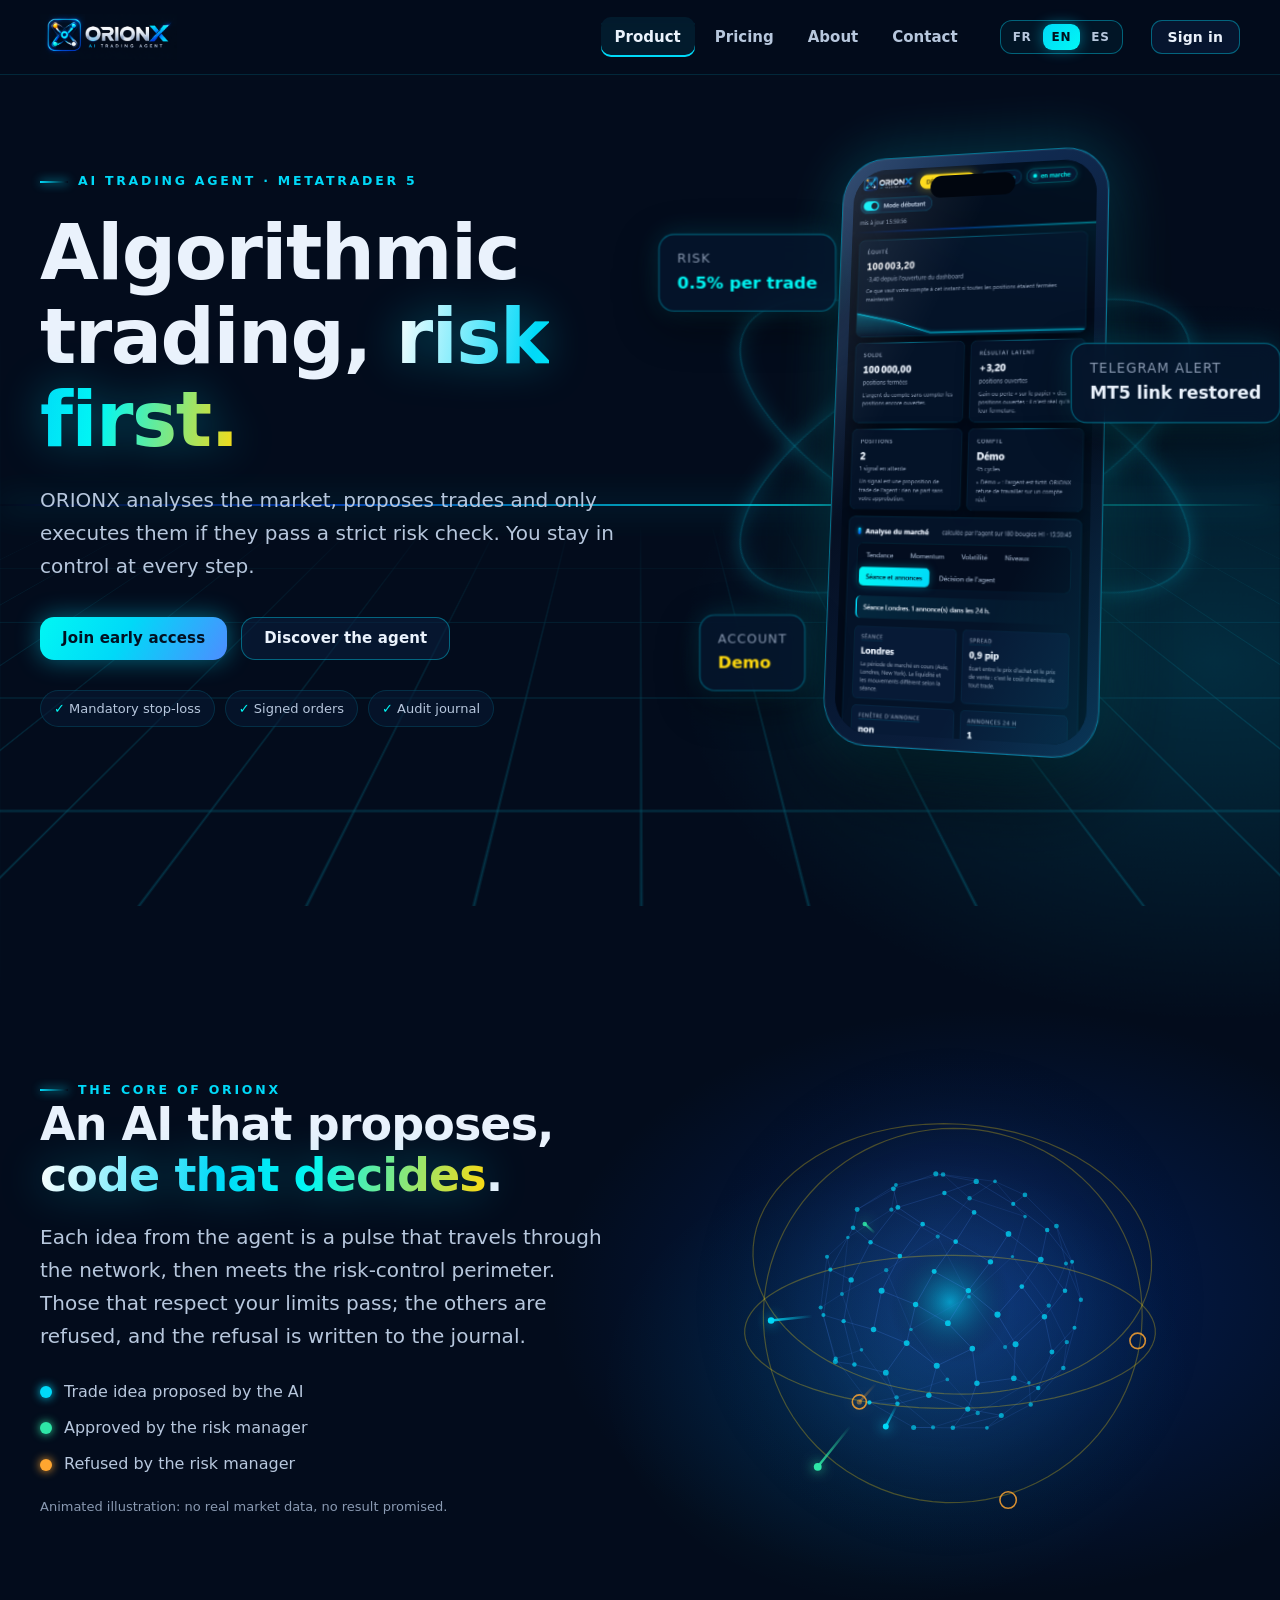
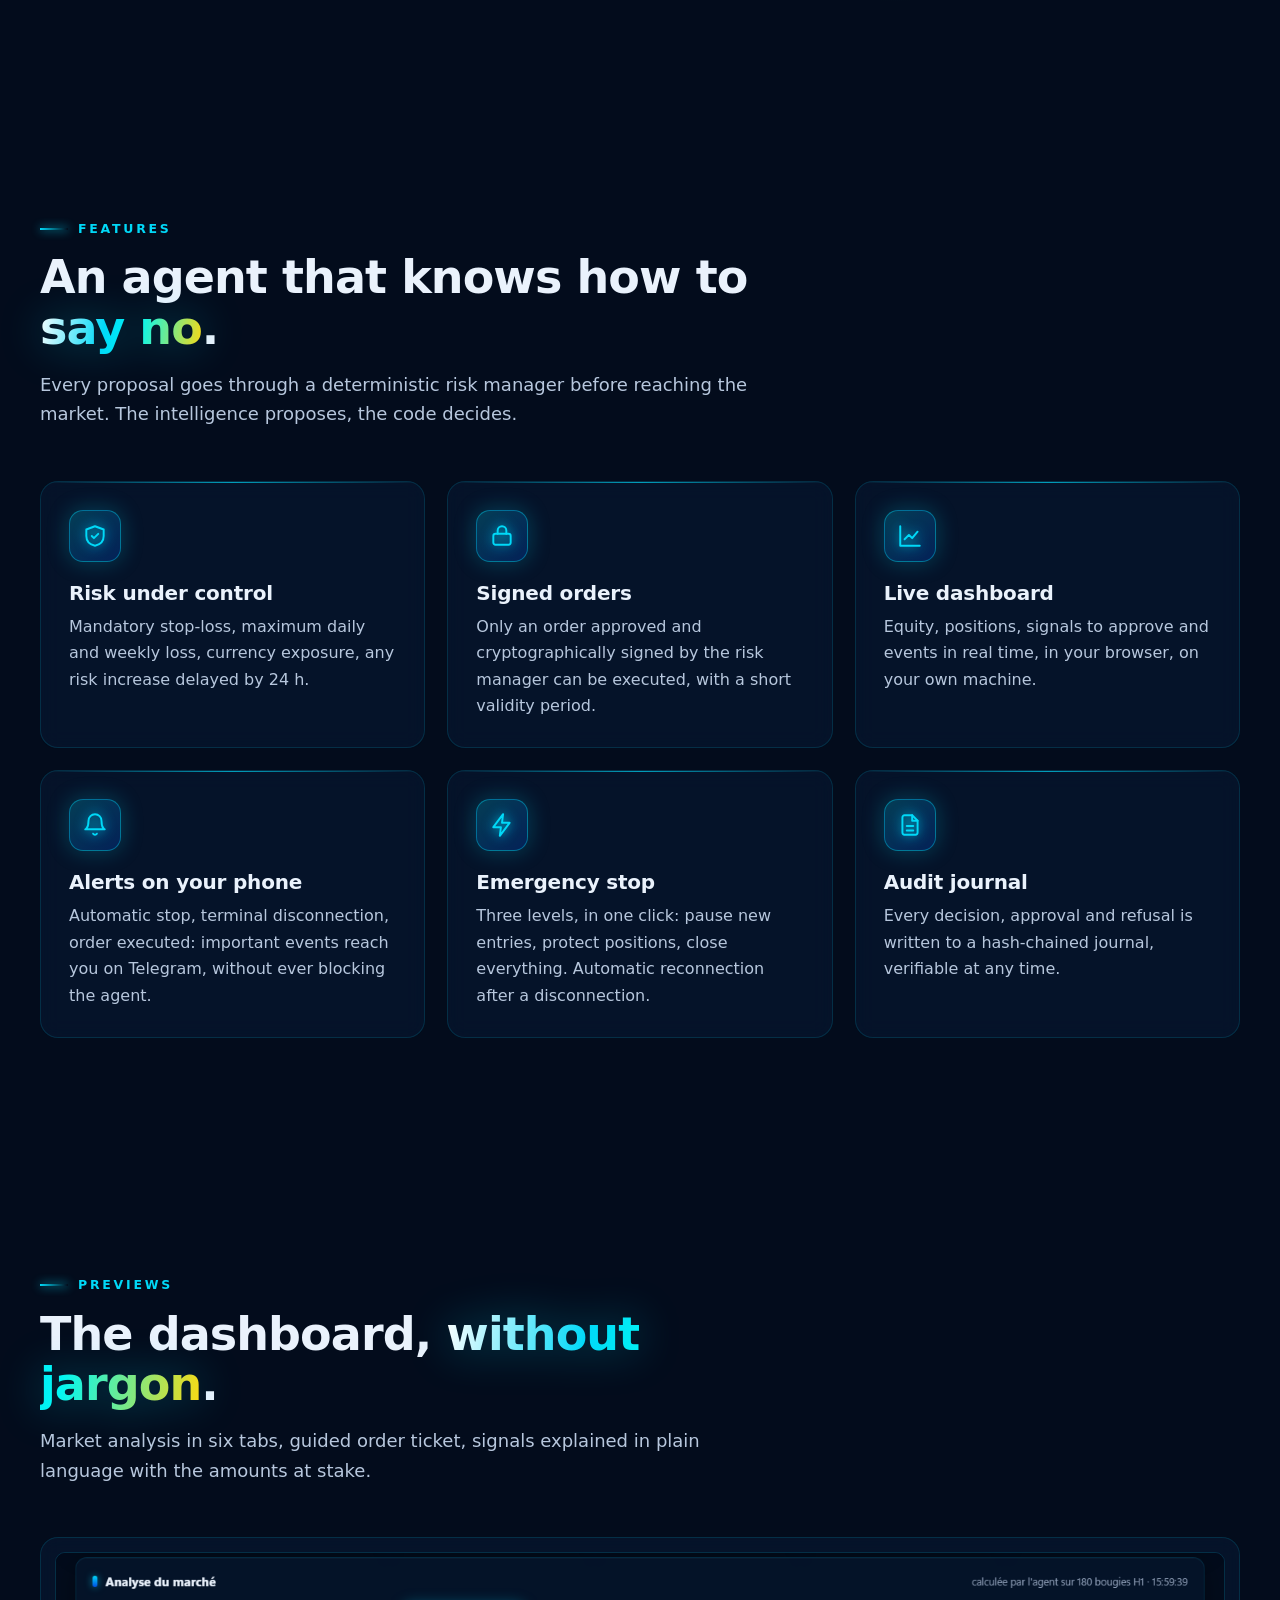
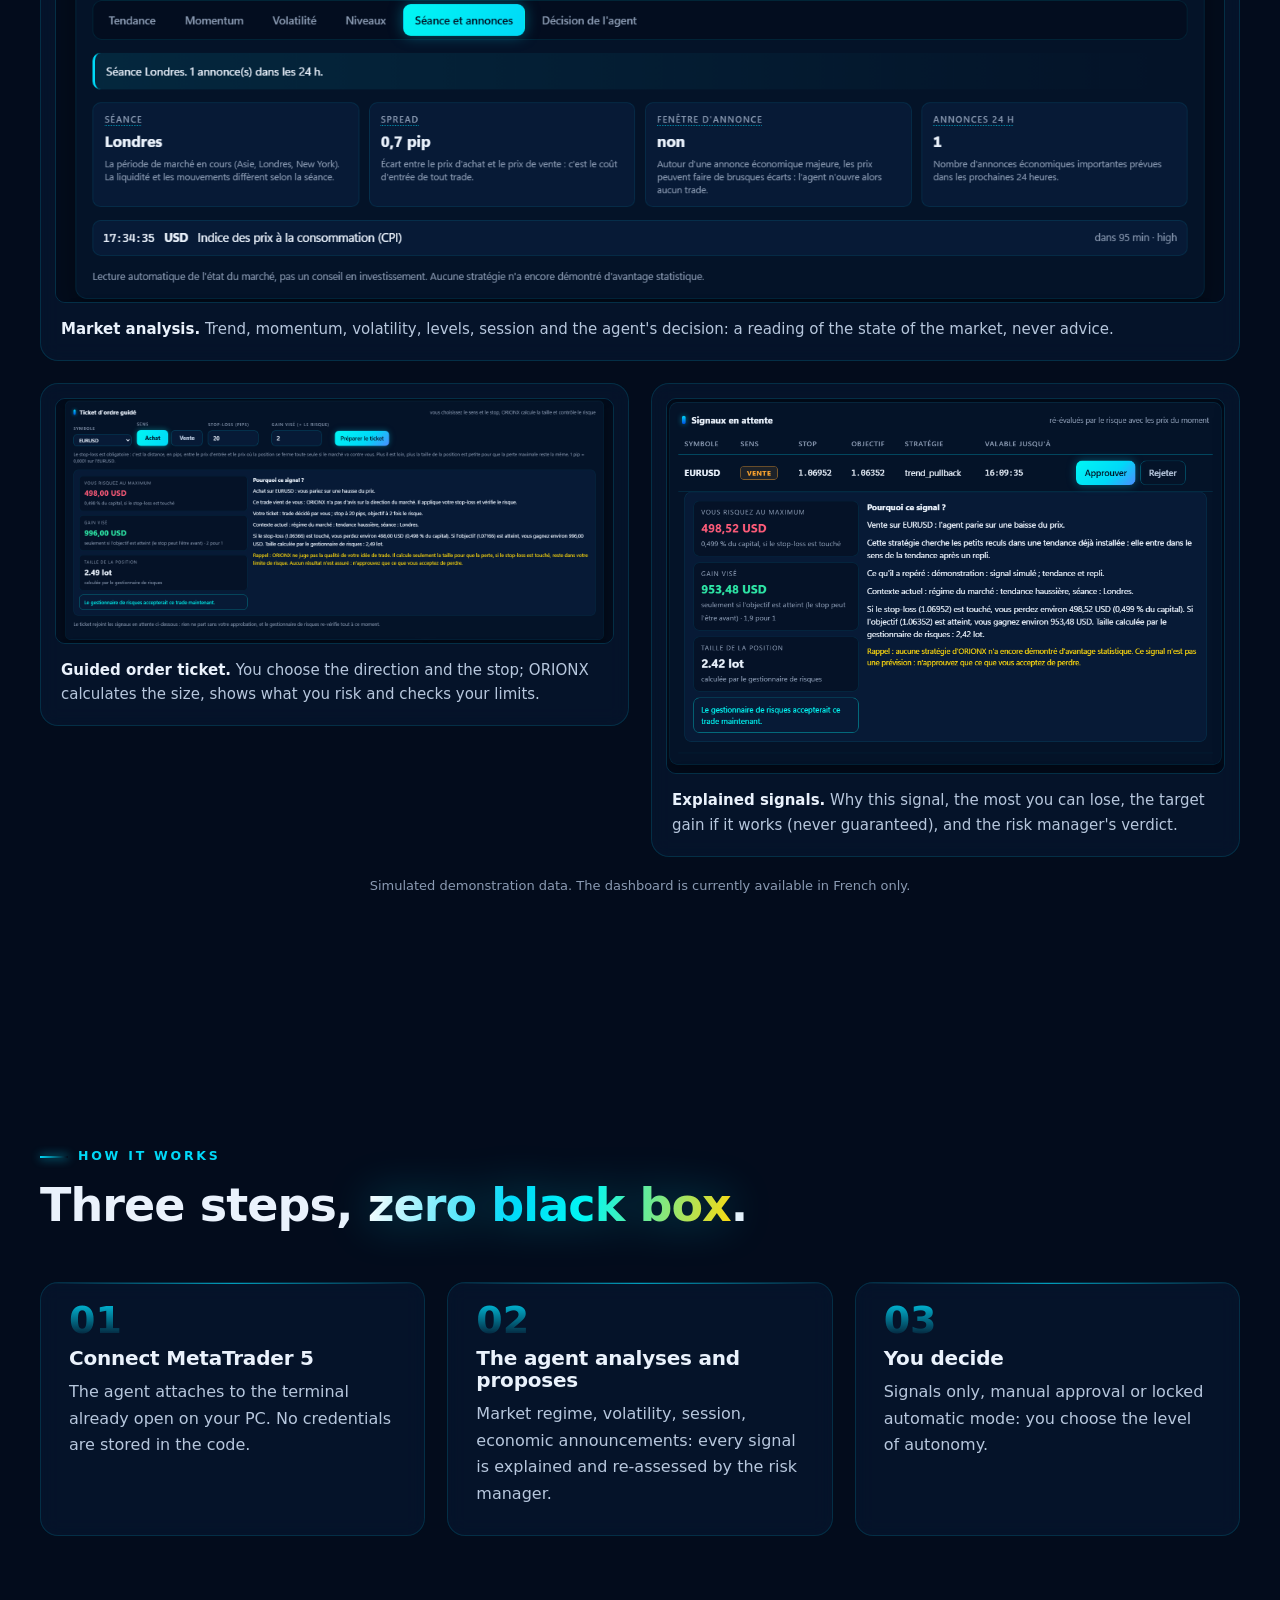
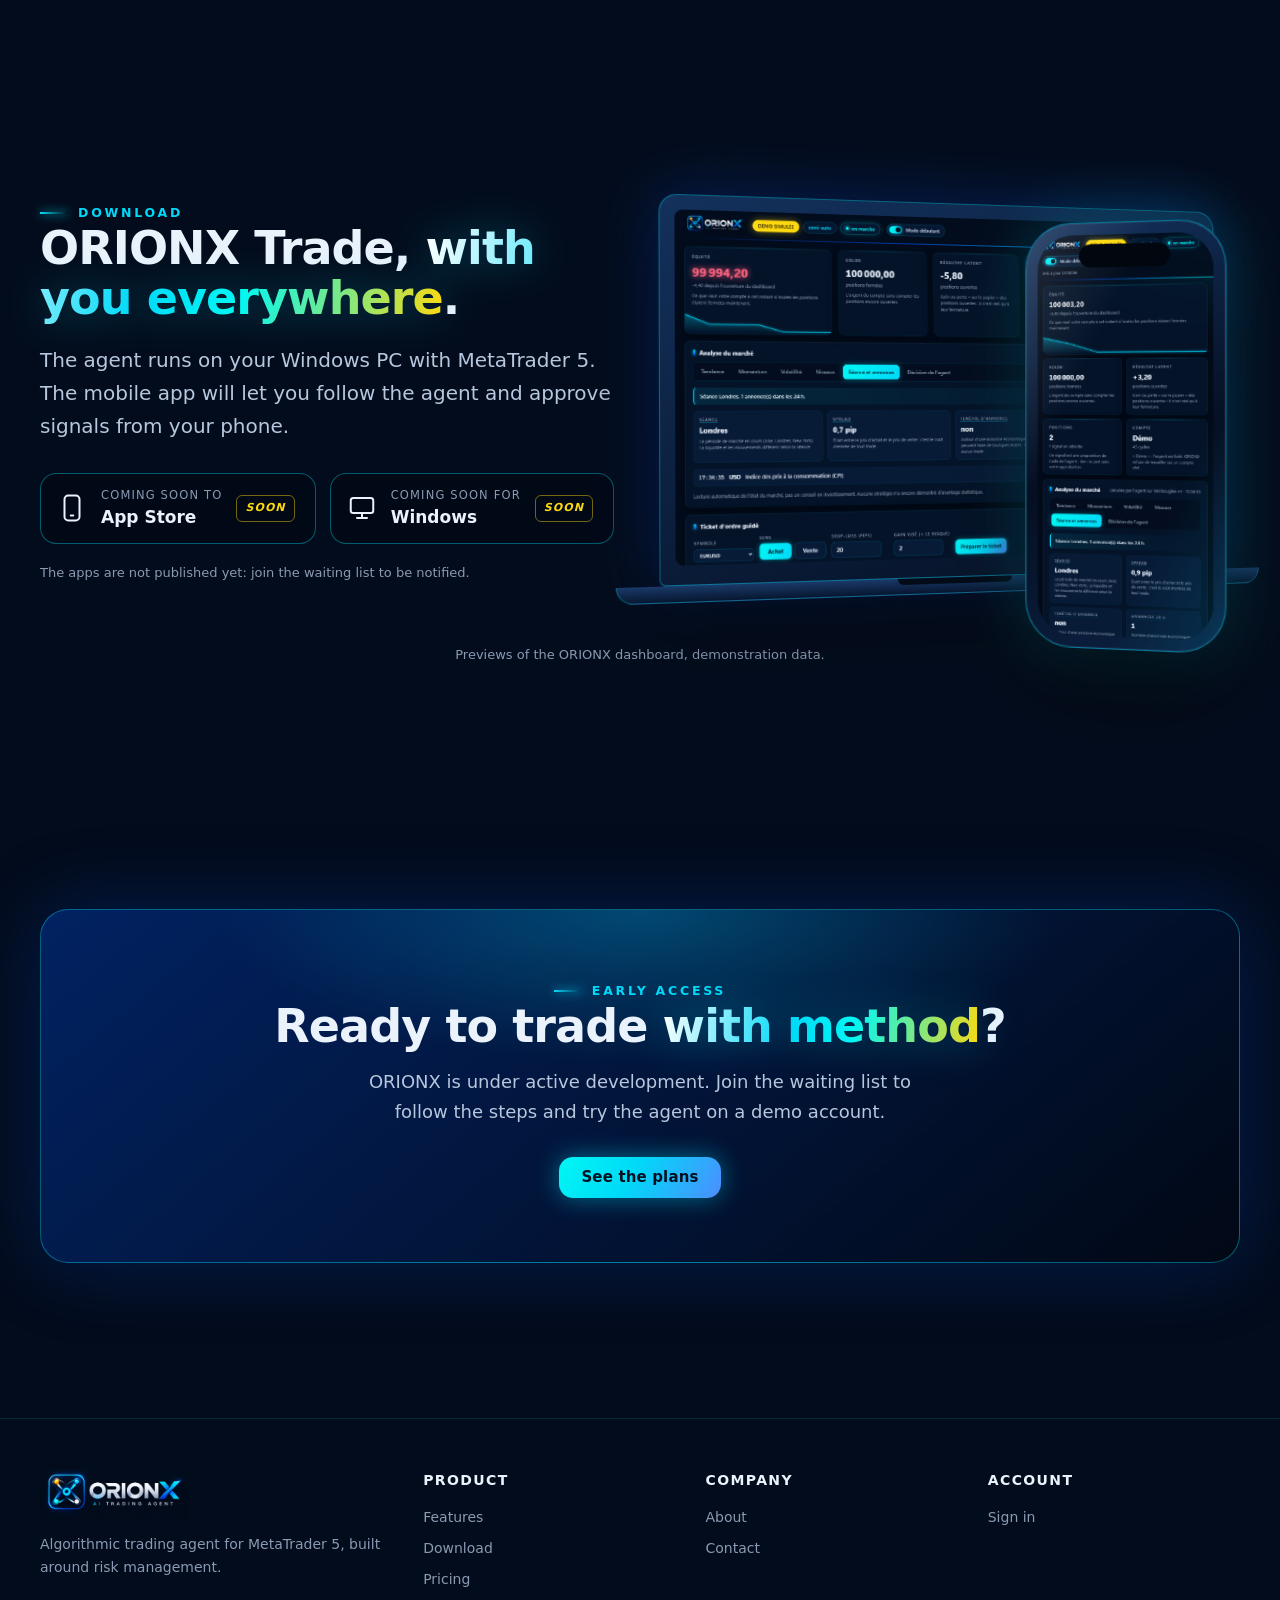
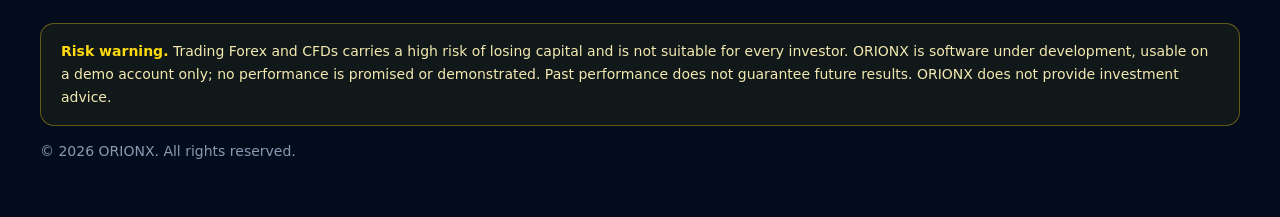
<file: index.html>
<!doctype html>
<html lang="fr">
<head>
  <meta charset="utf-8">
  <meta name="viewport" content="width=device-width, initial-scale=1">
  <meta name="color-scheme" content="dark">
  <title data-i18n="orionx-ai-trading-agent-2">ORIONX · AI Trading Agent</title>
  <meta data-i18n-attr="content:orionx-agent-de-trading-algorithmique" name="description" content="ORIONX, agent de trading algorithmique pour MetaTrader 5, conçu autour de la gestion du risque. En développement, compte démo uniquement.">
  <link rel="icon" type="image/png" href="assets/favicon.png">
  <link rel="stylesheet" href="assets/site.css">
</head>
<body>
  <header class="nav">
    <div class="wrap">
      <a class="brand" href="index.html"><img data-i18n-attr="alt:orionx-ai-trading-agent" src="assets/logo.png" alt="ORIONX, AI Trading Agent" width="138" height="46"></a>
      <button data-i18n="menu" class="burger" type="button" aria-expanded="false" aria-controls="menu">Menu</button>
      <ul id="menu">
        <li><a data-i18n="produit" href="index.html">Produit</a></li>
        <li><a data-i18n="abonnement" href="abonnement.html">Abonnement</a></li>
        <li><a data-i18n="a-propos" href="a-propos.html">À propos</a></li>
        <li><a data-i18n="contact" href="contact.html">Contact</a></li>
      </ul>
      <div class="lang" role="group" data-i18n-attr="aria-label:lang-group" aria-label="Langue"><button type="button" data-lang="fr" aria-pressed="true">FR</button><button type="button" data-lang="en" aria-pressed="false">EN</button><button type="button" data-lang="es" aria-pressed="false">ES</button></div>
      <a data-i18n="se-connecter" class="btn btn-sm login" href="connexion.html">Se connecter</a>
    </div>
  </header>

  <main>
    <section class="hero">
      <div class="wrap">
        <div>
          <span data-i18n="ai-trading-agent-metatrader-5" class="eyebrow">AI Trading Agent · MetaTrader 5</span>
          <h1 data-i18n="le-trading-algorithmique-risque-d">Le trading algorithmique, <span class="grad">risque d'abord.</span></h1>
          <p data-i18n="orionx-analyse-le-marche-propose" class="lead">ORIONX analyse le marché, propose des trades et ne les exécute que s'ils passent un contrôle de risque strict. Vous gardez la main à chaque étape.</p>
          <div class="ctas">
            <a data-i18n="rejoindre-l-acces-anticipe" class="btn btn-neon" href="abonnement.html">Rejoindre l'accès anticipé</a>
            <a data-i18n="decouvrir-l-agent" class="btn" href="#fonctionnalites">Découvrir l'agent</a>
          </div>
          <div class="chips">
            <span data-i18n="stop-loss-obligatoire" class="chip"><b>✓</b> Stop-loss obligatoire</span>
            <span data-i18n="ordres-signes" class="chip"><b>✓</b> Ordres signés</span>
            <span data-i18n="journal-d-audit" class="chip"><b>✓</b> Journal d'audit</span>
          </div>
        </div>
        <div class="scene" aria-hidden="true">
          <div class="scene-inner">
            <div class="orbit orbit-1"></div>
            <div class="orbit orbit-2"></div>
            <div class="core"></div>
            <div class="phone"><div class="screen"><img src="assets/apercu-mobile.png" alt=""></div></div>
            <div class="float-chip fc-1"><small data-i18n="risque">Risque</small><strong data-i18n="0-5-par-trade" class="ok">0,5 % par trade</strong></div>
            <div class="float-chip fc-2"><small data-i18n="alerte-telegram">Alerte Telegram</small><strong data-i18n="liaison-mt5-retablie">Liaison MT5 rétablie</strong></div>
            <div class="float-chip fc-3"><small data-i18n="compte">Compte</small><strong data-i18n="demo" class="warn">Démo</strong></div>
          </div>
        </div>
      </div>
      <div class="horizon"></div>
      <div class="floor"></div>
    </section>

    <section class="section core-section" id="coeur">
      <div class="wrap core-grid">
        <div class="reveal">
          <span data-i18n="le-cur-d-orionx" class="eyebrow">Le cœur d'ORIONX</span>
          <h2 data-i18n="une-ia-qui-propose-un">Une IA qui propose, <span class="grad">un code qui décide</span>.</h2>
          <p data-i18n="chaque-idee-de-l-agent" class="lead">Chaque idée de l'agent est une impulsion qui traverse le réseau, puis rencontre le périmètre de contrôle du risque. Celles qui respectent vos limites passent ; les autres sont refusées, et le refus est inscrit au journal.</p>
          <ul class="legend">
            <li data-i18n="idee-de-trade-proposee-par"><i class="dot d-idea"></i> Idée de trade proposée par l'IA</li>
            <li data-i18n="validee-par-le-gestionnaire-de"><i class="dot d-ok"></i> Validée par le gestionnaire de risques</li>
            <li data-i18n="refusee-par-le-gestionnaire-de"><i class="dot d-no"></i> Refusée par le gestionnaire de risques</li>
          </ul>
          <p data-i18n="illustration-animee-aucune-donnee-de" class="caption">Illustration animée : aucune donnée de marché réelle, aucun résultat promis.</p>
        </div>
        <div class="core3d reveal">
          <canvas data-i18n-attr="aria-label:illustration-animee-un-reseau-neuronal" id="core3d" width="560" height="560" role="img" aria-label="Illustration animée : un réseau neuronal en 3D entouré d'un périmètre de contrôle du risque que traversent, ou que n'atteignent pas, les idées de trade."></canvas>
        </div>
      </div>
    </section>

    <section class="section" id="fonctionnalites">
      <div class="wrap">
        <div class="section-head reveal">
          <span data-i18n="fonctionnalites" class="eyebrow">Fonctionnalités</span>
          <h2 data-i18n="un-agent-qui-sait-dire">Un agent qui sait <span class="grad">dire non</span>.</h2>
          <p data-i18n="chaque-proposition-traverse-un-gestionnaire">Chaque proposition traverse un gestionnaire de risques déterministe avant d'atteindre le marché. L'intelligence propose, le code décide.</p>
        </div>
        <div class="grid grid-3">
          <article class="card reveal">
            <div class="icon"><svg viewBox="0 0 24 24"><path d="M12 3l8 3v6c0 5-3.5 8-8 9-4.5-1-8-4-8-9V6z"/><path d="M9 12l2 2 4-4"/></svg></div>
            <h3 data-i18n="risque-sous-controle">Risque sous contrôle</h3>
            <p data-i18n="stop-loss-obligatoire-perte-maximale">Stop-loss obligatoire, perte maximale du jour et de la semaine, exposition par devise, toute hausse du risque retardée de 24 h.</p>
          </article>
          <article class="card reveal">
            <div class="icon"><svg viewBox="0 0 24 24"><rect x="4" y="10" width="16" height="10" rx="2"/><path d="M8 10V7a4 4 0 0 1 8 0v3"/></svg></div>
            <h3 data-i18n="ordres-signes-2">Ordres signés</h3>
            <p data-i18n="seul-un-ordre-approuve-et">Seul un ordre approuvé et signé cryptographiquement par le gestionnaire de risques peut être exécuté, avec une courte durée de validité.</p>
          </article>
          <article class="card reveal">
            <div class="icon"><svg viewBox="0 0 24 24"><path d="M3 3v18h18"/><path d="M7 15l4-4 3 3 5-6"/></svg></div>
            <h3 data-i18n="dashboard-en-direct">Dashboard en direct</h3>
            <p data-i18n="equite-positions-signaux-a-approuver">Équité, positions, signaux à approuver et événements en temps réel, dans votre navigateur, sur votre propre machine.</p>
          </article>
          <article class="card reveal">
            <div class="icon"><svg viewBox="0 0 24 24"><path d="M18 8a6 6 0 0 0-12 0c0 7-3 8-3 8h18s-3-1-3-8"/><path d="M13.7 20a2 2 0 0 1-3.4 0"/></svg></div>
            <h3 data-i18n="alertes-sur-votre-telephone">Alertes sur votre téléphone</h3>
            <p data-i18n="arret-automatique-coupure-du-terminal">Arrêt automatique, coupure du terminal, ordre exécuté : les événements importants arrivent sur Telegram, sans jamais bloquer l'agent.</p>
          </article>
          <article class="card reveal">
            <div class="icon"><svg viewBox="0 0 24 24"><path d="M13 2L4 14h7l-1 8 9-12h-7z"/></svg></div>
            <h3 data-i18n="arret-d-urgence">Arrêt d'urgence</h3>
            <p data-i18n="trois-niveaux-en-un-clic">Trois niveaux, en un clic : pause des entrées, protection des positions, clôture totale. Reconnexion automatique après une coupure.</p>
          </article>
          <article class="card reveal">
            <div class="icon"><svg viewBox="0 0 24 24"><path d="M14 3H7a2 2 0 0 0-2 2v14a2 2 0 0 0 2 2h10a2 2 0 0 0 2-2V8z"/><path d="M14 3v5h5M9 13h6M9 17h6"/></svg></div>
            <h3 data-i18n="journal-d-audit-2">Journal d'audit</h3>
            <p data-i18n="chaque-decision-approbation-et-refus">Chaque décision, approbation et refus est inscrit dans un journal chaîné par hachage, vérifiable à tout moment.</p>
          </article>
        </div>
      </div>
    </section>

    <section class="section" id="apercus">
      <div class="wrap">
        <div class="section-head reveal">
          <span data-i18n="apercus" class="eyebrow">Aperçus</span>
          <h2 data-i18n="le-tableau-de-bord-sans">Le tableau de bord, <span class="grad">sans jargon</span>.</h2>
          <p data-i18n="analyse-du-marche-en-six">Analyse du marché en six onglets, ticket d'ordre guidé, signaux expliqués en langage simple avec les montants en jeu.</p>
        </div>
        <div class="gallery">
          <figure class="shot wide reveal">
            <img data-i18n-attr="alt:onglet-seance-et-annonces-de" src="assets/galerie-analyse.png" width="1440" height="430" loading="lazy" alt="Onglet Séance et annonces de l'analyse du marché : séance de Londres, spread, fenêtre d'annonce et prochaine annonce économique.">
            <figcaption data-i18n="analyse-du-marche-tendance-momentum"><strong>Analyse du marché.</strong> Tendance, momentum, volatilité, niveaux, séance et décision de l'agent : une lecture de l'état du marché, jamais un conseil.</figcaption>
          </figure>
          <figure class="shot reveal">
            <img data-i18n-attr="alt:ticket-d-ordre-guide-vous-2" src="assets/galerie-ticket.png" width="1440" height="630" loading="lazy" alt="Ticket d'ordre guidé : vous choisissez le sens et le stop-loss, ORIONX calcule la taille et affiche le risque maximal en dollars.">
            <figcaption data-i18n="ticket-d-ordre-guide-vous"><strong>Ticket d'ordre guidé.</strong> Vous choisissez le sens et le stop ; ORIONX calcule la taille, montre ce que vous risquez et vérifie vos limites.</figcaption>
          </figure>
          <figure class="shot reveal">
            <img data-i18n-attr="alt:signal-en-attente-avec-la" src="assets/galerie-signal.png" width="930" height="600" loading="lazy" alt="Signal en attente avec la carte Pourquoi ce signal : perte maximale, gain visé, taille du lot et verdict du gestionnaire de risques.">
            <figcaption data-i18n="signaux-expliques-pourquoi-ce-signal"><strong>Signaux expliqués.</strong> Pourquoi ce signal, combien vous risquez au maximum, le gain visé s'il réussit (sans aucune garantie), et le verdict du gestionnaire de risques.</figcaption>
          </figure>
        </div>
        <p data-i18n="donnees-de-demonstration-simulees-le" class="caption center">Données de démonstration simulées. Le tableau de bord est actuellement disponible en français.</p>
      </div>
    </section>

    <section class="section">
      <div class="wrap">
        <div class="section-head reveal">
          <span data-i18n="comment-ca-marche" class="eyebrow">Comment ça marche</span>
          <h2 data-i18n="trois-etapes-zero-boite-noire">Trois étapes, <span class="grad">zéro boîte noire</span>.</h2>
        </div>
        <div class="grid grid-3 steps">
          <article class="card step reveal"><h3 data-i18n="connectez-metatrader-5">Connectez MetaTrader 5</h3><p data-i18n="l-agent-se-rattache-au">L'agent se rattache au terminal déjà ouvert sur votre PC. Aucun identifiant n'est stocké dans le code.</p></article>
          <article class="card step reveal"><h3 data-i18n="l-agent-analyse-et-propose">L'agent analyse et propose</h3><p data-i18n="regime-de-marche-volatilite-seance">Régime de marché, volatilité, séance, annonces économiques : chaque signal est expliqué et ré-évalué par le risque.</p></article>
          <article class="card step reveal"><h3 data-i18n="vous-decidez">Vous décidez</h3><p data-i18n="signaux-seuls-approbation-manuelle-ou">Signaux seuls, approbation manuelle ou automatique verrouillée : vous choisissez le niveau d'autonomie.</p></article>
        </div>
      </div>
    </section>

    <section class="section" id="telecharger">
      <div class="wrap download">
        <div class="reveal">
          <span data-i18n="telecharger" class="eyebrow">Télécharger</span>
          <h2 data-i18n="orionx-trade-partout-avec-vous">ORIONX Trade, <span class="grad">partout avec vous</span>.</h2>
          <p data-i18n="l-agent-tourne-sur-votre" class="lead">L'agent tourne sur votre PC Windows avec MetaTrader 5. L'application mobile permettra de suivre l'agent et d'approuver les signaux depuis votre téléphone.</p>
          <div class="stores">
            <a class="store" href="contact.html?sujet=Liste%20d%27attente">
              <svg viewBox="0 0 24 24"><rect x="6" y="2" width="12" height="20" rx="3"/><path d="M11 18h2"/></svg>
              <div><span data-i18n="bientot-sur">Bientôt sur</span><strong data-i18n="app-store">App Store</strong></div>
              <em data-i18n="bientot" class="soon">BIENTÔT</em>
            </a>
            <a class="store" href="contact.html?sujet=Liste%20d%27attente">
              <svg viewBox="0 0 24 24"><rect x="3" y="4" width="18" height="12" rx="2"/><path d="M8 20h8M12 16v4"/></svg>
              <div><span data-i18n="bientot-pour">Bientôt pour</span><strong data-i18n="windows">Windows</strong></div>
              <em data-i18n="bientot" class="soon">BIENTÔT</em>
            </a>
          </div>
          <p data-i18n="les-applications-ne-sont-pas" class="caption">Les applications ne sont pas encore publiées : inscrivez-vous à la liste d'attente pour être prévenu.</p>
        </div>
        <div class="devices reveal" aria-hidden="true">
          <div class="laptop"><div class="lid"><img src="assets/apercu-ordinateur.png" alt=""></div><div class="base"></div></div>
          <div class="phone"><div class="screen"><img src="assets/apercu-mobile.png" alt=""></div></div>
        </div>
      </div>
      <p data-i18n="apercus-du-tableau-de-bord" class="wrap caption center">Aperçus du tableau de bord ORIONX, données de démonstration.</p>
    </section>

    <section class="section">
      <div class="wrap">
        <div class="cta-band reveal">
          <span data-i18n="acces-anticipe" class="eyebrow">Accès anticipé</span>
          <h2 data-i18n="pret-a-trader-avec-methode">Prêt à trader <span class="grad">avec méthode</span> ?</h2>
          <p data-i18n="orionx-est-en-developpement-actif">ORIONX est en développement actif. Rejoignez la liste d'attente pour suivre les étapes et tester l'agent en compte démo.</p>
          <a data-i18n="voir-les-offres" class="btn btn-neon" href="abonnement.html">Voir les offres</a>
        </div>
      </div>
    </section>
  </main>

  <footer class="footer">
    <div class="wrap">
      <div class="cols">
        <div><a class="brand" href="index.html"><img data-i18n-attr="alt:orionx" src="assets/logo.png" alt="ORIONX" width="150" height="50"></a><p data-i18n="agent-de-trading-algorithmique-pour">Agent de trading algorithmique pour MetaTrader 5, conçu autour de la gestion du risque.</p></div>
        <div><h4 data-i18n="produit">Produit</h4><ul><li><a data-i18n="fonctionnalites" href="index.html#fonctionnalites">Fonctionnalités</a></li><li><a data-i18n="telecharger" href="index.html#telecharger">Télécharger</a></li><li><a data-i18n="abonnement" href="abonnement.html">Abonnement</a></li></ul></div>
        <div><h4 data-i18n="societe">Société</h4><ul><li><a data-i18n="a-propos" href="a-propos.html">À propos</a></li><li><a data-i18n="contact" href="contact.html">Contact</a></li></ul></div>
        <div><h4 data-i18n="compte">Compte</h4><ul><li><a data-i18n="se-connecter" href="connexion.html">Se connecter</a></li></ul></div>
      </div>
      <p data-i18n="avertissement-sur-les-risques-le" class="risk"><strong>Avertissement sur les risques.</strong> Le trading sur le Forex et les CFD comporte un risque élevé de perte en capital et ne convient pas à tous les investisseurs. ORIONX est un logiciel en développement, utilisable uniquement sur compte démo ; aucune performance n'est promise ni démontrée. Les performances passées ne préjugent pas des performances futures. ORIONX ne fournit pas de conseil en investissement.</p>
      <p data-i18n="2026-orionx-tous-droits-reserves">© <span data-year>2026</span> ORIONX. Tous droits réservés.</p>
    </div>
  </footer>
  <script src="assets/i18n/en.js"></script>
  <script src="assets/i18n/es.js"></script>
  <script src="assets/i18n.js"></script>
  <script src="assets/site.js"></script>
  <script src="assets/core3d.js"></script>
</body>
</html>
</file>
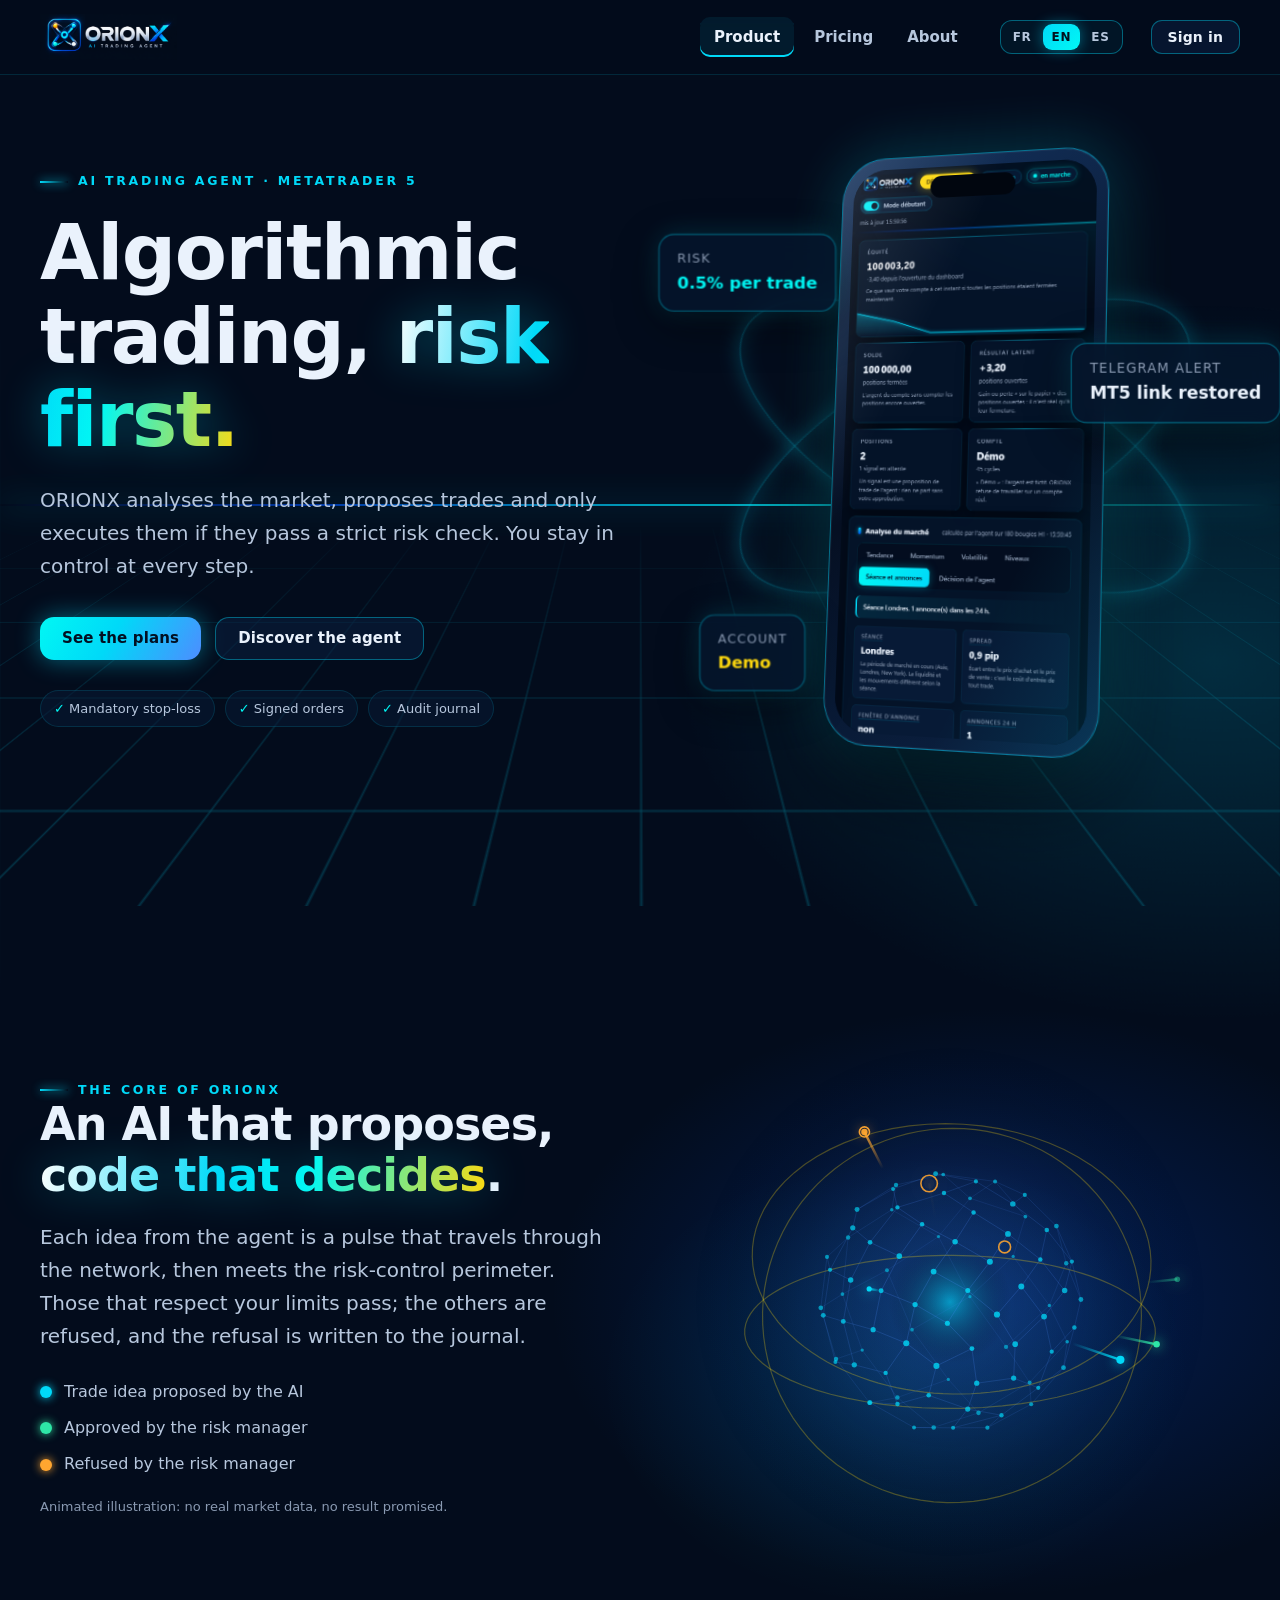
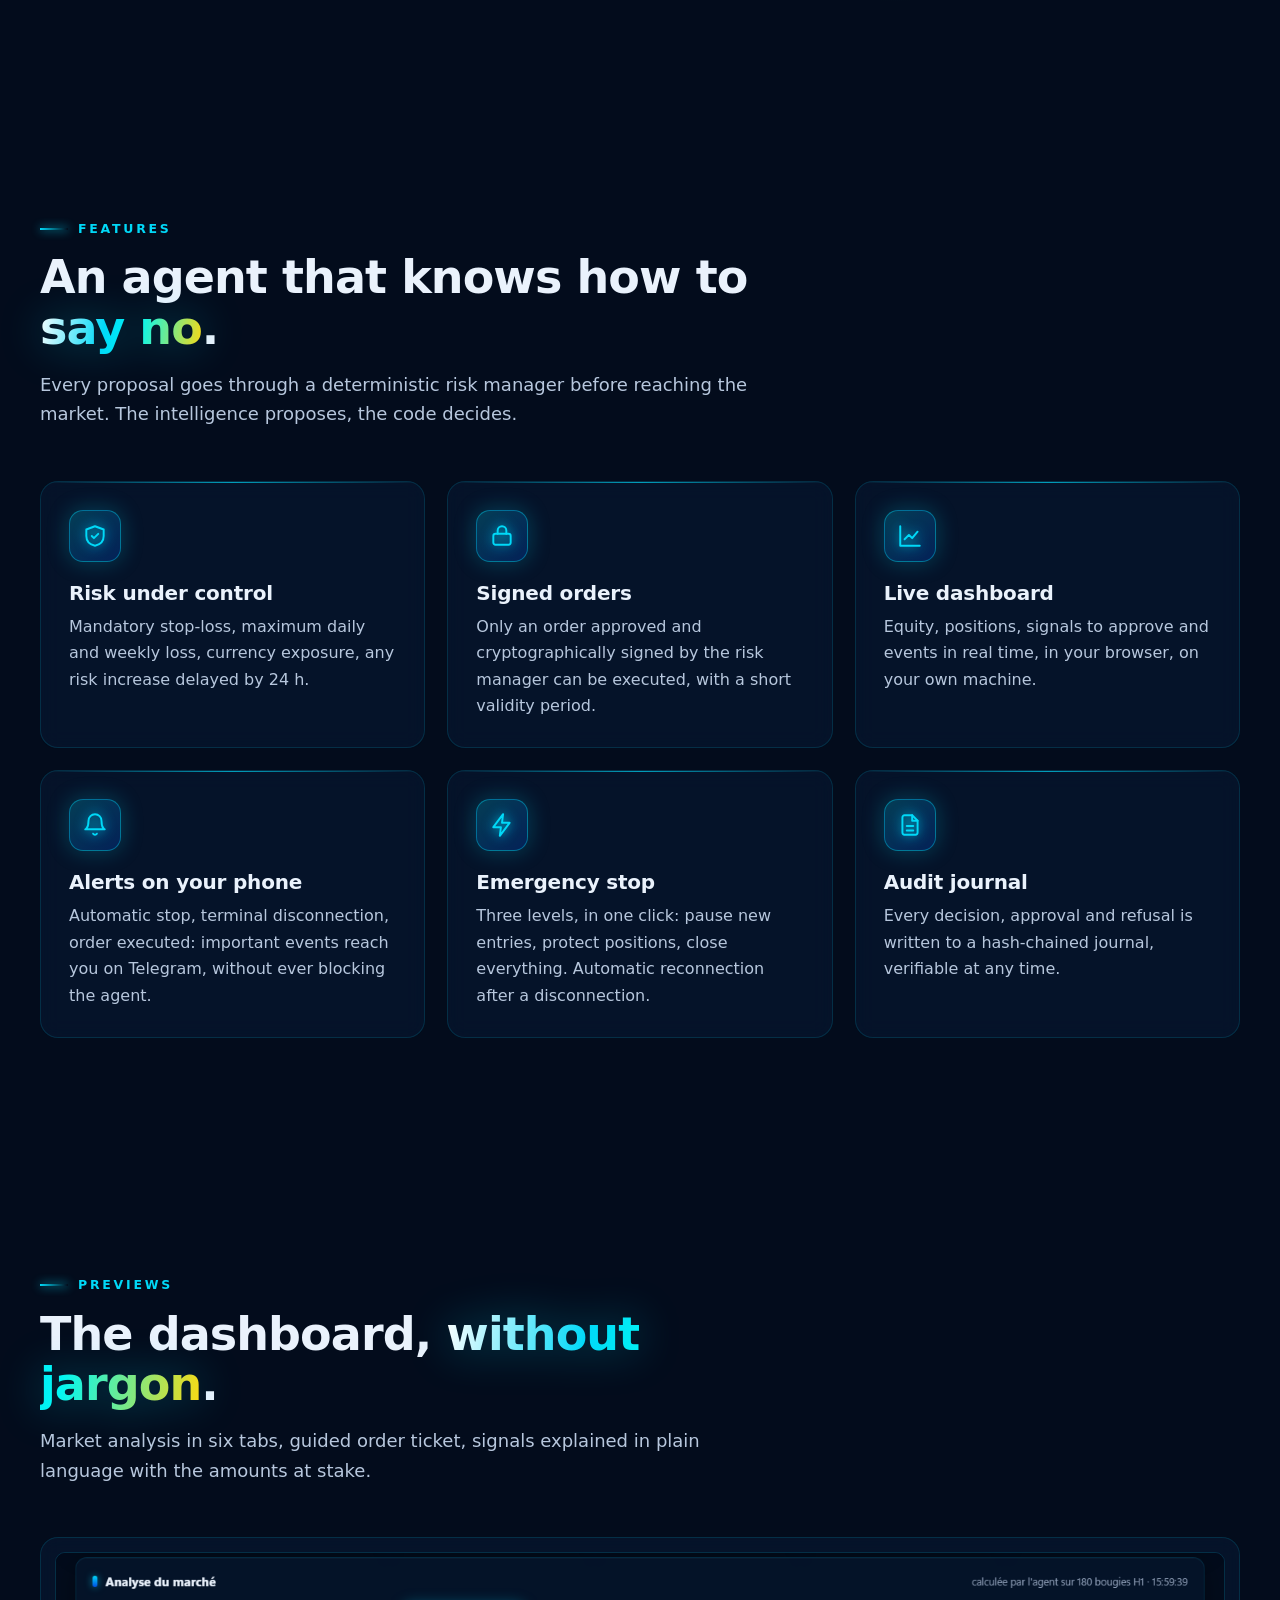
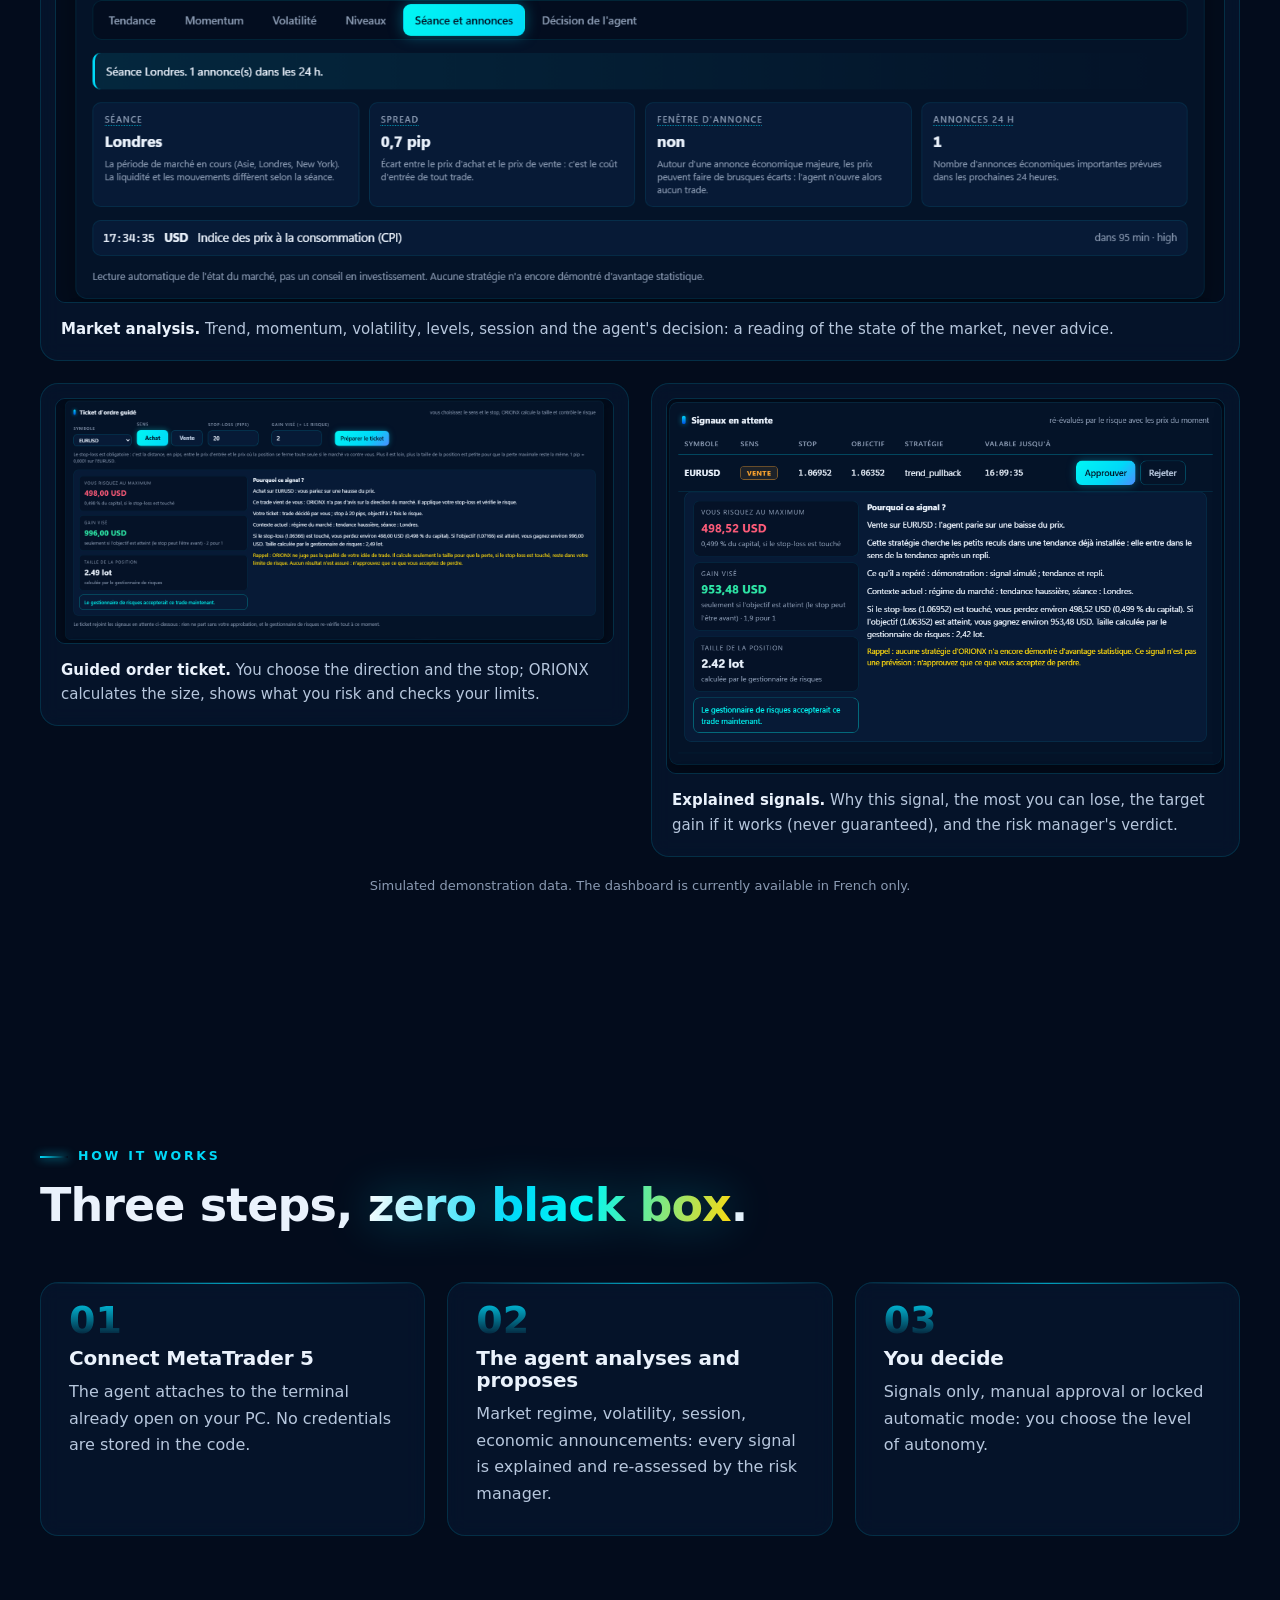
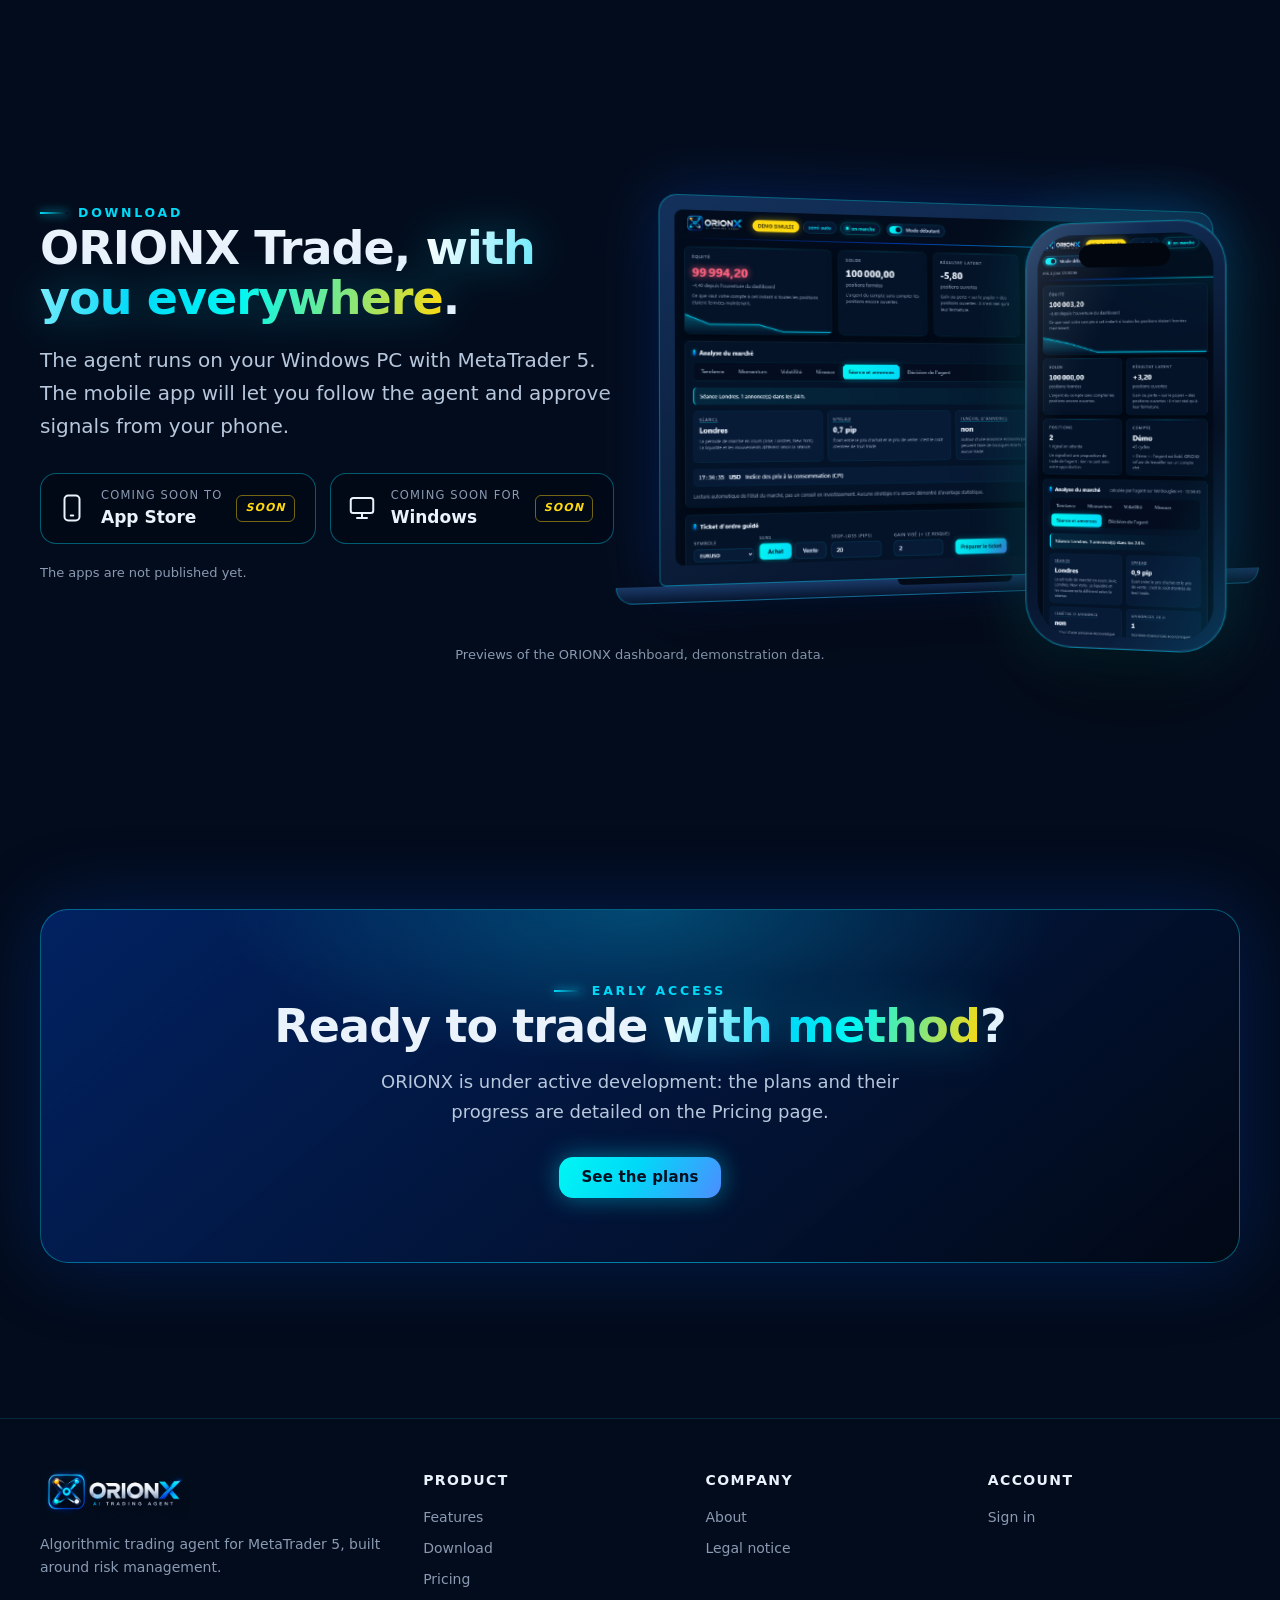
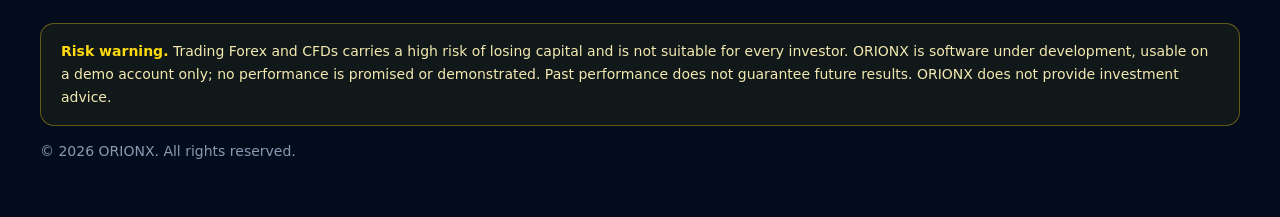
<file: site/index.html>
<!doctype html>
<html lang="fr">
<head>
  <meta charset="utf-8">
  <meta name="viewport" content="width=device-width, initial-scale=1">
  <meta name="color-scheme" content="dark">
  <title data-i18n="orionx-ai-trading-agent-2">ORIONX · AI Trading Agent</title>
  <meta data-i18n-attr="content:orionx-agent-de-trading-algorithmique" name="description" content="ORIONX, agent de trading algorithmique pour MetaTrader 5, conçu autour de la gestion du risque. En développement, compte démo uniquement.">
  <link rel="icon" type="image/png" href="assets/favicon.png">
  <link rel="stylesheet" href="assets/site.css">
</head>
<body>
  <header class="nav">
    <div class="wrap">
      <a class="brand" href="index.html"><img data-i18n-attr="alt:orionx-ai-trading-agent" src="assets/logo.png" alt="ORIONX, AI Trading Agent" width="138" height="46"></a>
      <button data-i18n="menu" class="burger" type="button" aria-expanded="false" aria-controls="menu">Menu</button>
      <ul id="menu">
        <li><a data-i18n="produit" href="index.html">Produit</a></li>
        <li><a data-i18n="abonnement" href="abonnement.html">Abonnement</a></li>
        <li><a data-i18n="a-propos" href="a-propos.html">À propos</a></li>
      </ul>
      <div class="lang" role="group" data-i18n-attr="aria-label:lang-group" aria-label="Langue"><button type="button" data-lang="fr" aria-pressed="true">FR</button><button type="button" data-lang="en" aria-pressed="false">EN</button><button type="button" data-lang="es" aria-pressed="false">ES</button></div>
      <a data-i18n="se-connecter" class="btn btn-sm login" href="connexion.html">Se connecter</a>
    </div>
  </header>

  <main>
    <section class="hero">
      <div class="wrap">
        <div>
          <span data-i18n="ai-trading-agent-metatrader-5" class="eyebrow">AI Trading Agent · MetaTrader 5</span>
          <h1 data-i18n="le-trading-algorithmique-risque-d">Le trading algorithmique, <span class="grad">risque d'abord.</span></h1>
          <p data-i18n="orionx-analyse-le-marche-propose" class="lead">ORIONX analyse le marché, propose des trades et ne les exécute que s'ils passent un contrôle de risque strict. Vous gardez la main à chaque étape.</p>
          <div class="ctas">
            <a data-i18n="rejoindre-l-acces-anticipe" class="btn btn-neon" href="abonnement.html">Voir les offres</a>
            <a data-i18n="decouvrir-l-agent" class="btn" href="#fonctionnalites">Découvrir l'agent</a>
          </div>
          <div class="chips">
            <span data-i18n="stop-loss-obligatoire" class="chip"><b>✓</b> Stop-loss obligatoire</span>
            <span data-i18n="ordres-signes" class="chip"><b>✓</b> Ordres signés</span>
            <span data-i18n="journal-d-audit" class="chip"><b>✓</b> Journal d'audit</span>
          </div>
        </div>
        <div class="scene" aria-hidden="true">
          <div class="scene-inner">
            <div class="orbit orbit-1"></div>
            <div class="orbit orbit-2"></div>
            <div class="core"></div>
            <div class="phone"><div class="screen"><img src="assets/apercu-mobile.png" alt=""></div></div>
            <div class="float-chip fc-1"><small data-i18n="risque">Risque</small><strong data-i18n="0-5-par-trade" class="ok">0,5 % par trade</strong></div>
            <div class="float-chip fc-2"><small data-i18n="alerte-telegram">Alerte Telegram</small><strong data-i18n="liaison-mt5-retablie">Liaison MT5 rétablie</strong></div>
            <div class="float-chip fc-3"><small data-i18n="compte">Compte</small><strong data-i18n="demo" class="warn">Démo</strong></div>
          </div>
        </div>
      </div>
      <div class="horizon"></div>
      <div class="floor"></div>
    </section>

    <section class="section core-section" id="coeur">
      <div class="wrap core-grid">
        <div class="reveal">
          <span data-i18n="le-cur-d-orionx" class="eyebrow">Le cœur d'ORIONX</span>
          <h2 data-i18n="une-ia-qui-propose-un">Une IA qui propose, <span class="grad">un code qui décide</span>.</h2>
          <p data-i18n="chaque-idee-de-l-agent" class="lead">Chaque idée de l'agent est une impulsion qui traverse le réseau, puis rencontre le périmètre de contrôle du risque. Celles qui respectent vos limites passent ; les autres sont refusées, et le refus est inscrit au journal.</p>
          <ul class="legend">
            <li data-i18n="idee-de-trade-proposee-par"><i class="dot d-idea"></i> Idée de trade proposée par l'IA</li>
            <li data-i18n="validee-par-le-gestionnaire-de"><i class="dot d-ok"></i> Validée par le gestionnaire de risques</li>
            <li data-i18n="refusee-par-le-gestionnaire-de"><i class="dot d-no"></i> Refusée par le gestionnaire de risques</li>
          </ul>
          <p data-i18n="illustration-animee-aucune-donnee-de" class="caption">Illustration animée : aucune donnée de marché réelle, aucun résultat promis.</p>
        </div>
        <div class="core3d reveal">
          <canvas data-i18n-attr="aria-label:illustration-animee-un-reseau-neuronal" id="core3d" width="560" height="560" role="img" aria-label="Illustration animée : un réseau neuronal en 3D entouré d'un périmètre de contrôle du risque que traversent, ou que n'atteignent pas, les idées de trade."></canvas>
        </div>
      </div>
    </section>

    <section class="section" id="fonctionnalites">
      <div class="wrap">
        <div class="section-head reveal">
          <span data-i18n="fonctionnalites" class="eyebrow">Fonctionnalités</span>
          <h2 data-i18n="un-agent-qui-sait-dire">Un agent qui sait <span class="grad">dire non</span>.</h2>
          <p data-i18n="chaque-proposition-traverse-un-gestionnaire">Chaque proposition traverse un gestionnaire de risques déterministe avant d'atteindre le marché. L'intelligence propose, le code décide.</p>
        </div>
        <div class="grid grid-3">
          <article class="card reveal">
            <div class="icon"><svg viewBox="0 0 24 24"><path d="M12 3l8 3v6c0 5-3.5 8-8 9-4.5-1-8-4-8-9V6z"/><path d="M9 12l2 2 4-4"/></svg></div>
            <h3 data-i18n="risque-sous-controle">Risque sous contrôle</h3>
            <p data-i18n="stop-loss-obligatoire-perte-maximale">Stop-loss obligatoire, perte maximale du jour et de la semaine, exposition par devise, toute hausse du risque retardée de 24 h.</p>
          </article>
          <article class="card reveal">
            <div class="icon"><svg viewBox="0 0 24 24"><rect x="4" y="10" width="16" height="10" rx="2"/><path d="M8 10V7a4 4 0 0 1 8 0v3"/></svg></div>
            <h3 data-i18n="ordres-signes-2">Ordres signés</h3>
            <p data-i18n="seul-un-ordre-approuve-et">Seul un ordre approuvé et signé cryptographiquement par le gestionnaire de risques peut être exécuté, avec une courte durée de validité.</p>
          </article>
          <article class="card reveal">
            <div class="icon"><svg viewBox="0 0 24 24"><path d="M3 3v18h18"/><path d="M7 15l4-4 3 3 5-6"/></svg></div>
            <h3 data-i18n="dashboard-en-direct">Dashboard en direct</h3>
            <p data-i18n="equite-positions-signaux-a-approuver">Équité, positions, signaux à approuver et événements en temps réel, dans votre navigateur, sur votre propre machine.</p>
          </article>
          <article class="card reveal">
            <div class="icon"><svg viewBox="0 0 24 24"><path d="M18 8a6 6 0 0 0-12 0c0 7-3 8-3 8h18s-3-1-3-8"/><path d="M13.7 20a2 2 0 0 1-3.4 0"/></svg></div>
            <h3 data-i18n="alertes-sur-votre-telephone">Alertes sur votre téléphone</h3>
            <p data-i18n="arret-automatique-coupure-du-terminal">Arrêt automatique, coupure du terminal, ordre exécuté : les événements importants arrivent sur Telegram, sans jamais bloquer l'agent.</p>
          </article>
          <article class="card reveal">
            <div class="icon"><svg viewBox="0 0 24 24"><path d="M13 2L4 14h7l-1 8 9-12h-7z"/></svg></div>
            <h3 data-i18n="arret-d-urgence">Arrêt d'urgence</h3>
            <p data-i18n="trois-niveaux-en-un-clic">Trois niveaux, en un clic : pause des entrées, protection des positions, clôture totale. Reconnexion automatique après une coupure.</p>
          </article>
          <article class="card reveal">
            <div class="icon"><svg viewBox="0 0 24 24"><path d="M14 3H7a2 2 0 0 0-2 2v14a2 2 0 0 0 2 2h10a2 2 0 0 0 2-2V8z"/><path d="M14 3v5h5M9 13h6M9 17h6"/></svg></div>
            <h3 data-i18n="journal-d-audit-2">Journal d'audit</h3>
            <p data-i18n="chaque-decision-approbation-et-refus">Chaque décision, approbation et refus est inscrit dans un journal chaîné par hachage, vérifiable à tout moment.</p>
          </article>
        </div>
      </div>
    </section>

    <section class="section" id="apercus">
      <div class="wrap">
        <div class="section-head reveal">
          <span data-i18n="apercus" class="eyebrow">Aperçus</span>
          <h2 data-i18n="le-tableau-de-bord-sans">Le tableau de bord, <span class="grad">sans jargon</span>.</h2>
          <p data-i18n="analyse-du-marche-en-six">Analyse du marché en six onglets, ticket d'ordre guidé, signaux expliqués en langage simple avec les montants en jeu.</p>
        </div>
        <div class="gallery">
          <figure class="shot wide reveal">
            <img data-i18n-attr="alt:onglet-seance-et-annonces-de" src="assets/galerie-analyse.png" width="1440" height="430" loading="lazy" alt="Onglet Séance et annonces de l'analyse du marché : séance de Londres, spread, fenêtre d'annonce et prochaine annonce économique.">
            <figcaption data-i18n="analyse-du-marche-tendance-momentum"><strong>Analyse du marché.</strong> Tendance, momentum, volatilité, niveaux, séance et décision de l'agent : une lecture de l'état du marché, jamais un conseil.</figcaption>
          </figure>
          <figure class="shot reveal">
            <img data-i18n-attr="alt:ticket-d-ordre-guide-vous-2" src="assets/galerie-ticket.png" width="1440" height="630" loading="lazy" alt="Ticket d'ordre guidé : vous choisissez le sens et le stop-loss, ORIONX calcule la taille et affiche le risque maximal en dollars.">
            <figcaption data-i18n="ticket-d-ordre-guide-vous"><strong>Ticket d'ordre guidé.</strong> Vous choisissez le sens et le stop ; ORIONX calcule la taille, montre ce que vous risquez et vérifie vos limites.</figcaption>
          </figure>
          <figure class="shot reveal">
            <img data-i18n-attr="alt:signal-en-attente-avec-la" src="assets/galerie-signal.png" width="930" height="600" loading="lazy" alt="Signal en attente avec la carte Pourquoi ce signal : perte maximale, gain visé, taille du lot et verdict du gestionnaire de risques.">
            <figcaption data-i18n="signaux-expliques-pourquoi-ce-signal"><strong>Signaux expliqués.</strong> Pourquoi ce signal, combien vous risquez au maximum, le gain visé s'il réussit (sans aucune garantie), et le verdict du gestionnaire de risques.</figcaption>
          </figure>
        </div>
        <p data-i18n="donnees-de-demonstration-simulees-le" class="caption center">Données de démonstration simulées. Le tableau de bord est actuellement disponible en français.</p>
      </div>
    </section>

    <section class="section">
      <div class="wrap">
        <div class="section-head reveal">
          <span data-i18n="comment-ca-marche" class="eyebrow">Comment ça marche</span>
          <h2 data-i18n="trois-etapes-zero-boite-noire">Trois étapes, <span class="grad">zéro boîte noire</span>.</h2>
        </div>
        <div class="grid grid-3 steps">
          <article class="card step reveal"><h3 data-i18n="connectez-metatrader-5">Connectez MetaTrader 5</h3><p data-i18n="l-agent-se-rattache-au">L'agent se rattache au terminal déjà ouvert sur votre PC. Aucun identifiant n'est stocké dans le code.</p></article>
          <article class="card step reveal"><h3 data-i18n="l-agent-analyse-et-propose">L'agent analyse et propose</h3><p data-i18n="regime-de-marche-volatilite-seance">Régime de marché, volatilité, séance, annonces économiques : chaque signal est expliqué et ré-évalué par le risque.</p></article>
          <article class="card step reveal"><h3 data-i18n="vous-decidez">Vous décidez</h3><p data-i18n="signaux-seuls-approbation-manuelle-ou">Signaux seuls, approbation manuelle ou automatique verrouillée : vous choisissez le niveau d'autonomie.</p></article>
        </div>
      </div>
    </section>

    <section class="section" id="telecharger">
      <div class="wrap download">
        <div class="reveal">
          <span data-i18n="telecharger" class="eyebrow">Télécharger</span>
          <h2 data-i18n="orionx-trade-partout-avec-vous">ORIONX Trade, <span class="grad">partout avec vous</span>.</h2>
          <p data-i18n="l-agent-tourne-sur-votre" class="lead">L'agent tourne sur votre PC Windows avec MetaTrader 5. L'application mobile permettra de suivre l'agent et d'approuver les signaux depuis votre téléphone.</p>
          <div class="stores">
            <div class="store" aria-disabled="true">
              <svg viewBox="0 0 24 24"><rect x="6" y="2" width="12" height="20" rx="3"/><path d="M11 18h2"/></svg>
              <div><span data-i18n="bientot-sur">Bientôt sur</span><strong data-i18n="app-store">App Store</strong></div>
              <em data-i18n="bientot" class="soon">BIENTÔT</em>
            </div>
            <div class="store" aria-disabled="true">
              <svg viewBox="0 0 24 24"><rect x="3" y="4" width="18" height="12" rx="2"/><path d="M8 20h8M12 16v4"/></svg>
              <div><span data-i18n="bientot-pour">Bientôt pour</span><strong data-i18n="windows">Windows</strong></div>
              <em data-i18n="bientot" class="soon">BIENTÔT</em>
            </div>
          </div>
          <p data-i18n="les-applications-ne-sont-pas" class="caption">Les applications ne sont pas encore publiées.</p>
        </div>
        <div class="devices reveal" aria-hidden="true">
          <div class="laptop"><div class="lid"><img src="assets/apercu-ordinateur.png" alt=""></div><div class="base"></div></div>
          <div class="phone"><div class="screen"><img src="assets/apercu-mobile.png" alt=""></div></div>
        </div>
      </div>
      <p data-i18n="apercus-du-tableau-de-bord" class="wrap caption center">Aperçus du tableau de bord ORIONX, données de démonstration.</p>
    </section>

    <section class="section">
      <div class="wrap">
        <div class="cta-band reveal">
          <span data-i18n="acces-anticipe" class="eyebrow">Accès anticipé</span>
          <h2 data-i18n="pret-a-trader-avec-methode">Prêt à trader <span class="grad">avec méthode</span> ?</h2>
          <p data-i18n="orionx-est-en-developpement-actif">ORIONX est en développement actif : les offres et leur état d'avancement sont détaillés sur la page Abonnement.</p>
          <a data-i18n="voir-les-offres" class="btn btn-neon" href="abonnement.html">Voir les offres</a>
        </div>
      </div>
    </section>
  </main>

  <footer class="footer">
    <div class="wrap">
      <div class="cols">
        <div><a class="brand" href="index.html"><img data-i18n-attr="alt:orionx" src="assets/logo.png" alt="ORIONX" width="150" height="50"></a><p data-i18n="agent-de-trading-algorithmique-pour">Agent de trading algorithmique pour MetaTrader 5, conçu autour de la gestion du risque.</p></div>
        <div><h4 data-i18n="produit">Produit</h4><ul><li><a data-i18n="fonctionnalites" href="index.html#fonctionnalites">Fonctionnalités</a></li><li><a data-i18n="telecharger" href="index.html#telecharger">Télécharger</a></li><li><a data-i18n="abonnement" href="abonnement.html">Abonnement</a></li></ul></div>
        <div><h4 data-i18n="societe">Société</h4><ul><li><a data-i18n="a-propos" href="a-propos.html">À propos</a></li><li><a data-i18n="mentions-legales" href="mentions-legales.html">Mentions légales</a></li></ul></div>
        <div><h4 data-i18n="compte">Compte</h4><ul><li><a data-i18n="se-connecter" href="connexion.html">Se connecter</a></li></ul></div>
      </div>
      <p data-i18n="avertissement-sur-les-risques-le" class="risk"><strong>Avertissement sur les risques.</strong> Le trading sur le Forex et les CFD comporte un risque élevé de perte en capital et ne convient pas à tous les investisseurs. ORIONX est un logiciel en développement, utilisable uniquement sur compte démo ; aucune performance n'est promise ni démontrée. Les performances passées ne préjugent pas des performances futures. ORIONX ne fournit pas de conseil en investissement.</p>
      <p data-i18n="2026-orionx-tous-droits-reserves">© <span data-year>2026</span> ORIONX. Tous droits réservés.</p>
    </div>
  </footer>
  <script src="assets/i18n/en.js"></script>
  <script src="assets/i18n/es.js"></script>
  <script src="assets/i18n.js"></script>
  <script src="assets/site.js"></script>
  <script src="assets/core3d.js"></script>
</body>
</html>
</file>
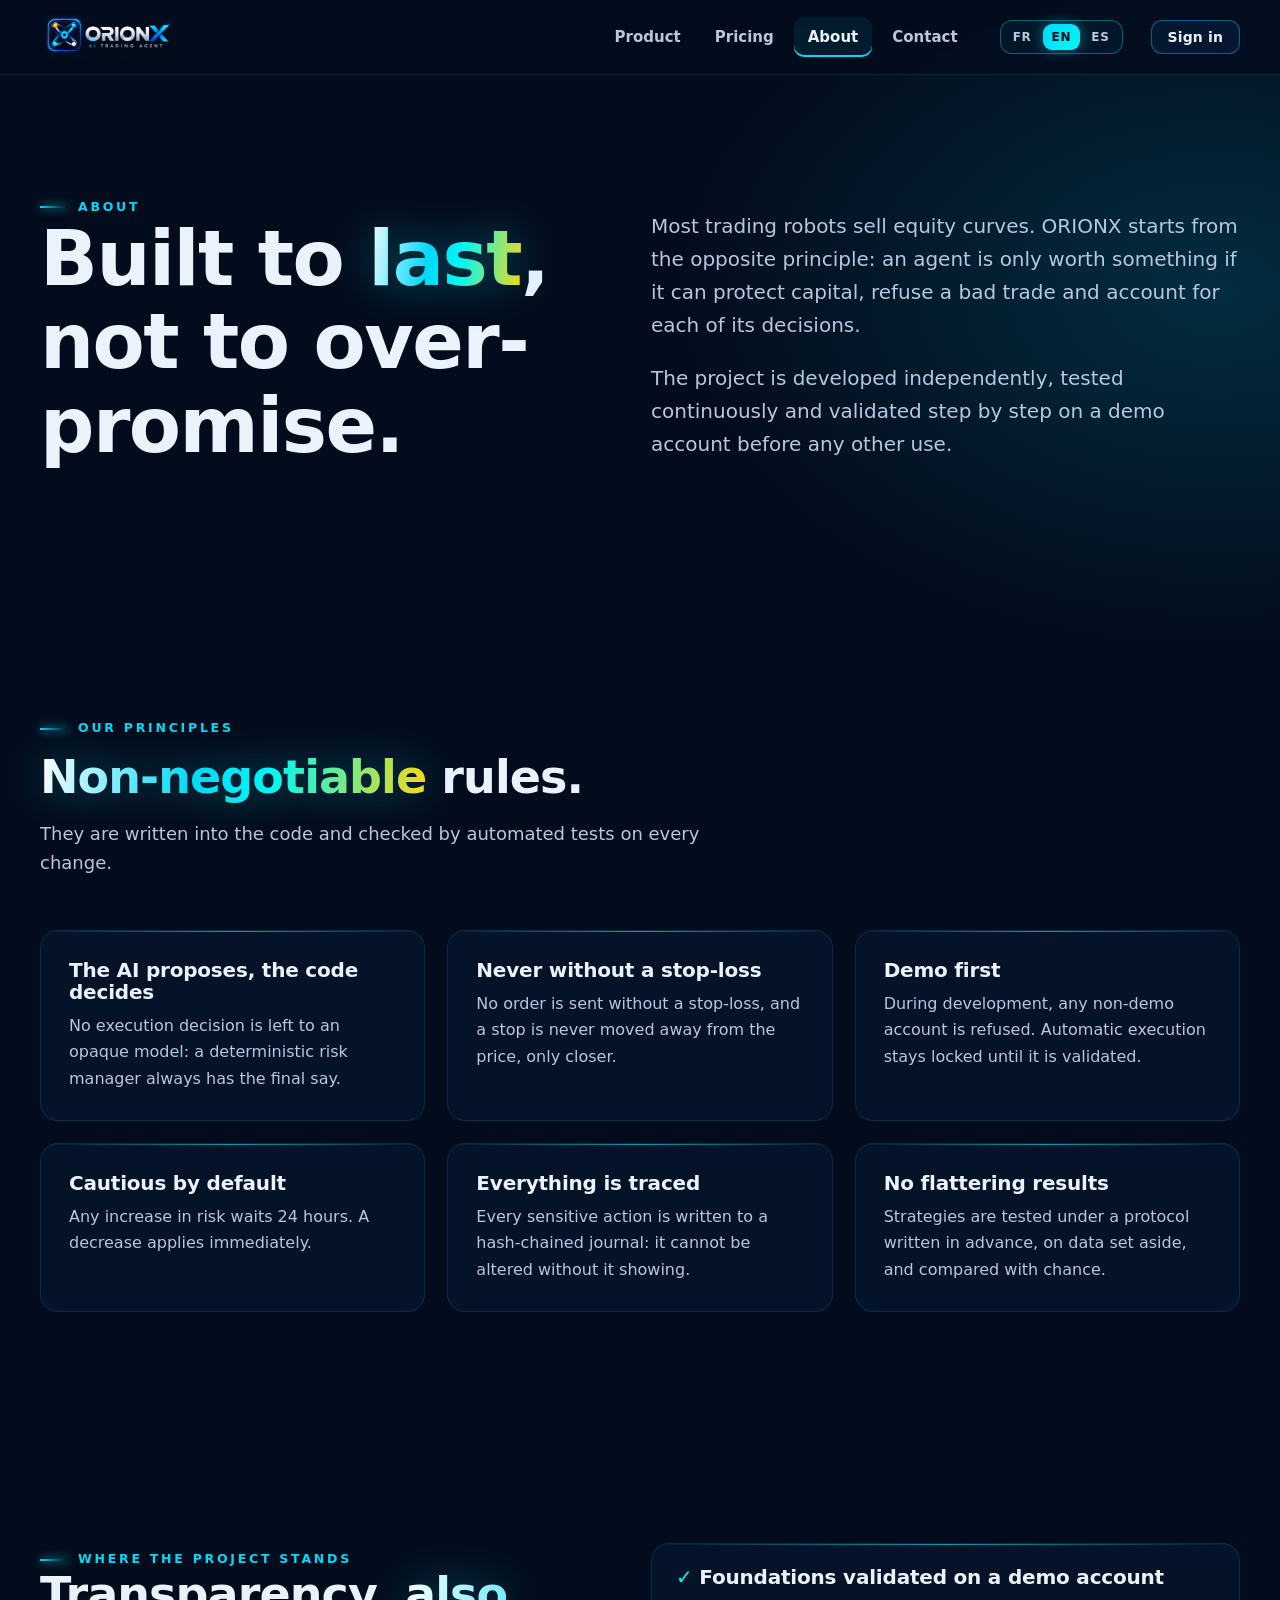
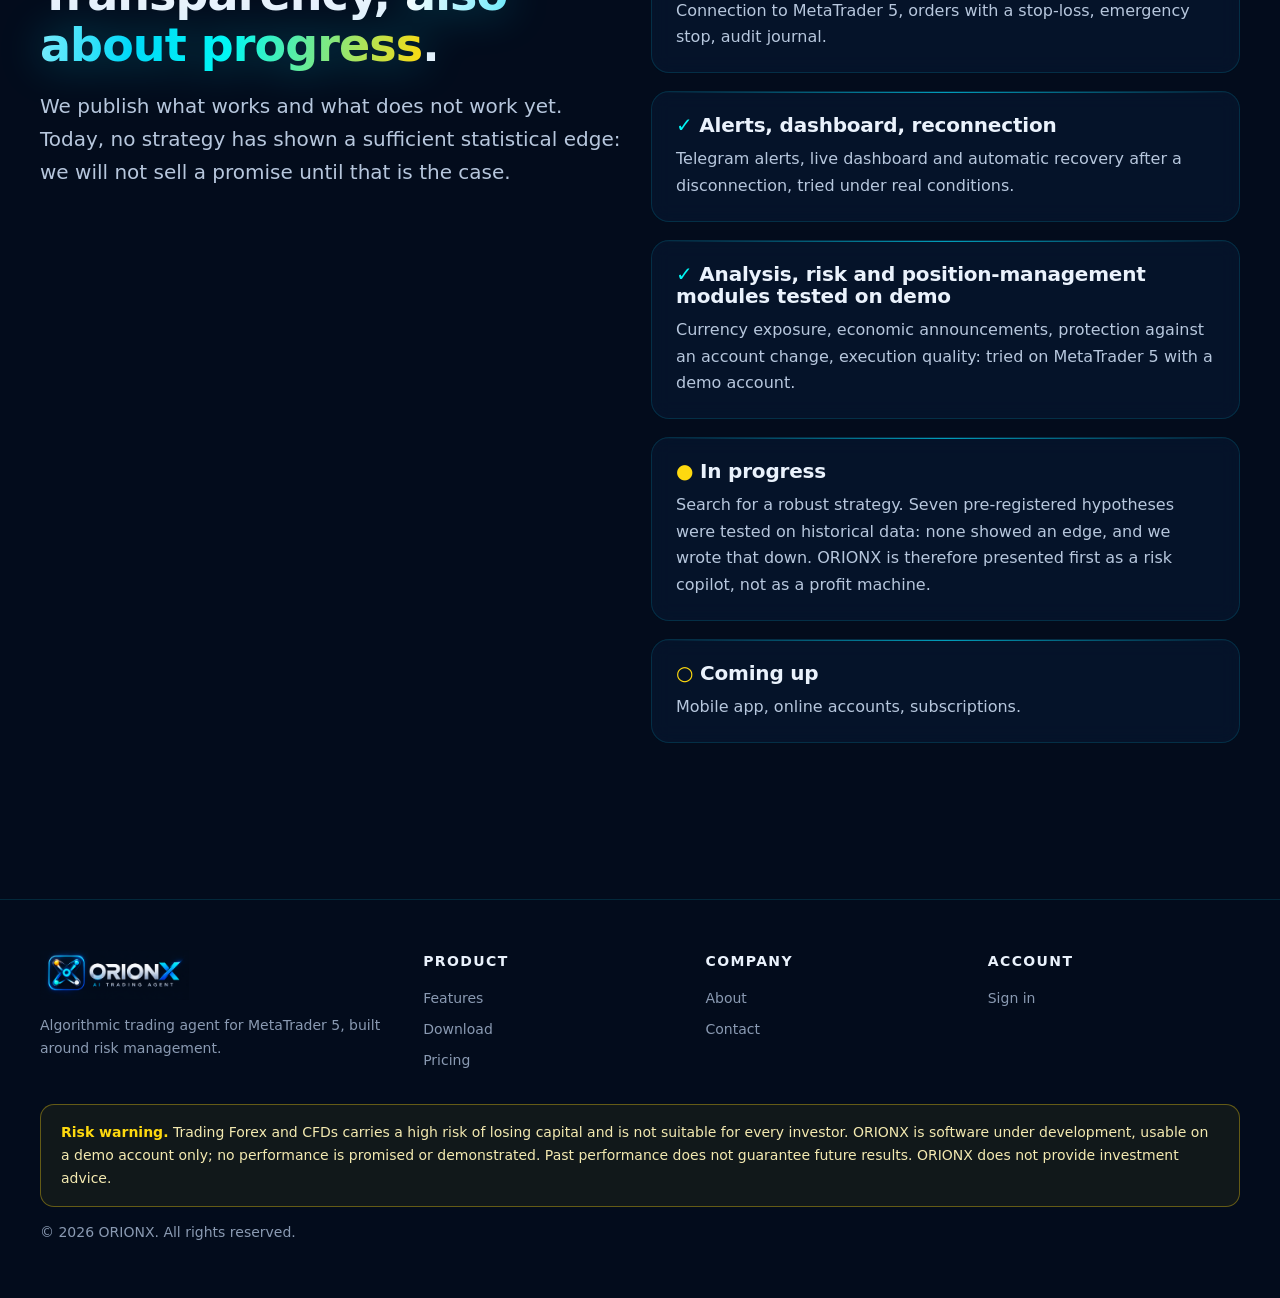
<file: a-propos.html>
<!doctype html>
<html lang="fr">
<head>
  <meta charset="utf-8">
  <meta name="viewport" content="width=device-width, initial-scale=1">
  <meta name="color-scheme" content="dark">
  <title data-i18n="a-propos-orionx">À propos · ORIONX</title>
  <meta data-i18n-attr="content:la-mission-d-orionx-un" name="description" content="La mission d'ORIONX : un agent de trading qui place la gestion du risque avant tout, développé en toute transparence.">
  <link rel="icon" type="image/png" href="assets/favicon.png">
  <link rel="stylesheet" href="assets/site.css">
</head>
<body>
  <header class="nav">
    <div class="wrap">
      <a class="brand" href="index.html"><img data-i18n-attr="alt:orionx-ai-trading-agent" src="assets/logo.png" alt="ORIONX, AI Trading Agent" width="138" height="46"></a>
      <button data-i18n="menu" class="burger" type="button" aria-expanded="false" aria-controls="menu">Menu</button>
      <ul id="menu">
        <li><a data-i18n="produit" href="index.html">Produit</a></li>
        <li><a data-i18n="abonnement" href="abonnement.html">Abonnement</a></li>
        <li><a data-i18n="a-propos" href="a-propos.html">À propos</a></li>
        <li><a data-i18n="contact" href="contact.html">Contact</a></li>
      </ul>
      <div class="lang" role="group" data-i18n-attr="aria-label:lang-group" aria-label="Langue"><button type="button" data-lang="fr" aria-pressed="true">FR</button><button type="button" data-lang="en" aria-pressed="false">EN</button><button type="button" data-lang="es" aria-pressed="false">ES</button></div>
      <a data-i18n="se-connecter" class="btn btn-sm login" href="connexion.html">Se connecter</a>
    </div>
  </header>

  <main>
    <section class="section">
      <div class="wrap grid grid-2">
        <div class="reveal">
          <span data-i18n="a-propos" class="eyebrow">À propos</span>
          <h1 data-i18n="construit-pour-durer-pas-pour">Construit pour <span class="grad">durer</span>, pas pour promettre.</h1>
        </div>
        <div class="reveal">
          <p data-i18n="la-plupart-des-robots-de" class="lead">La plupart des robots de trading vendent des courbes de gains. ORIONX part du principe inverse : un agent n'a de valeur que s'il sait protéger le capital, refuser un mauvais trade et rendre compte de chacune de ses décisions.</p>
          <p data-i18n="le-projet-est-developpe-de" class="lead">Le projet est développé de façon indépendante, testé en continu et validé étape par étape sur compte démo avant toute autre utilisation.</p>
        </div>
      </div>
    </section>

    <section class="section">
      <div class="wrap">
        <div class="section-head reveal">
          <span data-i18n="nos-principes" class="eyebrow">Nos principes</span>
          <h2 data-i18n="des-regles-non-negociables">Des règles <span class="grad">non négociables</span>.</h2>
          <p data-i18n="elles-sont-inscrites-dans-le">Elles sont inscrites dans le code et vérifiées par des tests automatiques à chaque modification.</p>
        </div>
        <div class="grid grid-3">
          <article class="card reveal"><h3 data-i18n="l-ia-propose-le-code">L'IA propose, le code décide</h3><p data-i18n="aucune-decision-d-execution-n">Aucune décision d'exécution n'est laissée à un modèle opaque : un gestionnaire de risques déterministe a toujours le dernier mot.</p></article>
          <article class="card reveal"><h3 data-i18n="jamais-sans-stop-loss">Jamais sans stop-loss</h3><p data-i18n="aucun-ordre-ne-part-sans">Aucun ordre ne part sans stop-loss, et un stop n'est jamais éloigné du prix, seulement rapproché.</p></article>
          <article class="card reveal"><h3 data-i18n="demo-d-abord">Démo d'abord</h3><p data-i18n="pendant-le-developpement-tout-compte">Pendant le développement, tout compte non démo est refusé. L'exécution automatique reste verrouillée tant qu'elle n'est pas validée.</p></article>
          <article class="card reveal"><h3 data-i18n="prudence-par-defaut">Prudence par défaut</h3><p data-i18n="toute-augmentation-du-risque-attend">Toute augmentation du risque attend 24 heures. Une baisse s'applique tout de suite.</p></article>
          <article class="card reveal"><h3 data-i18n="tout-est-trace">Tout est tracé</h3><p data-i18n="chaque-action-sensible-est-ecrite">Chaque action sensible est écrite dans un journal chaîné par hachage : impossible de la modifier sans que cela se voie.</p></article>
          <article class="card reveal"><h3 data-i18n="pas-de-resultats-embellis">Pas de résultats embellis</h3><p data-i18n="les-strategies-sont-testees-selon">Les stratégies sont testées selon un protocole écrit à l'avance, sur des données mises de côté, et comparées au hasard.</p></article>
        </div>
      </div>
    </section>

    <section class="section">
      <div class="wrap grid grid-2">
        <div class="reveal">
          <span data-i18n="ou-en-est-le-projet" class="eyebrow">Où en est le projet</span>
          <h2 data-i18n="la-transparence-aussi-sur-l">La transparence, <span class="grad">aussi sur l'avancement</span>.</h2>
          <p data-i18n="nous-publions-ce-qui-marche" class="lead">Nous publions ce qui marche et ce qui ne marche pas encore. Aujourd'hui, aucune stratégie n'a démontré d'avantage statistique suffisant : nous ne vendrons pas de promesse tant que ce ne sera pas le cas.</p>
        </div>
        <div class="info reveal">
          <div class="card"><h3 data-i18n="socle-valide-sur-compte-demo"><span class="ok">✓</span> Socle validé sur compte démo</h3><p data-i18n="connexion-a-metatrader-5-ordres">Connexion à MetaTrader 5, ordres avec stop-loss, arrêt d'urgence, journal d'audit.</p></div>
          <div class="card"><h3 data-i18n="alertes-dashboard-reconnexion"><span class="ok">✓</span> Alertes, dashboard, reconnexion</h3><p data-i18n="alertes-telegram-tableau-de-bord">Alertes Telegram, tableau de bord en direct et reprise automatique après une coupure, essayés en conditions réelles.</p></div>
          <div class="card"><h3 data-i18n="modules-d-analyse-de-risque"><span class="ok">✓</span> Modules d'analyse, de risque et de gestion testés sur démo</h3><p data-i18n="exposition-par-devise-annonces-economiques">Exposition par devise, annonces économiques, protection d'un changement de compte, qualité d'exécution : essayés sur MetaTrader 5 en compte de démonstration.</p></div>
          <div class="card"><h3 data-i18n="en-cours"><span class="warn">●</span> En cours</h3><p data-i18n="recherche-d-une-strategie-robuste">Recherche d'une stratégie robuste. Sept hypothèses pré-enregistrées ont été testées sur des données historiques : aucune n'a montré d'avantage, et nous l'avons écrit. ORIONX se présente donc d'abord comme un copilote de risque, pas comme une machine à gains.</p></div>
          <div class="card"><h3 data-i18n="a-venir"><span class="warn">○</span> À venir</h3><p data-i18n="application-mobile-comptes-en-ligne">Application mobile, comptes en ligne, abonnements.</p></div>
        </div>
      </div>
    </section>
  </main>

  <footer class="footer">
    <div class="wrap">
      <div class="cols">
        <div><a class="brand" href="index.html"><img data-i18n-attr="alt:orionx" src="assets/logo.png" alt="ORIONX" width="150" height="50"></a><p data-i18n="agent-de-trading-algorithmique-pour">Agent de trading algorithmique pour MetaTrader 5, conçu autour de la gestion du risque.</p></div>
        <div><h4 data-i18n="produit">Produit</h4><ul><li><a data-i18n="fonctionnalites" href="index.html#fonctionnalites">Fonctionnalités</a></li><li><a data-i18n="telecharger" href="index.html#telecharger">Télécharger</a></li><li><a data-i18n="abonnement" href="abonnement.html">Abonnement</a></li></ul></div>
        <div><h4 data-i18n="societe">Société</h4><ul><li><a data-i18n="a-propos" href="a-propos.html">À propos</a></li><li><a data-i18n="contact" href="contact.html">Contact</a></li></ul></div>
        <div><h4 data-i18n="compte">Compte</h4><ul><li><a data-i18n="se-connecter" href="connexion.html">Se connecter</a></li></ul></div>
      </div>
      <p data-i18n="avertissement-sur-les-risques-le" class="risk"><strong>Avertissement sur les risques.</strong> Le trading sur le Forex et les CFD comporte un risque élevé de perte en capital et ne convient pas à tous les investisseurs. ORIONX est un logiciel en développement, utilisable uniquement sur compte démo ; aucune performance n'est promise ni démontrée. Les performances passées ne préjugent pas des performances futures. ORIONX ne fournit pas de conseil en investissement.</p>
      <p data-i18n="2026-orionx-tous-droits-reserves">© <span data-year>2026</span> ORIONX. Tous droits réservés.</p>
    </div>
  </footer>
  <script src="assets/i18n/en.js"></script>
  <script src="assets/i18n/es.js"></script>
  <script src="assets/i18n.js"></script>
  <script src="assets/site.js"></script>
</body>
</html>
</file>
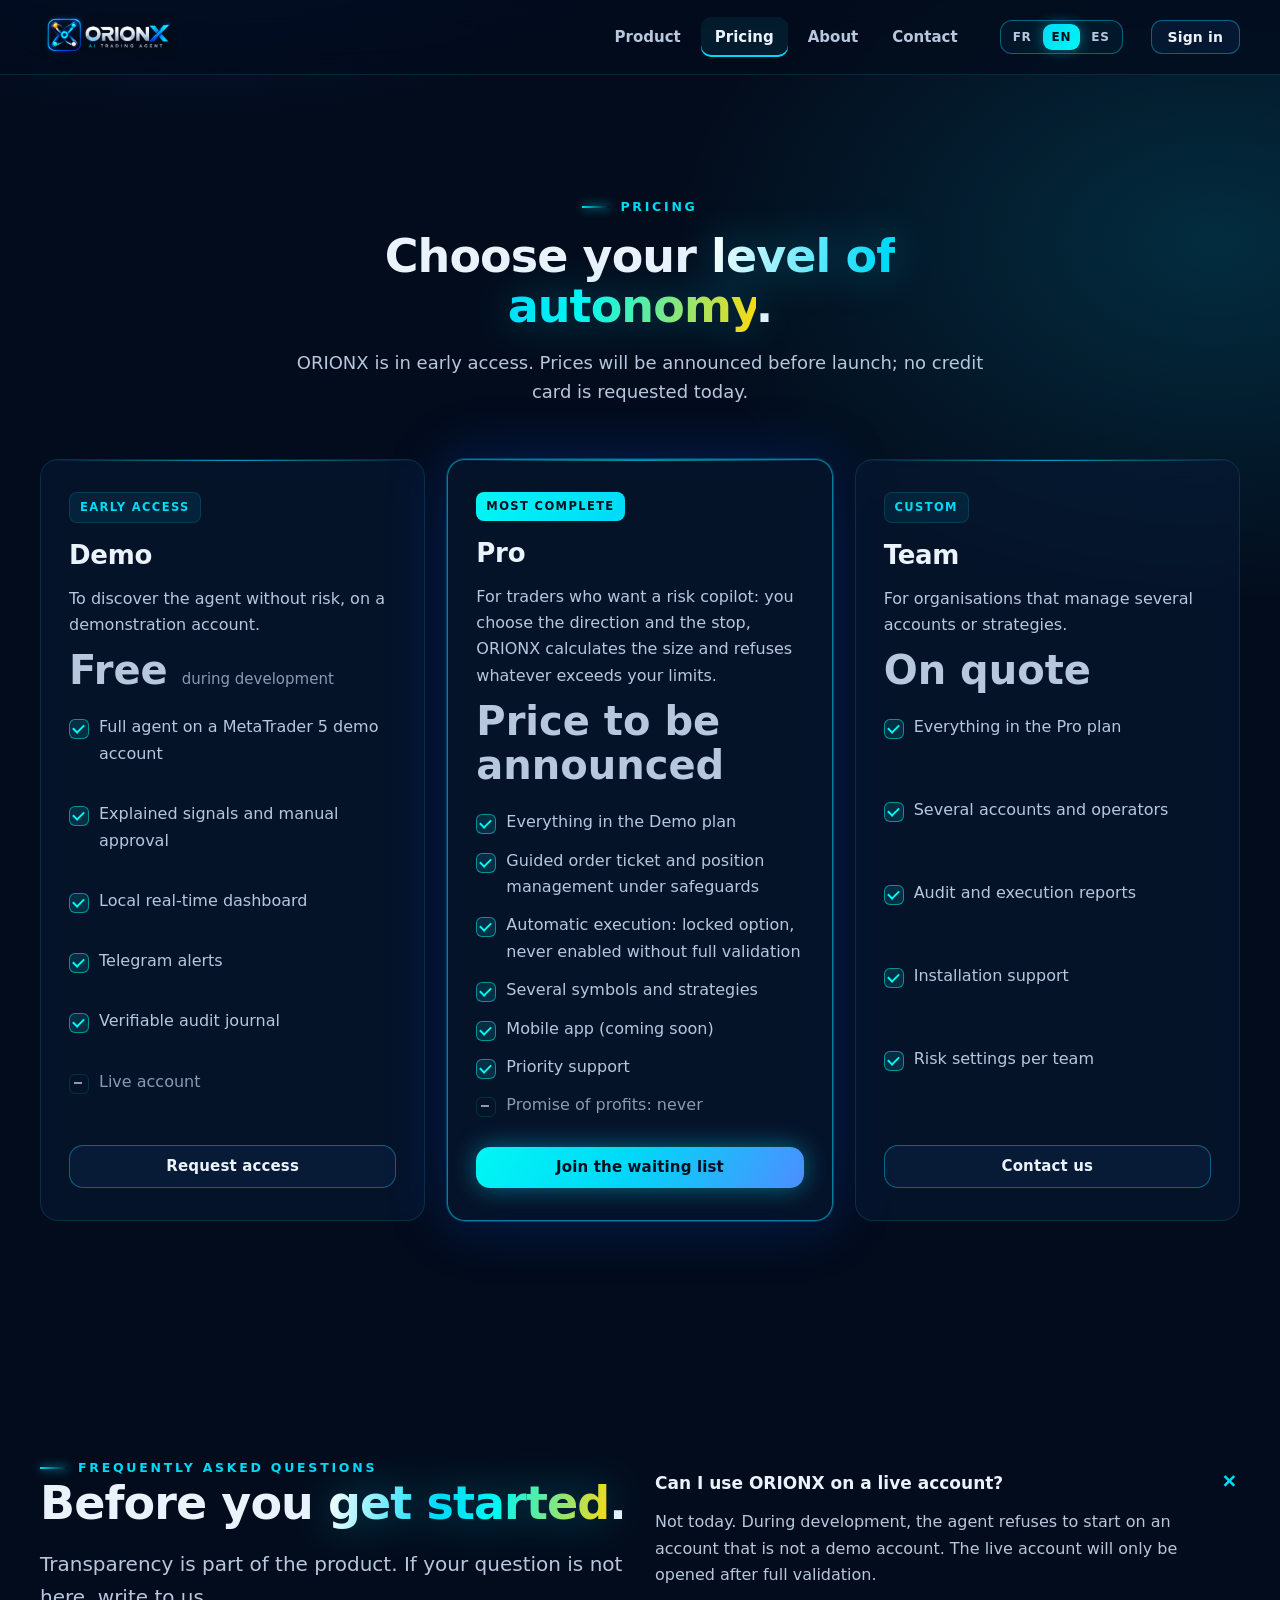
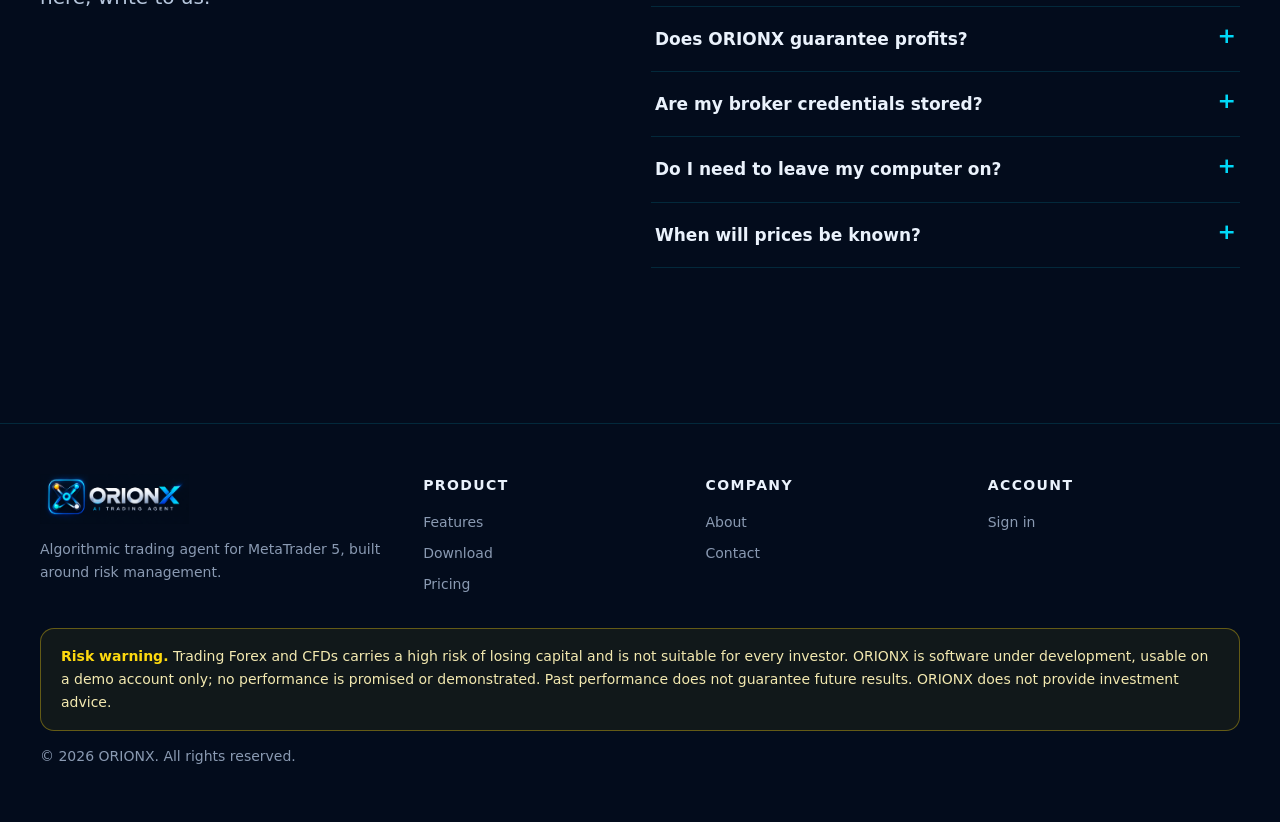
<file: abonnement.html>
<!doctype html>
<html lang="fr">
<head>
  <meta charset="utf-8">
  <meta name="viewport" content="width=device-width, initial-scale=1">
  <meta name="color-scheme" content="dark">
  <title data-i18n="abonnement-orionx">Abonnement · ORIONX</title>
  <meta data-i18n-attr="content:offres-orionx-acces-anticipe-en" name="description" content="Offres ORIONX : accès anticipé en compte démo, offre Pro et offre Équipe. Tarifs à venir.">
  <link rel="icon" type="image/png" href="assets/favicon.png">
  <link rel="stylesheet" href="assets/site.css">
</head>
<body>
  <header class="nav">
    <div class="wrap">
      <a class="brand" href="index.html"><img data-i18n-attr="alt:orionx-ai-trading-agent" src="assets/logo.png" alt="ORIONX, AI Trading Agent" width="138" height="46"></a>
      <button data-i18n="menu" class="burger" type="button" aria-expanded="false" aria-controls="menu">Menu</button>
      <ul id="menu">
        <li><a data-i18n="produit" href="index.html">Produit</a></li>
        <li><a data-i18n="abonnement" href="abonnement.html">Abonnement</a></li>
        <li><a data-i18n="a-propos" href="a-propos.html">À propos</a></li>
        <li><a data-i18n="contact" href="contact.html">Contact</a></li>
      </ul>
      <div class="lang" role="group" data-i18n-attr="aria-label:lang-group" aria-label="Langue"><button type="button" data-lang="fr" aria-pressed="true">FR</button><button type="button" data-lang="en" aria-pressed="false">EN</button><button type="button" data-lang="es" aria-pressed="false">ES</button></div>
      <a data-i18n="se-connecter" class="btn btn-sm login" href="connexion.html">Se connecter</a>
    </div>
  </header>

  <main>
    <section class="section">
      <div class="wrap">
        <div class="section-head center reveal">
          <span data-i18n="abonnement" class="eyebrow">Abonnement</span>
          <h2 data-i18n="choisissez-votre-niveau-d-autonomie">Choisissez votre <span class="grad">niveau d'autonomie</span>.</h2>
          <p data-i18n="orionx-est-en-acces-anticipe">ORIONX est en accès anticipé. Les tarifs seront annoncés avant l'ouverture ; aucune carte bancaire n'est demandée aujourd'hui.</p>
        </div>

        <div class="plans">
          <article class="card plan reveal">
            <span data-i18n="acces-anticipe" class="tag">Accès anticipé</span>
            <h3 data-i18n="demo">Démo</h3>
            <p data-i18n="pour-decouvrir-l-agent-sans">Pour découvrir l'agent sans risque, sur un compte de démonstration.</p>
            <p data-i18n="gratuit-pendant-le-developpement" class="price">Gratuit <small>pendant le développement</small></p>
            <ul>
              <li data-i18n="agent-complet-sur-compte-demo">Agent complet sur compte démo MetaTrader 5</li>
              <li data-i18n="signaux-expliques-et-approbation-manuelle">Signaux expliqués et approbation manuelle</li>
              <li data-i18n="dashboard-local-en-temps-reel">Dashboard local en temps réel</li>
              <li data-i18n="alertes-telegram">Alertes Telegram</li>
              <li data-i18n="journal-d-audit-verifiable">Journal d'audit vérifiable</li>
              <li data-i18n="compte-reel" class="no">Compte réel</li>
            </ul>
            <a data-i18n="demander-l-acces" class="btn" href="contact.html?sujet=Acc%C3%A8s%20anticip%C3%A9">Demander l'accès</a>
          </article>

          <article class="card plan plan-featured reveal">
            <span data-i18n="le-plus-complet" class="tag">Le plus complet</span>
            <h3 data-i18n="pro">Pro</h3>
            <p data-i18n="pour-les-traders-qui-veulent">Pour les traders qui veulent un copilote de risque : vous choisissez le sens et le stop, ORIONX calcule la taille et refuse ce qui dépasse vos limites.</p>
            <p data-i18n="tarif-a-venir" class="price">Tarif à venir</p>
            <ul>
              <li data-i18n="tout-le-contenu-de-l">Tout le contenu de l'offre Démo</li>
              <li data-i18n="ticket-d-ordre-guide-et">Ticket d'ordre guidé et gestion des positions sous garde-fous</li>
              <li data-i18n="execution-automatique-option-verrouillee-jamais">Exécution automatique : option verrouillée, jamais activée sans validation complète</li>
              <li data-i18n="plusieurs-symboles-et-strategies">Plusieurs symboles et stratégies</li>
              <li data-i18n="application-mobile-a-venir">Application mobile (à venir)</li>
              <li data-i18n="support-prioritaire">Support prioritaire</li>
              <li data-i18n="promesse-de-gains-jamais" class="no">Promesse de gains : jamais</li>
            </ul>
            <a data-i18n="rejoindre-la-liste-d-attente" class="btn btn-neon" href="contact.html?sujet=Liste%20d%27attente">Rejoindre la liste d'attente</a>
          </article>

          <article class="card plan reveal">
            <span data-i18n="sur-mesure" class="tag">Sur mesure</span>
            <h3 data-i18n="equipe">Équipe</h3>
            <p data-i18n="pour-les-structures-qui-gerent">Pour les structures qui gèrent plusieurs comptes ou stratégies.</p>
            <p data-i18n="sur-devis" class="price">Sur devis</p>
            <ul>
              <li data-i18n="tout-le-contenu-de-l-2">Tout le contenu de l'offre Pro</li>
              <li data-i18n="plusieurs-comptes-et-operateurs">Plusieurs comptes et opérateurs</li>
              <li data-i18n="rapports-d-audit-et-d">Rapports d'audit et d'exécution</li>
              <li data-i18n="accompagnement-a-l-installation">Accompagnement à l'installation</li>
              <li data-i18n="parametres-de-risque-par-equipe">Paramètres de risque par équipe</li>
            </ul>
            <a data-i18n="nous-contacter" class="btn" href="contact.html?sujet=Partenariat">Nous contacter</a>
          </article>
        </div>
      </div>
    </section>

    <section class="section">
      <div class="wrap grid grid-2">
        <div class="reveal">
          <span data-i18n="questions-frequentes" class="eyebrow">Questions fréquentes</span>
          <h2 data-i18n="avant-de-vous-lancer">Avant de <span class="grad">vous lancer</span>.</h2>
          <p data-i18n="la-transparence-fait-partie-du" class="lead">La transparence fait partie du produit. Si votre question n'est pas ici, écrivez-nous.</p>
        </div>
        <div class="faq reveal">
          <details open><summary data-i18n="puis-je-utiliser-orionx-sur">Puis-je utiliser ORIONX sur un compte réel ?</summary><p data-i18n="pas-aujourd-hui-pendant-le">Pas aujourd'hui. Pendant le développement, l'agent refuse de démarrer sur un compte qui n'est pas un compte démo. Le compte réel ne sera ouvert qu'après une validation complète.</p></details>
          <details><summary data-i18n="orionx-garantit-il-des-gains">ORIONX garantit-il des gains ?</summary><p data-i18n="non-aucune-strategie-ne-garantit">Non. Aucune stratégie ne garantit de gains, et ORIONX ne fait aucune promesse de performance. Son rôle est d'appliquer une méthode et une gestion du risque strictes.</p></details>
          <details><summary data-i18n="mes-identifiants-de-courtier-sont">Mes identifiants de courtier sont-ils stockés ?</summary><p data-i18n="non-l-agent-se-rattache">Non. L'agent se rattache au terminal MetaTrader 5 déjà ouvert sur votre PC ; aucun mot de passe n'est enregistré dans le logiciel.</p></details>
          <details><summary data-i18n="faut-il-laisser-mon-ordinateur">Faut-il laisser mon ordinateur allumé ?</summary><p data-i18n="oui-l-agent-fonctionne-localement">Oui. L'agent fonctionne localement, à côté de MetaTrader 5. Vos positions restent protégées par leur stop-loss côté courtier même si l'agent s'arrête.</p></details>
          <details><summary data-i18n="quand-les-tarifs-seront-ils">Quand les tarifs seront-ils connus ?</summary><p data-i18n="avant-l-ouverture-publique-les">Avant l'ouverture publique. Les inscrits à la liste d'attente seront prévenus en premier.</p></details>
        </div>
      </div>
    </section>
  </main>

  <footer class="footer">
    <div class="wrap">
      <div class="cols">
        <div><a class="brand" href="index.html"><img data-i18n-attr="alt:orionx" src="assets/logo.png" alt="ORIONX" width="150" height="50"></a><p data-i18n="agent-de-trading-algorithmique-pour">Agent de trading algorithmique pour MetaTrader 5, conçu autour de la gestion du risque.</p></div>
        <div><h4 data-i18n="produit">Produit</h4><ul><li><a data-i18n="fonctionnalites" href="index.html#fonctionnalites">Fonctionnalités</a></li><li><a data-i18n="telecharger" href="index.html#telecharger">Télécharger</a></li><li><a data-i18n="abonnement" href="abonnement.html">Abonnement</a></li></ul></div>
        <div><h4 data-i18n="societe">Société</h4><ul><li><a data-i18n="a-propos" href="a-propos.html">À propos</a></li><li><a data-i18n="contact" href="contact.html">Contact</a></li></ul></div>
        <div><h4 data-i18n="compte">Compte</h4><ul><li><a data-i18n="se-connecter" href="connexion.html">Se connecter</a></li></ul></div>
      </div>
      <p data-i18n="avertissement-sur-les-risques-le" class="risk"><strong>Avertissement sur les risques.</strong> Le trading sur le Forex et les CFD comporte un risque élevé de perte en capital et ne convient pas à tous les investisseurs. ORIONX est un logiciel en développement, utilisable uniquement sur compte démo ; aucune performance n'est promise ni démontrée. Les performances passées ne préjugent pas des performances futures. ORIONX ne fournit pas de conseil en investissement.</p>
      <p data-i18n="2026-orionx-tous-droits-reserves">© <span data-year>2026</span> ORIONX. Tous droits réservés.</p>
    </div>
  </footer>
  <script src="assets/i18n/en.js"></script>
  <script src="assets/i18n/es.js"></script>
  <script src="assets/i18n.js"></script>
  <script src="assets/site.js"></script>
</body>
</html>
</file>
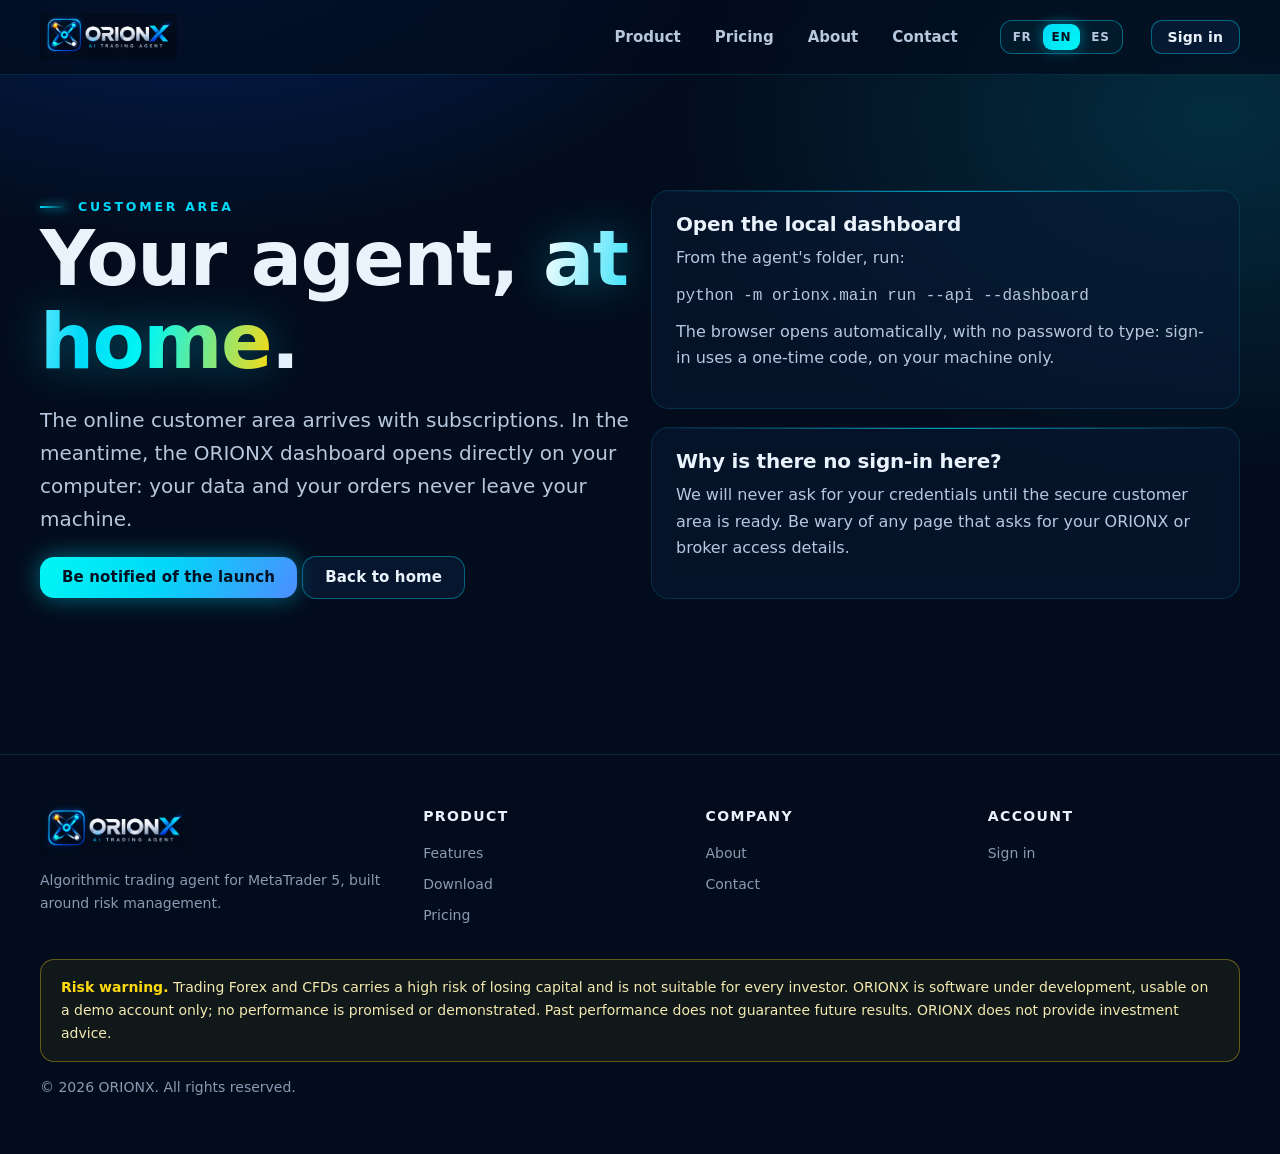
<file: connexion.html>
<!doctype html>
<html lang="fr">
<head>
  <meta charset="utf-8">
  <meta name="viewport" content="width=device-width, initial-scale=1">
  <meta name="color-scheme" content="dark">
  <title data-i18n="se-connecter-orionx">Se connecter · ORIONX</title>
  <meta data-i18n-attr="content:espace-client-orionx-bientot-disponible" name="description" content="Espace client ORIONX : bientôt disponible. Aujourd'hui, le tableau de bord de l'agent s'ouvre sur votre propre ordinateur.">
  <link rel="icon" type="image/png" href="assets/favicon.png">
  <link rel="stylesheet" href="assets/site.css">
</head>
<body>
  <header class="nav">
    <div class="wrap">
      <a class="brand" href="index.html"><img data-i18n-attr="alt:orionx-ai-trading-agent" src="assets/logo.png" alt="ORIONX, AI Trading Agent" width="138" height="46"></a>
      <button data-i18n="menu" class="burger" type="button" aria-expanded="false" aria-controls="menu">Menu</button>
      <ul id="menu">
        <li><a data-i18n="produit" href="index.html">Produit</a></li>
        <li><a data-i18n="abonnement" href="abonnement.html">Abonnement</a></li>
        <li><a data-i18n="a-propos" href="a-propos.html">À propos</a></li>
        <li><a data-i18n="contact" href="contact.html">Contact</a></li>
      </ul>
      <div class="lang" role="group" data-i18n-attr="aria-label:lang-group" aria-label="Langue"><button type="button" data-lang="fr" aria-pressed="true">FR</button><button type="button" data-lang="en" aria-pressed="false">EN</button><button type="button" data-lang="es" aria-pressed="false">ES</button></div>
      <a data-i18n="se-connecter" class="btn btn-sm login" href="connexion.html">Se connecter</a>
    </div>
  </header>

  <main>
    <section class="section">
      <div class="wrap grid grid-2">
        <div class="reveal">
          <span data-i18n="espace-client" class="eyebrow">Espace client</span>
          <h1 data-i18n="votre-agent-chez-vous">Votre agent, <span class="grad">chez vous</span>.</h1>
          <p data-i18n="l-espace-client-en-ligne" class="lead">L'espace client en ligne arrive avec les abonnements. En attendant, le tableau de bord d'ORIONX s'ouvre directement sur votre ordinateur : vos données et vos ordres ne quittent jamais votre machine.</p>
          <div class="ctas">
            <a data-i18n="etre-prevenu-de-l-ouverture" class="btn btn-neon" href="contact.html?sujet=Liste%20d%27attente">Être prévenu de l'ouverture</a>
            <a data-i18n="retour-a-l-accueil" class="btn" href="index.html">Retour à l'accueil</a>
          </div>
        </div>
        <div class="info reveal">
          <div class="card">
            <h3 data-i18n="ouvrir-le-tableau-de-bord">Ouvrir le tableau de bord local</h3>
            <p data-i18n="depuis-le-dossier-de-l">Depuis le dossier de l'agent, lancez :</p>
            <p data-i18n="python-m-orionx-main-run"><code>python -m orionx.main run --api --dashboard</code></p>
            <p data-i18n="le-navigateur-s-ouvre-automatiquement">Le navigateur s'ouvre automatiquement, sans mot de passe à saisir : la connexion se fait par un code à usage unique, sur votre machine uniquement.</p>
          </div>
          <div class="card">
            <h3 data-i18n="pourquoi-pas-de-connexion-ici">Pourquoi pas de connexion ici ?</h3>
            <p data-i18n="nous-ne-demanderons-jamais-vos">Nous ne demanderons jamais vos identifiants tant que l'espace client sécurisé n'est pas prêt. Méfiez-vous de toute page qui vous demanderait vos accès ORIONX ou ceux de votre courtier.</p>
          </div>
        </div>
      </div>
    </section>
  </main>

  <footer class="footer">
    <div class="wrap">
      <div class="cols">
        <div><a class="brand" href="index.html"><img data-i18n-attr="alt:orionx" src="assets/logo.png" alt="ORIONX" width="150" height="50"></a><p data-i18n="agent-de-trading-algorithmique-pour">Agent de trading algorithmique pour MetaTrader 5, conçu autour de la gestion du risque.</p></div>
        <div><h4 data-i18n="produit">Produit</h4><ul><li><a data-i18n="fonctionnalites" href="index.html#fonctionnalites">Fonctionnalités</a></li><li><a data-i18n="telecharger" href="index.html#telecharger">Télécharger</a></li><li><a data-i18n="abonnement" href="abonnement.html">Abonnement</a></li></ul></div>
        <div><h4 data-i18n="societe">Société</h4><ul><li><a data-i18n="a-propos" href="a-propos.html">À propos</a></li><li><a data-i18n="contact" href="contact.html">Contact</a></li></ul></div>
        <div><h4 data-i18n="compte">Compte</h4><ul><li><a data-i18n="se-connecter" href="connexion.html">Se connecter</a></li></ul></div>
      </div>
      <p data-i18n="avertissement-sur-les-risques-le" class="risk"><strong>Avertissement sur les risques.</strong> Le trading sur le Forex et les CFD comporte un risque élevé de perte en capital et ne convient pas à tous les investisseurs. ORIONX est un logiciel en développement, utilisable uniquement sur compte démo ; aucune performance n'est promise ni démontrée. Les performances passées ne préjugent pas des performances futures. ORIONX ne fournit pas de conseil en investissement.</p>
      <p data-i18n="2026-orionx-tous-droits-reserves">© <span data-year>2026</span> ORIONX. Tous droits réservés.</p>
    </div>
  </footer>
  <script src="assets/i18n/en.js"></script>
  <script src="assets/i18n/es.js"></script>
  <script src="assets/i18n.js"></script>
  <script src="assets/site.js"></script>
</body>
</html>
</file>
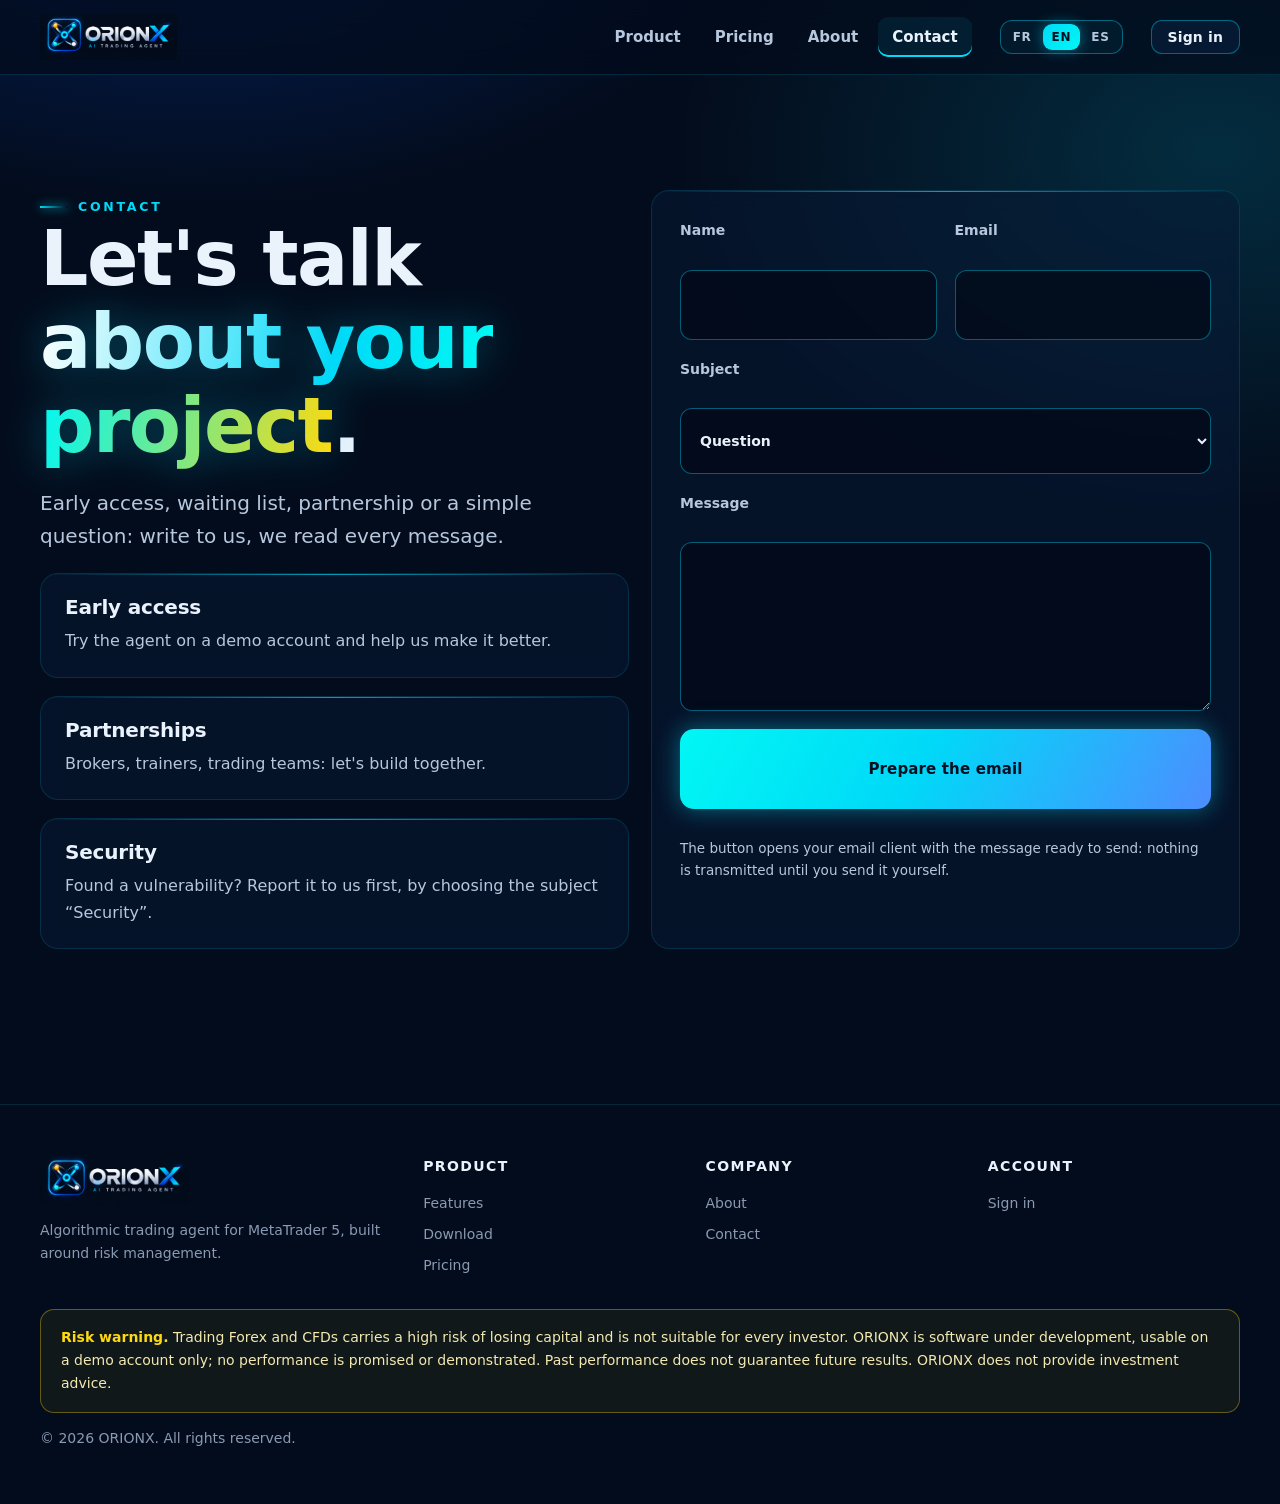
<file: contact.html>
<!doctype html>
<html lang="fr">
<head>
  <meta charset="utf-8">
  <meta name="viewport" content="width=device-width, initial-scale=1">
  <meta name="color-scheme" content="dark">
  <title data-i18n="contact-orionx">Contact · ORIONX</title>
  <meta data-i18n-attr="content:contacter-l-equipe-orionx-acces" name="description" content="Contacter l'équipe ORIONX : accès anticipé, liste d'attente, partenariats, sécurité.">
  <link rel="icon" type="image/png" href="assets/favicon.png">
  <link rel="stylesheet" href="assets/site.css">
</head>
<body>
  <header class="nav">
    <div class="wrap">
      <a class="brand" href="index.html"><img data-i18n-attr="alt:orionx-ai-trading-agent" src="assets/logo.png" alt="ORIONX, AI Trading Agent" width="138" height="46"></a>
      <button data-i18n="menu" class="burger" type="button" aria-expanded="false" aria-controls="menu">Menu</button>
      <ul id="menu">
        <li><a data-i18n="produit" href="index.html">Produit</a></li>
        <li><a data-i18n="abonnement" href="abonnement.html">Abonnement</a></li>
        <li><a data-i18n="a-propos" href="a-propos.html">À propos</a></li>
        <li><a data-i18n="contact" href="contact.html">Contact</a></li>
      </ul>
      <div class="lang" role="group" data-i18n-attr="aria-label:lang-group" aria-label="Langue"><button type="button" data-lang="fr" aria-pressed="true">FR</button><button type="button" data-lang="en" aria-pressed="false">EN</button><button type="button" data-lang="es" aria-pressed="false">ES</button></div>
      <a data-i18n="se-connecter" class="btn btn-sm login" href="connexion.html">Se connecter</a>
    </div>
  </header>

  <main>
    <section class="section">
      <div class="wrap grid grid-2">
        <div class="reveal">
          <span data-i18n="contact" class="eyebrow">Contact</span>
          <h1 data-i18n="parlons-de-votre-projet">Parlons <span class="grad">de votre projet</span>.</h1>
          <p data-i18n="acces-anticipe-liste-d-attente" class="lead">Accès anticipé, liste d'attente, partenariat ou simple question : écrivez-nous, nous lisons chaque message.</p>
          <div class="info">
            <div class="card"><h3 data-i18n="acces-anticipe">Accès anticipé</h3><p data-i18n="testez-l-agent-sur-un">Testez l'agent sur un compte démo et aidez-nous à le rendre meilleur.</p></div>
            <div class="card"><h3 data-i18n="partenariats">Partenariats</h3><p data-i18n="courtiers-formateurs-equipes-de-trading">Courtiers, formateurs, équipes de trading : construisons ensemble.</p></div>
            <div class="card"><h3 data-i18n="securite">Sécurité</h3><p data-i18n="vous-avez-trouve-une-faille">Vous avez trouvé une faille ? Signalez-la-nous en priorité, en choisissant le sujet « Sécurité ».</p></div>
          </div>
        </div>

        <form id="contact-form" class="card form reveal">
          <div class="row">
            <label><span data-i18n="nom">Nom</span><input name="nom" autocomplete="name" required></label>
            <label><span data-i18n="e-mail">E-mail</span><input name="email" type="email" autocomplete="email" required></label>
          </div>
          <label><span data-i18n="sujet">Sujet</span>
            <select id="sujet" name="sujet">
              <option value="Question" data-i18n="question">Question</option>
              <option value="Accès anticipé" data-i18n="acces-anticipe">Accès anticipé</option>
              <option value="Liste d'attente" data-i18n="liste-d-attente">Liste d'attente</option>
              <option value="Partenariat" data-i18n="partenariat">Partenariat</option>
              <option value="Sécurité" data-i18n="securite">Sécurité</option>
            </select>
          </label>
          <label><span data-i18n="message">Message</span><textarea name="message" required></textarea></label>
          <button data-i18n="preparer-l-e-mail" class="btn btn-neon" type="submit">Préparer l'e-mail</button>
          <p data-i18n="le-bouton-ouvre-votre-messagerie" class="note">Le bouton ouvre votre messagerie avec le message prêt à envoyer : rien n'est transmis tant que vous ne l'envoyez pas vous-même.</p>
        </form>
      </div>
    </section>
  </main>

  <footer class="footer">
    <div class="wrap">
      <div class="cols">
        <div><a class="brand" href="index.html"><img data-i18n-attr="alt:orionx" src="assets/logo.png" alt="ORIONX" width="150" height="50"></a><p data-i18n="agent-de-trading-algorithmique-pour">Agent de trading algorithmique pour MetaTrader 5, conçu autour de la gestion du risque.</p></div>
        <div><h4 data-i18n="produit">Produit</h4><ul><li><a data-i18n="fonctionnalites" href="index.html#fonctionnalites">Fonctionnalités</a></li><li><a data-i18n="telecharger" href="index.html#telecharger">Télécharger</a></li><li><a data-i18n="abonnement" href="abonnement.html">Abonnement</a></li></ul></div>
        <div><h4 data-i18n="societe">Société</h4><ul><li><a data-i18n="a-propos" href="a-propos.html">À propos</a></li><li><a data-i18n="contact" href="contact.html">Contact</a></li></ul></div>
        <div><h4 data-i18n="compte">Compte</h4><ul><li><a data-i18n="se-connecter" href="connexion.html">Se connecter</a></li></ul></div>
      </div>
      <p data-i18n="avertissement-sur-les-risques-le" class="risk"><strong>Avertissement sur les risques.</strong> Le trading sur le Forex et les CFD comporte un risque élevé de perte en capital et ne convient pas à tous les investisseurs. ORIONX est un logiciel en développement, utilisable uniquement sur compte démo ; aucune performance n'est promise ni démontrée. Les performances passées ne préjugent pas des performances futures. ORIONX ne fournit pas de conseil en investissement.</p>
      <p data-i18n="2026-orionx-tous-droits-reserves">© <span data-year>2026</span> ORIONX. Tous droits réservés.</p>
    </div>
  </footer>
  <script src="assets/i18n/en.js"></script>
  <script src="assets/i18n/es.js"></script>
  <script src="assets/i18n.js"></script>
  <script src="assets/site.js"></script>
</body>
</html>
</file>
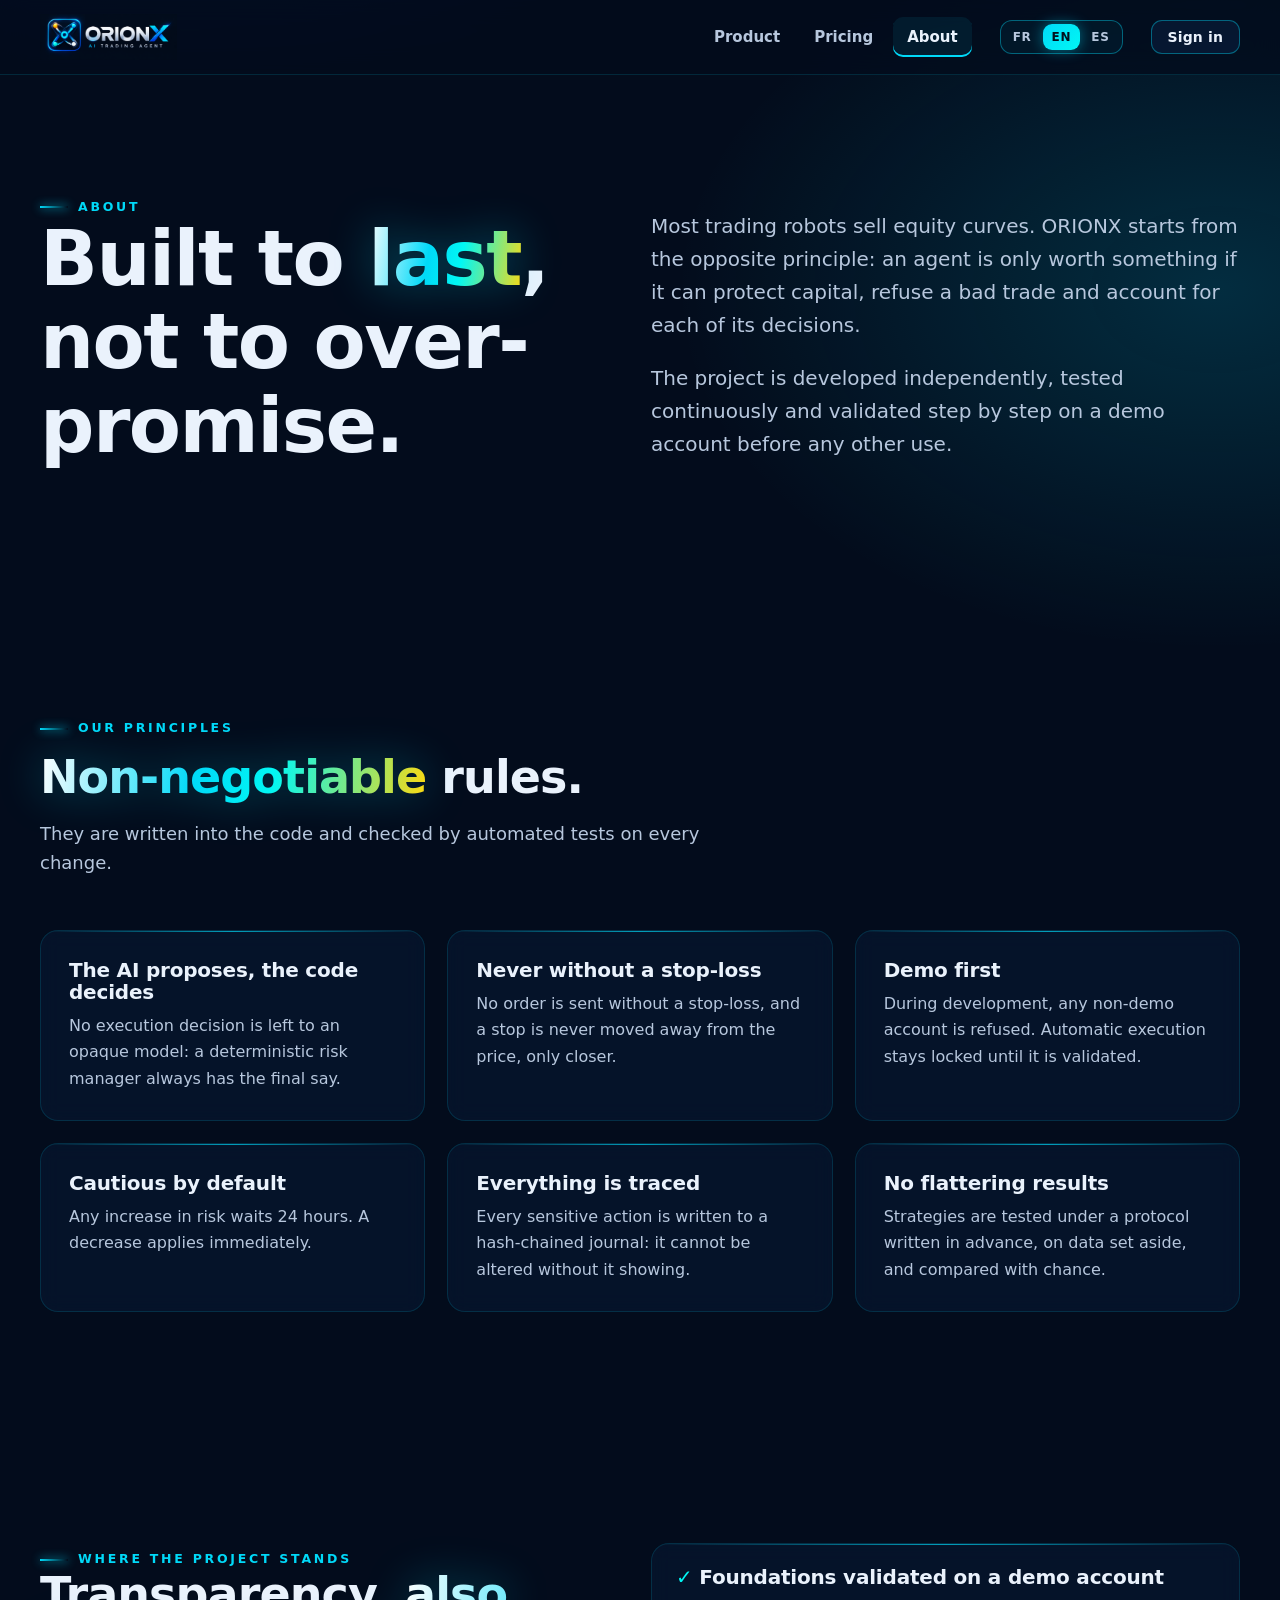
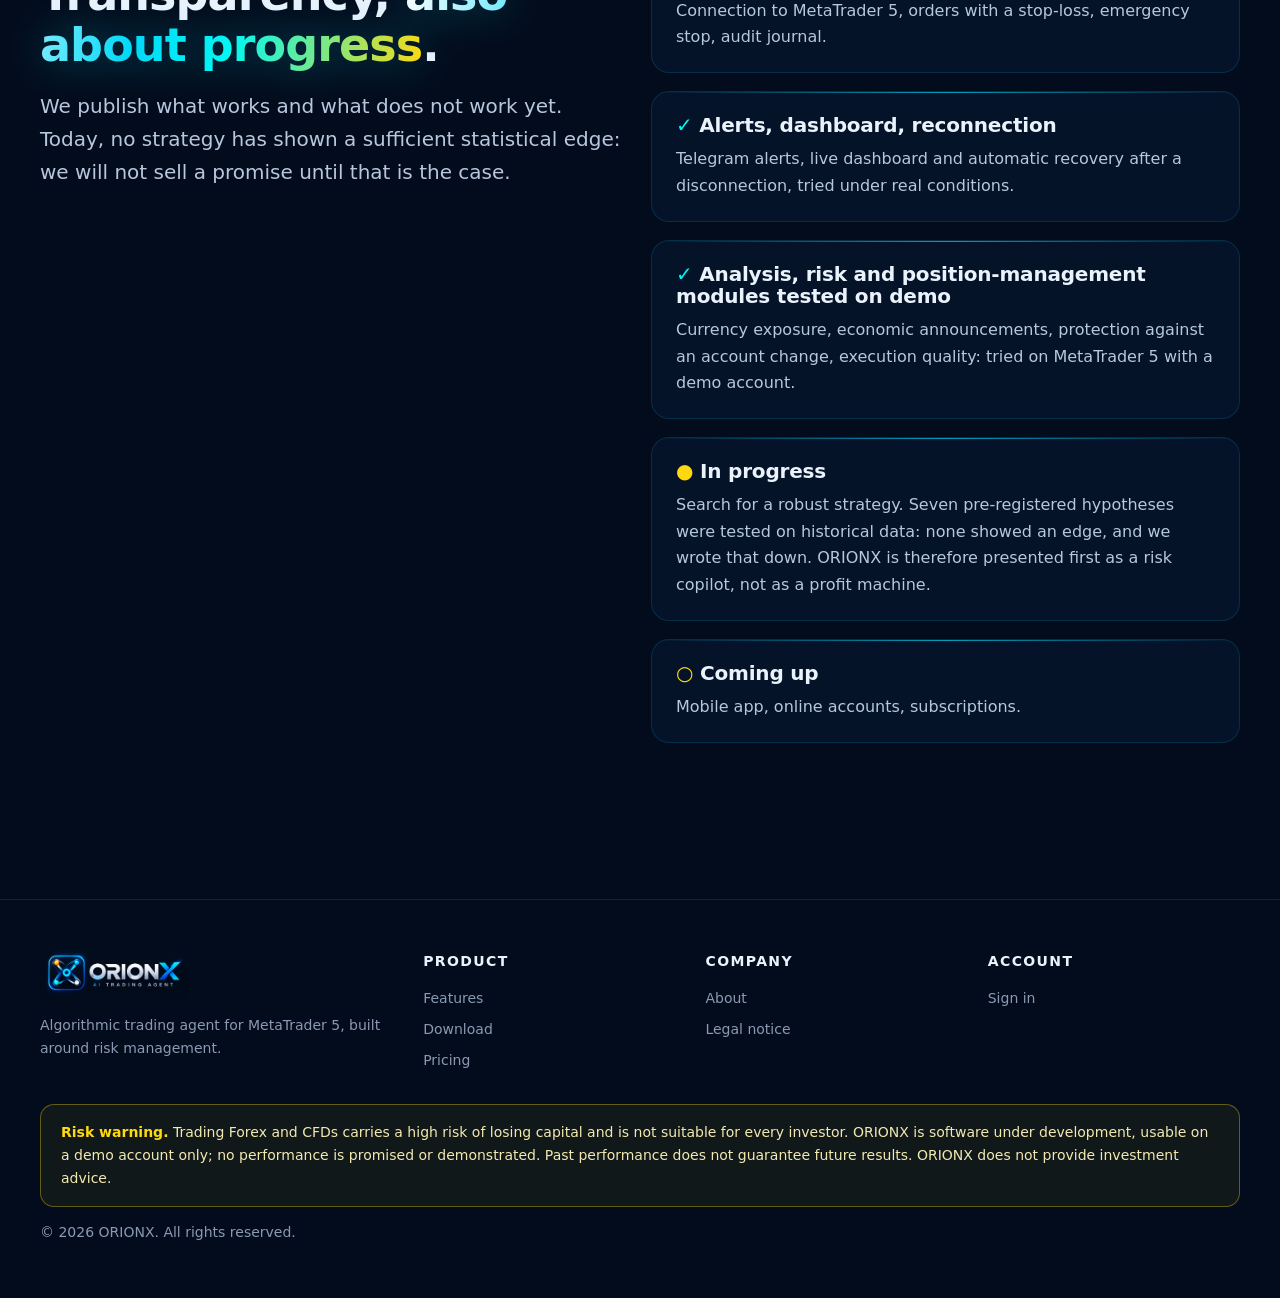
<file: site/a-propos.html>
<!doctype html>
<html lang="fr">
<head>
  <meta charset="utf-8">
  <meta name="viewport" content="width=device-width, initial-scale=1">
  <meta name="color-scheme" content="dark">
  <title data-i18n="a-propos-orionx">À propos · ORIONX</title>
  <meta data-i18n-attr="content:la-mission-d-orionx-un" name="description" content="La mission d'ORIONX : un agent de trading qui place la gestion du risque avant tout, développé en toute transparence.">
  <link rel="icon" type="image/png" href="assets/favicon.png">
  <link rel="stylesheet" href="assets/site.css">
</head>
<body>
  <header class="nav">
    <div class="wrap">
      <a class="brand" href="index.html"><img data-i18n-attr="alt:orionx-ai-trading-agent" src="assets/logo.png" alt="ORIONX, AI Trading Agent" width="138" height="46"></a>
      <button data-i18n="menu" class="burger" type="button" aria-expanded="false" aria-controls="menu">Menu</button>
      <ul id="menu">
        <li><a data-i18n="produit" href="index.html">Produit</a></li>
        <li><a data-i18n="abonnement" href="abonnement.html">Abonnement</a></li>
        <li><a data-i18n="a-propos" href="a-propos.html">À propos</a></li>
      </ul>
      <div class="lang" role="group" data-i18n-attr="aria-label:lang-group" aria-label="Langue"><button type="button" data-lang="fr" aria-pressed="true">FR</button><button type="button" data-lang="en" aria-pressed="false">EN</button><button type="button" data-lang="es" aria-pressed="false">ES</button></div>
      <a data-i18n="se-connecter" class="btn btn-sm login" href="connexion.html">Se connecter</a>
    </div>
  </header>

  <main>
    <section class="section">
      <div class="wrap grid grid-2">
        <div class="reveal">
          <span data-i18n="a-propos" class="eyebrow">À propos</span>
          <h1 data-i18n="construit-pour-durer-pas-pour">Construit pour <span class="grad">durer</span>, pas pour promettre.</h1>
        </div>
        <div class="reveal">
          <p data-i18n="la-plupart-des-robots-de" class="lead">La plupart des robots de trading vendent des courbes de gains. ORIONX part du principe inverse : un agent n'a de valeur que s'il sait protéger le capital, refuser un mauvais trade et rendre compte de chacune de ses décisions.</p>
          <p data-i18n="le-projet-est-developpe-de" class="lead">Le projet est développé de façon indépendante, testé en continu et validé étape par étape sur compte démo avant toute autre utilisation.</p>
        </div>
      </div>
    </section>

    <section class="section">
      <div class="wrap">
        <div class="section-head reveal">
          <span data-i18n="nos-principes" class="eyebrow">Nos principes</span>
          <h2 data-i18n="des-regles-non-negociables">Des règles <span class="grad">non négociables</span>.</h2>
          <p data-i18n="elles-sont-inscrites-dans-le">Elles sont inscrites dans le code et vérifiées par des tests automatiques à chaque modification.</p>
        </div>
        <div class="grid grid-3">
          <article class="card reveal"><h3 data-i18n="l-ia-propose-le-code">L'IA propose, le code décide</h3><p data-i18n="aucune-decision-d-execution-n">Aucune décision d'exécution n'est laissée à un modèle opaque : un gestionnaire de risques déterministe a toujours le dernier mot.</p></article>
          <article class="card reveal"><h3 data-i18n="jamais-sans-stop-loss">Jamais sans stop-loss</h3><p data-i18n="aucun-ordre-ne-part-sans">Aucun ordre ne part sans stop-loss, et un stop n'est jamais éloigné du prix, seulement rapproché.</p></article>
          <article class="card reveal"><h3 data-i18n="demo-d-abord">Démo d'abord</h3><p data-i18n="pendant-le-developpement-tout-compte">Pendant le développement, tout compte non démo est refusé. L'exécution automatique reste verrouillée tant qu'elle n'est pas validée.</p></article>
          <article class="card reveal"><h3 data-i18n="prudence-par-defaut">Prudence par défaut</h3><p data-i18n="toute-augmentation-du-risque-attend">Toute augmentation du risque attend 24 heures. Une baisse s'applique tout de suite.</p></article>
          <article class="card reveal"><h3 data-i18n="tout-est-trace">Tout est tracé</h3><p data-i18n="chaque-action-sensible-est-ecrite">Chaque action sensible est écrite dans un journal chaîné par hachage : impossible de la modifier sans que cela se voie.</p></article>
          <article class="card reveal"><h3 data-i18n="pas-de-resultats-embellis">Pas de résultats embellis</h3><p data-i18n="les-strategies-sont-testees-selon">Les stratégies sont testées selon un protocole écrit à l'avance, sur des données mises de côté, et comparées au hasard.</p></article>
        </div>
      </div>
    </section>

    <section class="section">
      <div class="wrap grid grid-2">
        <div class="reveal">
          <span data-i18n="ou-en-est-le-projet" class="eyebrow">Où en est le projet</span>
          <h2 data-i18n="la-transparence-aussi-sur-l">La transparence, <span class="grad">aussi sur l'avancement</span>.</h2>
          <p data-i18n="nous-publions-ce-qui-marche" class="lead">Nous publions ce qui marche et ce qui ne marche pas encore. Aujourd'hui, aucune stratégie n'a démontré d'avantage statistique suffisant : nous ne vendrons pas de promesse tant que ce ne sera pas le cas.</p>
        </div>
        <div class="info reveal">
          <div class="card"><h3 data-i18n="socle-valide-sur-compte-demo"><span class="ok">✓</span> Socle validé sur compte démo</h3><p data-i18n="connexion-a-metatrader-5-ordres">Connexion à MetaTrader 5, ordres avec stop-loss, arrêt d'urgence, journal d'audit.</p></div>
          <div class="card"><h3 data-i18n="alertes-dashboard-reconnexion"><span class="ok">✓</span> Alertes, dashboard, reconnexion</h3><p data-i18n="alertes-telegram-tableau-de-bord">Alertes Telegram, tableau de bord en direct et reprise automatique après une coupure, essayés en conditions réelles.</p></div>
          <div class="card"><h3 data-i18n="modules-d-analyse-de-risque"><span class="ok">✓</span> Modules d'analyse, de risque et de gestion testés sur démo</h3><p data-i18n="exposition-par-devise-annonces-economiques">Exposition par devise, annonces économiques, protection d'un changement de compte, qualité d'exécution : essayés sur MetaTrader 5 en compte de démonstration.</p></div>
          <div class="card"><h3 data-i18n="en-cours"><span class="warn">●</span> En cours</h3><p data-i18n="recherche-d-une-strategie-robuste">Recherche d'une stratégie robuste. Sept hypothèses pré-enregistrées ont été testées sur des données historiques : aucune n'a montré d'avantage, et nous l'avons écrit. ORIONX se présente donc d'abord comme un copilote de risque, pas comme une machine à gains.</p></div>
          <div class="card"><h3 data-i18n="a-venir"><span class="warn">○</span> À venir</h3><p data-i18n="application-mobile-comptes-en-ligne">Application mobile, comptes en ligne, abonnements.</p></div>
        </div>
      </div>
    </section>
  </main>

  <footer class="footer">
    <div class="wrap">
      <div class="cols">
        <div><a class="brand" href="index.html"><img data-i18n-attr="alt:orionx" src="assets/logo.png" alt="ORIONX" width="150" height="50"></a><p data-i18n="agent-de-trading-algorithmique-pour">Agent de trading algorithmique pour MetaTrader 5, conçu autour de la gestion du risque.</p></div>
        <div><h4 data-i18n="produit">Produit</h4><ul><li><a data-i18n="fonctionnalites" href="index.html#fonctionnalites">Fonctionnalités</a></li><li><a data-i18n="telecharger" href="index.html#telecharger">Télécharger</a></li><li><a data-i18n="abonnement" href="abonnement.html">Abonnement</a></li></ul></div>
        <div><h4 data-i18n="societe">Société</h4><ul><li><a data-i18n="a-propos" href="a-propos.html">À propos</a></li><li><a data-i18n="mentions-legales" href="mentions-legales.html">Mentions légales</a></li></ul></div>
        <div><h4 data-i18n="compte">Compte</h4><ul><li><a data-i18n="se-connecter" href="connexion.html">Se connecter</a></li></ul></div>
      </div>
      <p data-i18n="avertissement-sur-les-risques-le" class="risk"><strong>Avertissement sur les risques.</strong> Le trading sur le Forex et les CFD comporte un risque élevé de perte en capital et ne convient pas à tous les investisseurs. ORIONX est un logiciel en développement, utilisable uniquement sur compte démo ; aucune performance n'est promise ni démontrée. Les performances passées ne préjugent pas des performances futures. ORIONX ne fournit pas de conseil en investissement.</p>
      <p data-i18n="2026-orionx-tous-droits-reserves">© <span data-year>2026</span> ORIONX. Tous droits réservés.</p>
    </div>
  </footer>
  <script src="assets/i18n/en.js"></script>
  <script src="assets/i18n/es.js"></script>
  <script src="assets/i18n.js"></script>
  <script src="assets/site.js"></script>
</body>
</html>
</file>
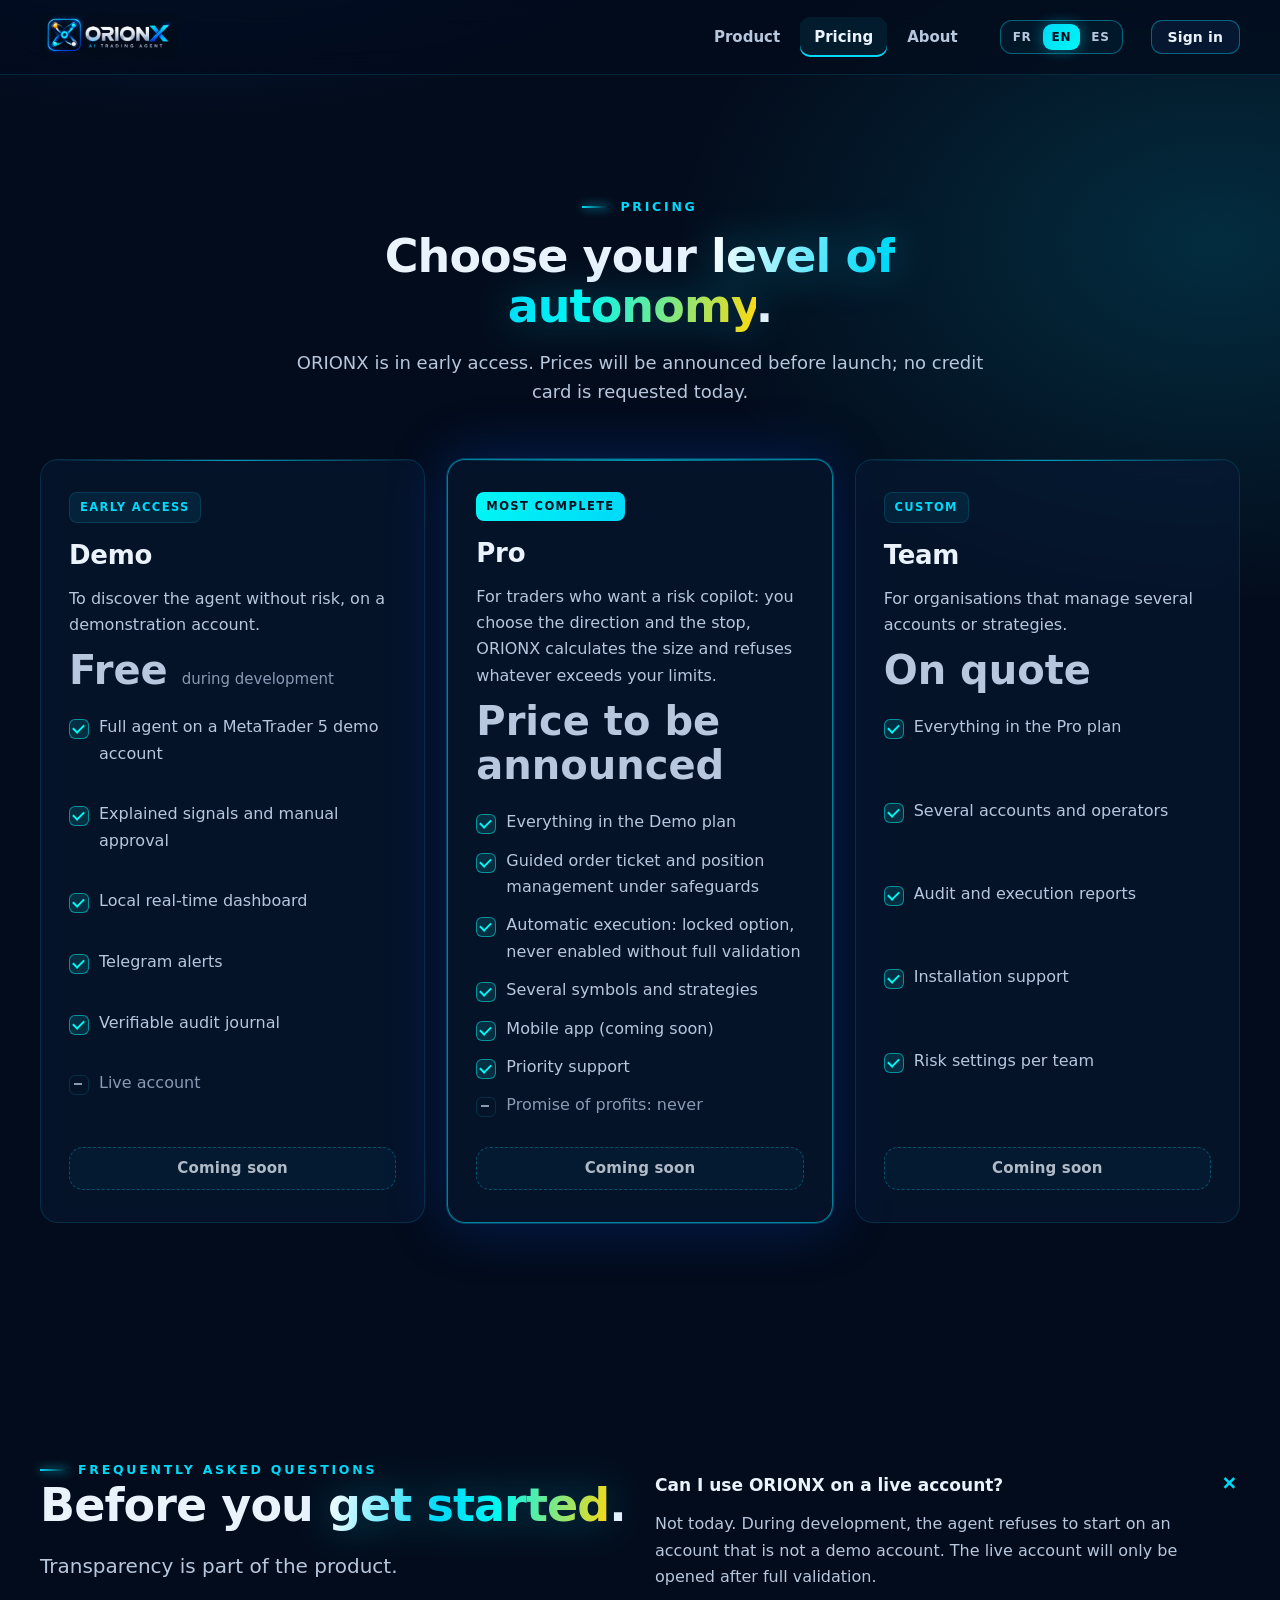
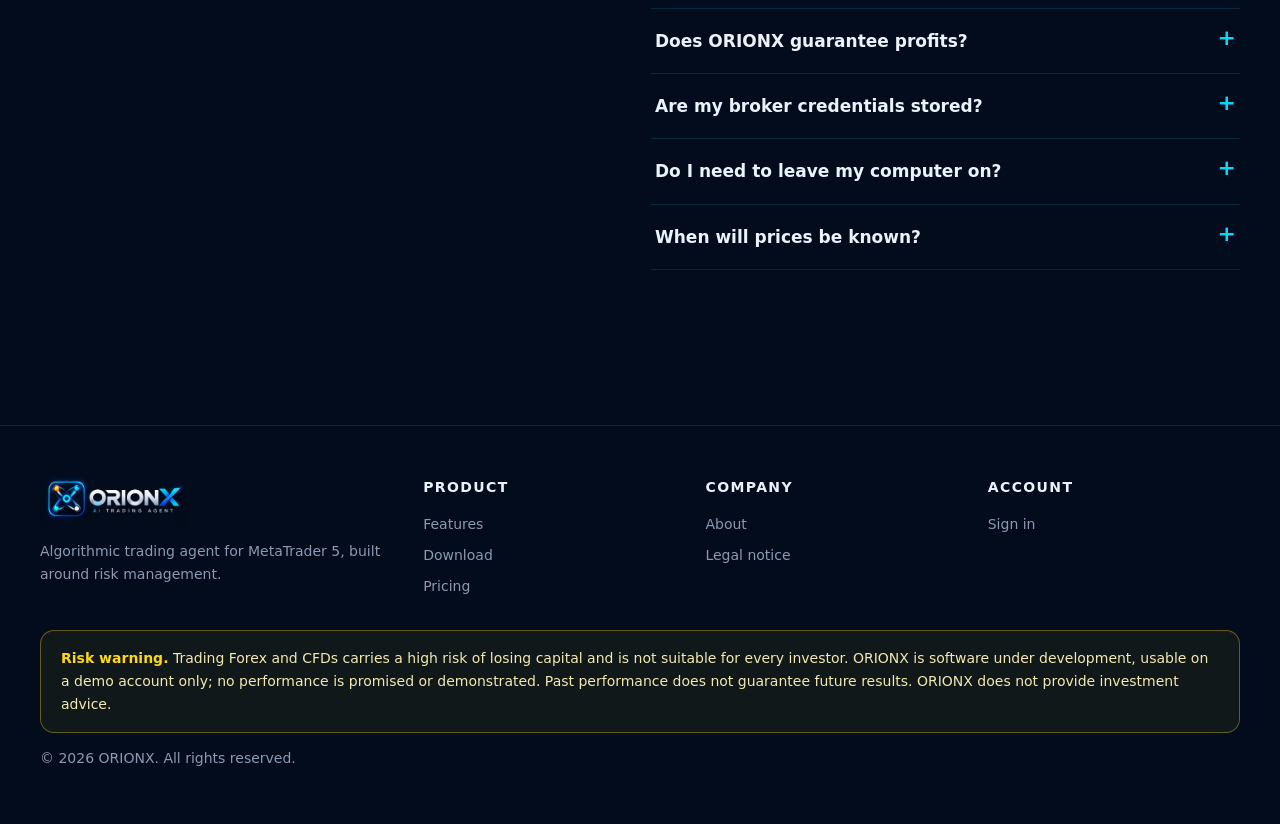
<file: site/abonnement.html>
<!doctype html>
<html lang="fr">
<head>
  <meta charset="utf-8">
  <meta name="viewport" content="width=device-width, initial-scale=1">
  <meta name="color-scheme" content="dark">
  <title data-i18n="abonnement-orionx">Abonnement · ORIONX</title>
  <meta data-i18n-attr="content:offres-orionx-acces-anticipe-en" name="description" content="Offres ORIONX : accès anticipé en compte démo, offre Pro et offre Équipe. Tarifs à venir.">
  <link rel="icon" type="image/png" href="assets/favicon.png">
  <link rel="stylesheet" href="assets/site.css">
</head>
<body>
  <header class="nav">
    <div class="wrap">
      <a class="brand" href="index.html"><img data-i18n-attr="alt:orionx-ai-trading-agent" src="assets/logo.png" alt="ORIONX, AI Trading Agent" width="138" height="46"></a>
      <button data-i18n="menu" class="burger" type="button" aria-expanded="false" aria-controls="menu">Menu</button>
      <ul id="menu">
        <li><a data-i18n="produit" href="index.html">Produit</a></li>
        <li><a data-i18n="abonnement" href="abonnement.html">Abonnement</a></li>
        <li><a data-i18n="a-propos" href="a-propos.html">À propos</a></li>
      </ul>
      <div class="lang" role="group" data-i18n-attr="aria-label:lang-group" aria-label="Langue"><button type="button" data-lang="fr" aria-pressed="true">FR</button><button type="button" data-lang="en" aria-pressed="false">EN</button><button type="button" data-lang="es" aria-pressed="false">ES</button></div>
      <a data-i18n="se-connecter" class="btn btn-sm login" href="connexion.html">Se connecter</a>
    </div>
  </header>

  <main>
    <section class="section">
      <div class="wrap">
        <div class="section-head center reveal">
          <span data-i18n="abonnement" class="eyebrow">Abonnement</span>
          <h2 data-i18n="choisissez-votre-niveau-d-autonomie">Choisissez votre <span class="grad">niveau d'autonomie</span>.</h2>
          <p data-i18n="orionx-est-en-acces-anticipe">ORIONX est en accès anticipé. Les tarifs seront annoncés avant l'ouverture ; aucune carte bancaire n'est demandée aujourd'hui.</p>
        </div>

        <div class="plans">
          <article class="card plan reveal">
            <span data-i18n="acces-anticipe" class="tag">Accès anticipé</span>
            <h3 data-i18n="demo">Démo</h3>
            <p data-i18n="pour-decouvrir-l-agent-sans">Pour découvrir l'agent sans risque, sur un compte de démonstration.</p>
            <p data-i18n="gratuit-pendant-le-developpement" class="price">Gratuit <small>pendant le développement</small></p>
            <ul>
              <li data-i18n="agent-complet-sur-compte-demo">Agent complet sur compte démo MetaTrader 5</li>
              <li data-i18n="signaux-expliques-et-approbation-manuelle">Signaux expliqués et approbation manuelle</li>
              <li data-i18n="dashboard-local-en-temps-reel">Dashboard local en temps réel</li>
              <li data-i18n="alertes-telegram">Alertes Telegram</li>
              <li data-i18n="journal-d-audit-verifiable">Journal d'audit vérifiable</li>
              <li data-i18n="compte-reel" class="no">Compte réel</li>
            </ul>
            <span data-i18n="bientot-disponible" class="btn btn-soon" aria-disabled="true">Bientôt disponible</span>
          </article>

          <article class="card plan plan-featured reveal">
            <span data-i18n="le-plus-complet" class="tag">Le plus complet</span>
            <h3 data-i18n="pro">Pro</h3>
            <p data-i18n="pour-les-traders-qui-veulent">Pour les traders qui veulent un copilote de risque : vous choisissez le sens et le stop, ORIONX calcule la taille et refuse ce qui dépasse vos limites.</p>
            <p data-i18n="tarif-a-venir" class="price">Tarif à venir</p>
            <ul>
              <li data-i18n="tout-le-contenu-de-l">Tout le contenu de l'offre Démo</li>
              <li data-i18n="ticket-d-ordre-guide-et">Ticket d'ordre guidé et gestion des positions sous garde-fous</li>
              <li data-i18n="execution-automatique-option-verrouillee-jamais">Exécution automatique : option verrouillée, jamais activée sans validation complète</li>
              <li data-i18n="plusieurs-symboles-et-strategies">Plusieurs symboles et stratégies</li>
              <li data-i18n="application-mobile-a-venir">Application mobile (à venir)</li>
              <li data-i18n="support-prioritaire">Support prioritaire</li>
              <li data-i18n="promesse-de-gains-jamais" class="no">Promesse de gains : jamais</li>
            </ul>
            <span data-i18n="bientot-disponible" class="btn btn-soon" aria-disabled="true">Bientôt disponible</span>
          </article>

          <article class="card plan reveal">
            <span data-i18n="sur-mesure" class="tag">Sur mesure</span>
            <h3 data-i18n="equipe">Équipe</h3>
            <p data-i18n="pour-les-structures-qui-gerent">Pour les structures qui gèrent plusieurs comptes ou stratégies.</p>
            <p data-i18n="sur-devis" class="price">Sur devis</p>
            <ul>
              <li data-i18n="tout-le-contenu-de-l-2">Tout le contenu de l'offre Pro</li>
              <li data-i18n="plusieurs-comptes-et-operateurs">Plusieurs comptes et opérateurs</li>
              <li data-i18n="rapports-d-audit-et-d">Rapports d'audit et d'exécution</li>
              <li data-i18n="accompagnement-a-l-installation">Accompagnement à l'installation</li>
              <li data-i18n="parametres-de-risque-par-equipe">Paramètres de risque par équipe</li>
            </ul>
            <span data-i18n="bientot-disponible" class="btn btn-soon" aria-disabled="true">Bientôt disponible</span>
          </article>
        </div>
      </div>
    </section>

    <section class="section">
      <div class="wrap grid grid-2">
        <div class="reveal">
          <span data-i18n="questions-frequentes" class="eyebrow">Questions fréquentes</span>
          <h2 data-i18n="avant-de-vous-lancer">Avant de <span class="grad">vous lancer</span>.</h2>
          <p data-i18n="la-transparence-fait-partie-du" class="lead">La transparence fait partie du produit.</p>
        </div>
        <div class="faq reveal">
          <details open><summary data-i18n="puis-je-utiliser-orionx-sur">Puis-je utiliser ORIONX sur un compte réel ?</summary><p data-i18n="pas-aujourd-hui-pendant-le">Pas aujourd'hui. Pendant le développement, l'agent refuse de démarrer sur un compte qui n'est pas un compte démo. Le compte réel ne sera ouvert qu'après une validation complète.</p></details>
          <details><summary data-i18n="orionx-garantit-il-des-gains">ORIONX garantit-il des gains ?</summary><p data-i18n="non-aucune-strategie-ne-garantit">Non. Aucune stratégie ne garantit de gains, et ORIONX ne fait aucune promesse de performance. Son rôle est d'appliquer une méthode et une gestion du risque strictes.</p></details>
          <details><summary data-i18n="mes-identifiants-de-courtier-sont">Mes identifiants de courtier sont-ils stockés ?</summary><p data-i18n="non-l-agent-se-rattache">Non. L'agent se rattache au terminal MetaTrader 5 déjà ouvert sur votre PC ; aucun mot de passe n'est enregistré dans le logiciel.</p></details>
          <details><summary data-i18n="faut-il-laisser-mon-ordinateur">Faut-il laisser mon ordinateur allumé ?</summary><p data-i18n="oui-l-agent-fonctionne-localement">Oui. L'agent fonctionne localement, à côté de MetaTrader 5. Vos positions restent protégées par leur stop-loss côté courtier même si l'agent s'arrête.</p></details>
          <details><summary data-i18n="quand-les-tarifs-seront-ils">Quand les tarifs seront-ils connus ?</summary><p data-i18n="avant-l-ouverture-publique-les">Avant l'ouverture publique.</p></details>
        </div>
      </div>
    </section>
  </main>

  <footer class="footer">
    <div class="wrap">
      <div class="cols">
        <div><a class="brand" href="index.html"><img data-i18n-attr="alt:orionx" src="assets/logo.png" alt="ORIONX" width="150" height="50"></a><p data-i18n="agent-de-trading-algorithmique-pour">Agent de trading algorithmique pour MetaTrader 5, conçu autour de la gestion du risque.</p></div>
        <div><h4 data-i18n="produit">Produit</h4><ul><li><a data-i18n="fonctionnalites" href="index.html#fonctionnalites">Fonctionnalités</a></li><li><a data-i18n="telecharger" href="index.html#telecharger">Télécharger</a></li><li><a data-i18n="abonnement" href="abonnement.html">Abonnement</a></li></ul></div>
        <div><h4 data-i18n="societe">Société</h4><ul><li><a data-i18n="a-propos" href="a-propos.html">À propos</a></li><li><a data-i18n="mentions-legales" href="mentions-legales.html">Mentions légales</a></li></ul></div>
        <div><h4 data-i18n="compte">Compte</h4><ul><li><a data-i18n="se-connecter" href="connexion.html">Se connecter</a></li></ul></div>
      </div>
      <p data-i18n="avertissement-sur-les-risques-le" class="risk"><strong>Avertissement sur les risques.</strong> Le trading sur le Forex et les CFD comporte un risque élevé de perte en capital et ne convient pas à tous les investisseurs. ORIONX est un logiciel en développement, utilisable uniquement sur compte démo ; aucune performance n'est promise ni démontrée. Les performances passées ne préjugent pas des performances futures. ORIONX ne fournit pas de conseil en investissement.</p>
      <p data-i18n="2026-orionx-tous-droits-reserves">© <span data-year>2026</span> ORIONX. Tous droits réservés.</p>
    </div>
  </footer>
  <script src="assets/i18n/en.js"></script>
  <script src="assets/i18n/es.js"></script>
  <script src="assets/i18n.js"></script>
  <script src="assets/site.js"></script>
</body>
</html>
</file>
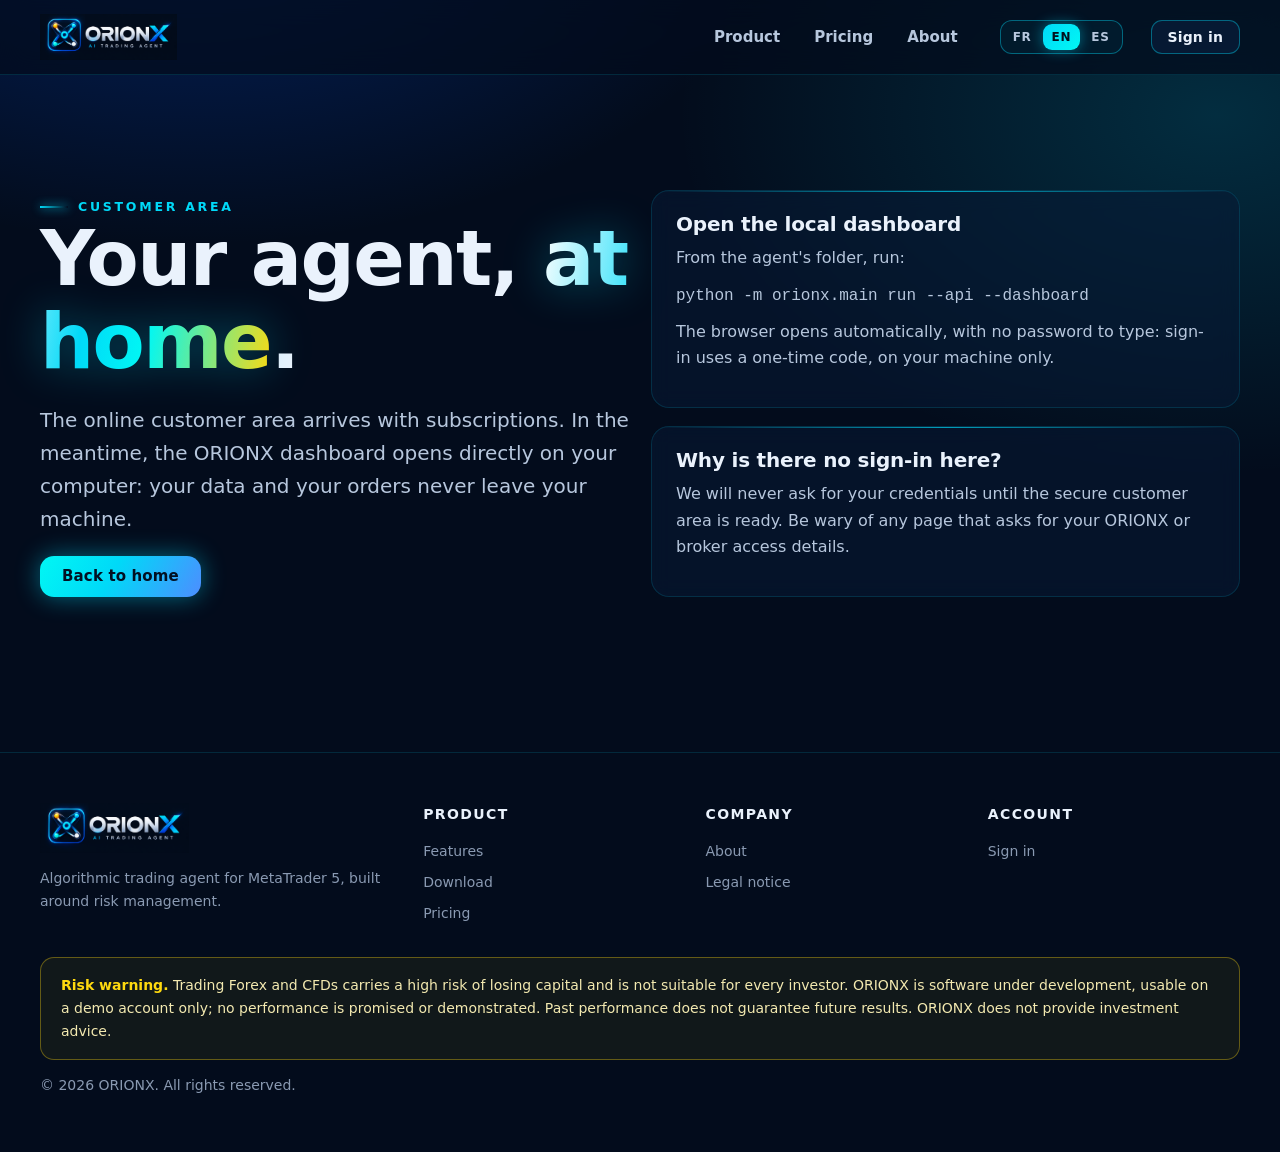
<file: site/connexion.html>
<!doctype html>
<html lang="fr">
<head>
  <meta charset="utf-8">
  <meta name="viewport" content="width=device-width, initial-scale=1">
  <meta name="color-scheme" content="dark">
  <title data-i18n="se-connecter-orionx">Se connecter · ORIONX</title>
  <meta data-i18n-attr="content:espace-client-orionx-bientot-disponible" name="description" content="Espace client ORIONX : bientôt disponible. Aujourd'hui, le tableau de bord de l'agent s'ouvre sur votre propre ordinateur.">
  <link rel="icon" type="image/png" href="assets/favicon.png">
  <link rel="stylesheet" href="assets/site.css">
</head>
<body>
  <header class="nav">
    <div class="wrap">
      <a class="brand" href="index.html"><img data-i18n-attr="alt:orionx-ai-trading-agent" src="assets/logo.png" alt="ORIONX, AI Trading Agent" width="138" height="46"></a>
      <button data-i18n="menu" class="burger" type="button" aria-expanded="false" aria-controls="menu">Menu</button>
      <ul id="menu">
        <li><a data-i18n="produit" href="index.html">Produit</a></li>
        <li><a data-i18n="abonnement" href="abonnement.html">Abonnement</a></li>
        <li><a data-i18n="a-propos" href="a-propos.html">À propos</a></li>
      </ul>
      <div class="lang" role="group" data-i18n-attr="aria-label:lang-group" aria-label="Langue"><button type="button" data-lang="fr" aria-pressed="true">FR</button><button type="button" data-lang="en" aria-pressed="false">EN</button><button type="button" data-lang="es" aria-pressed="false">ES</button></div>
      <a data-i18n="se-connecter" class="btn btn-sm login" href="connexion.html">Se connecter</a>
    </div>
  </header>

  <main>
    <section class="section">
      <div class="wrap grid grid-2">
        <div class="reveal">
          <span data-i18n="espace-client" class="eyebrow">Espace client</span>
          <h1 data-i18n="votre-agent-chez-vous">Votre agent, <span class="grad">chez vous</span>.</h1>
          <p data-i18n="l-espace-client-en-ligne" class="lead">L'espace client en ligne arrive avec les abonnements. En attendant, le tableau de bord d'ORIONX s'ouvre directement sur votre ordinateur : vos données et vos ordres ne quittent jamais votre machine.</p>
          <div class="ctas">
            <a data-i18n="retour-a-l-accueil" class="btn btn-neon" href="index.html">Retour à l'accueil</a>
          </div>
        </div>
        <div class="info reveal">
          <div class="card">
            <h3 data-i18n="ouvrir-le-tableau-de-bord">Ouvrir le tableau de bord local</h3>
            <p data-i18n="depuis-le-dossier-de-l">Depuis le dossier de l'agent, lancez :</p>
            <p data-i18n="python-m-orionx-main-run"><code>python -m orionx.main run --api --dashboard</code></p>
            <p data-i18n="le-navigateur-s-ouvre-automatiquement">Le navigateur s'ouvre automatiquement, sans mot de passe à saisir : la connexion se fait par un code à usage unique, sur votre machine uniquement.</p>
          </div>
          <div class="card">
            <h3 data-i18n="pourquoi-pas-de-connexion-ici">Pourquoi pas de connexion ici ?</h3>
            <p data-i18n="nous-ne-demanderons-jamais-vos">Nous ne demanderons jamais vos identifiants tant que l'espace client sécurisé n'est pas prêt. Méfiez-vous de toute page qui vous demanderait vos accès ORIONX ou ceux de votre courtier.</p>
          </div>
        </div>
      </div>
    </section>
  </main>

  <footer class="footer">
    <div class="wrap">
      <div class="cols">
        <div><a class="brand" href="index.html"><img data-i18n-attr="alt:orionx" src="assets/logo.png" alt="ORIONX" width="150" height="50"></a><p data-i18n="agent-de-trading-algorithmique-pour">Agent de trading algorithmique pour MetaTrader 5, conçu autour de la gestion du risque.</p></div>
        <div><h4 data-i18n="produit">Produit</h4><ul><li><a data-i18n="fonctionnalites" href="index.html#fonctionnalites">Fonctionnalités</a></li><li><a data-i18n="telecharger" href="index.html#telecharger">Télécharger</a></li><li><a data-i18n="abonnement" href="abonnement.html">Abonnement</a></li></ul></div>
        <div><h4 data-i18n="societe">Société</h4><ul><li><a data-i18n="a-propos" href="a-propos.html">À propos</a></li><li><a data-i18n="mentions-legales" href="mentions-legales.html">Mentions légales</a></li></ul></div>
        <div><h4 data-i18n="compte">Compte</h4><ul><li><a data-i18n="se-connecter" href="connexion.html">Se connecter</a></li></ul></div>
      </div>
      <p data-i18n="avertissement-sur-les-risques-le" class="risk"><strong>Avertissement sur les risques.</strong> Le trading sur le Forex et les CFD comporte un risque élevé de perte en capital et ne convient pas à tous les investisseurs. ORIONX est un logiciel en développement, utilisable uniquement sur compte démo ; aucune performance n'est promise ni démontrée. Les performances passées ne préjugent pas des performances futures. ORIONX ne fournit pas de conseil en investissement.</p>
      <p data-i18n="2026-orionx-tous-droits-reserves">© <span data-year>2026</span> ORIONX. Tous droits réservés.</p>
    </div>
  </footer>
  <script src="assets/i18n/en.js"></script>
  <script src="assets/i18n/es.js"></script>
  <script src="assets/i18n.js"></script>
  <script src="assets/site.js"></script>
</body>
</html>
</file>
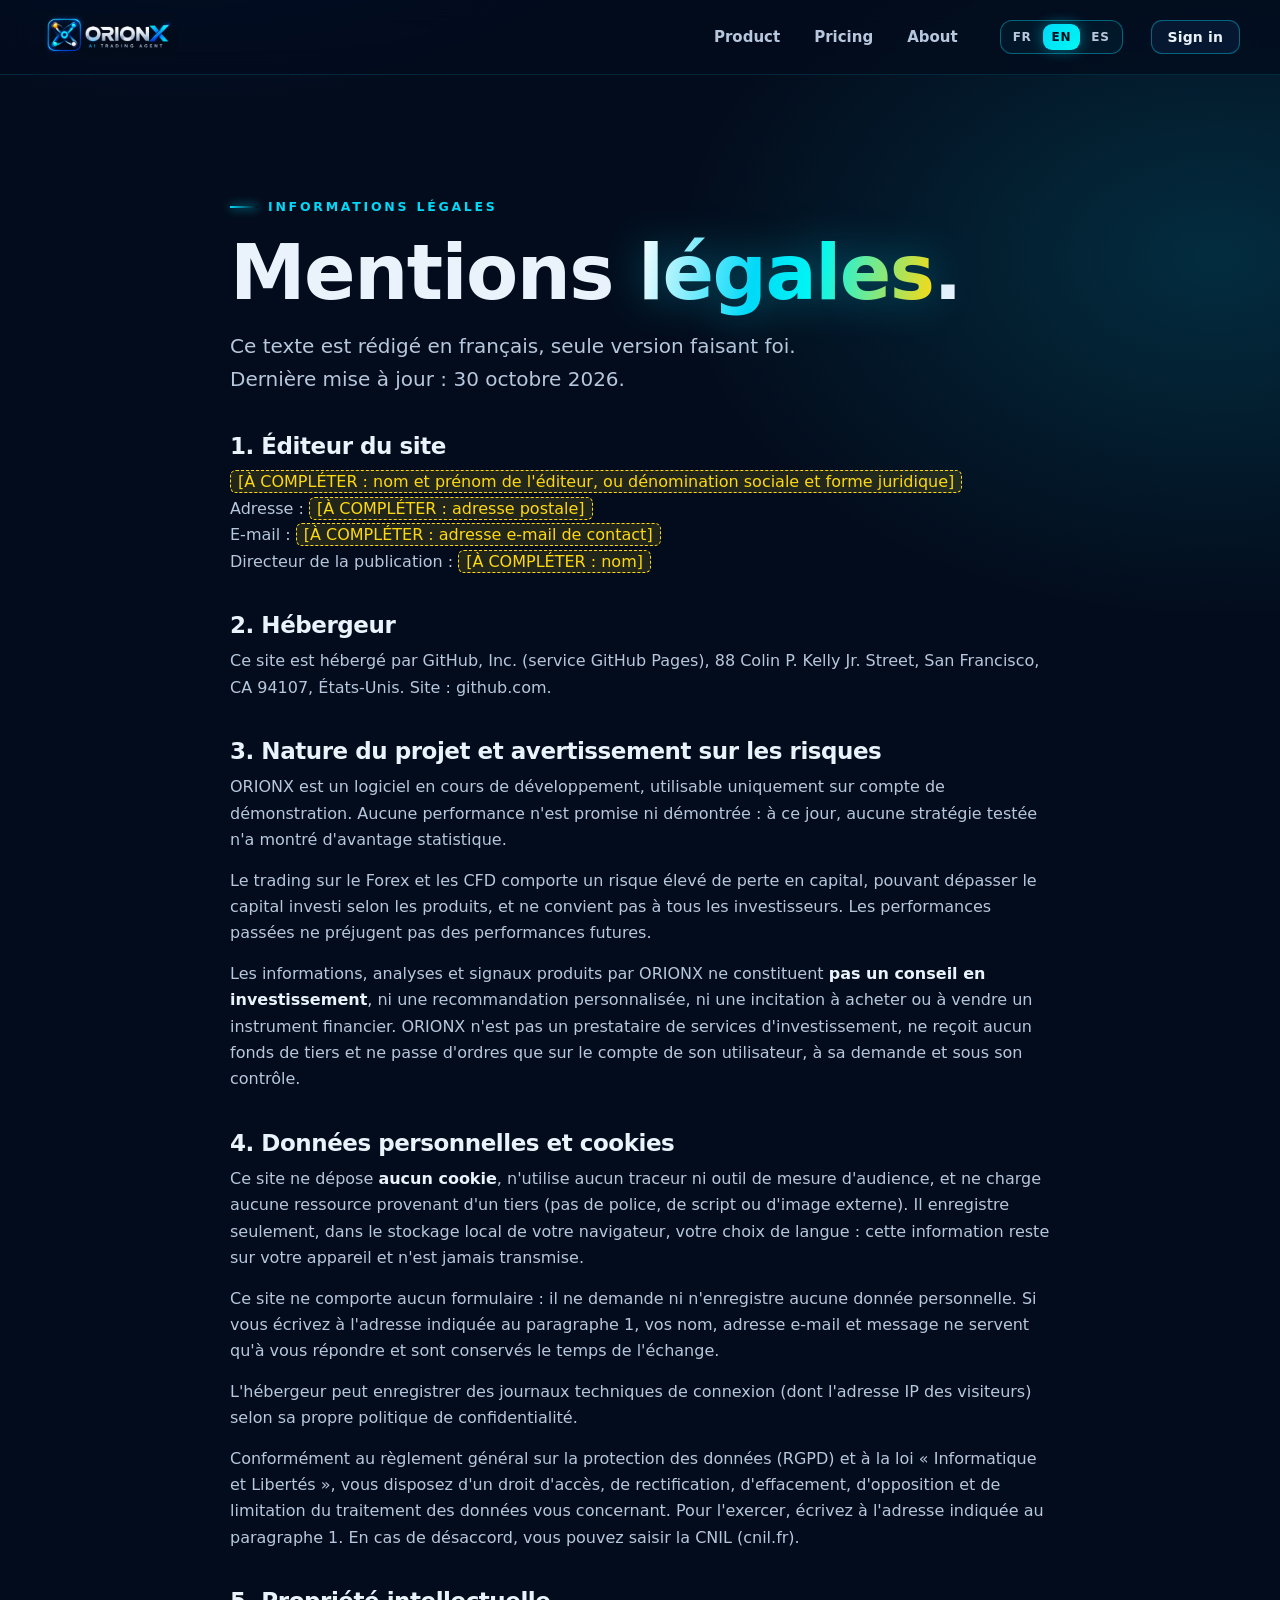
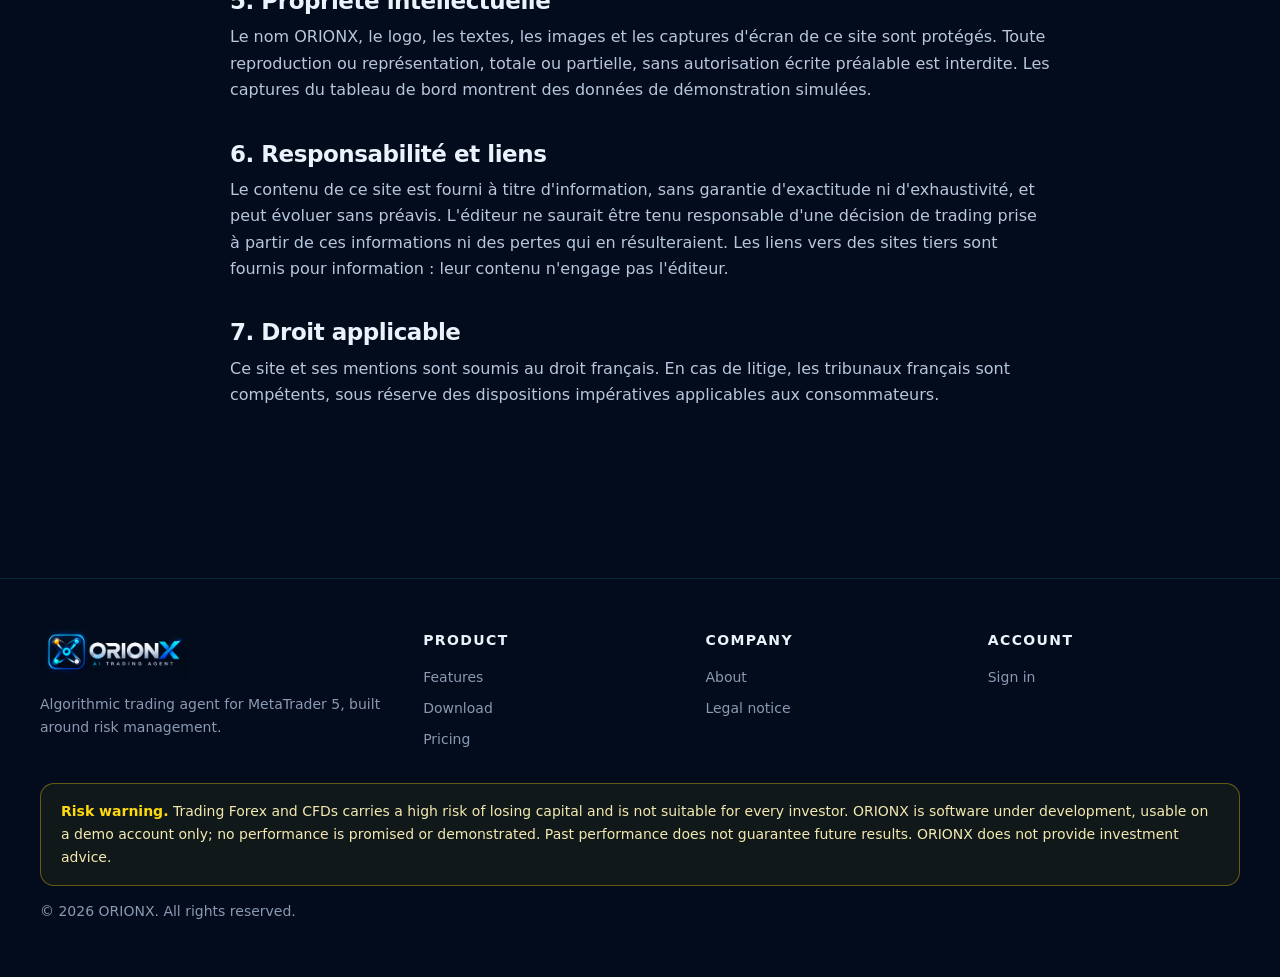
<file: site/mentions-legales.html>
<!doctype html>
<html lang="fr">
<head>
  <meta charset="utf-8">
  <meta name="viewport" content="width=device-width, initial-scale=1">
  <meta name="color-scheme" content="dark">
  <title data-i18n="mentions-legales-orionx">Mentions légales · ORIONX</title>
  <meta data-i18n-attr="content:mentions-legales-du-site-orionx" name="description" content="Mentions légales du site ORIONX : éditeur, hébergeur, données personnelles, avertissement sur les risques.">
  <link rel="icon" type="image/png" href="assets/favicon.png">
  <link rel="stylesheet" href="assets/site.css">
</head>
<body>
  <header class="nav">
    <div class="wrap">
      <a class="brand" href="index.html"><img data-i18n-attr="alt:orionx-ai-trading-agent" src="assets/logo.png" alt="ORIONX, AI Trading Agent" width="138" height="46"></a>
      <button data-i18n="menu" class="burger" type="button" aria-expanded="false" aria-controls="menu">Menu</button>
      <ul id="menu">
        <li><a data-i18n="produit" href="index.html">Produit</a></li>
        <li><a data-i18n="abonnement" href="abonnement.html">Abonnement</a></li>
        <li><a data-i18n="a-propos" href="a-propos.html">À propos</a></li>
      </ul>
      <div class="lang" role="group" data-i18n-attr="aria-label:lang-group" aria-label="Langue"><button type="button" data-lang="fr" aria-pressed="true">FR</button><button type="button" data-lang="en" aria-pressed="false">EN</button><button type="button" data-lang="es" aria-pressed="false">ES</button></div>
      <a data-i18n="se-connecter" class="btn btn-sm login" href="connexion.html">Se connecter</a>
    </div>
  </header>

  <main>
    <section class="section legal">
      <div class="wrap legal-wrap">
        <!--i18n-off-->
        <div lang="fr">
          <span class="eyebrow">Informations légales</span>
          <h1>Mentions <span class="grad">légales</span>.</h1>
          <p class="lead">Ce texte est rédigé en français, seule version faisant foi. Dernière mise à jour : 30 octobre 2026.</p>

          <h2>1. Éditeur du site</h2>
          <p><mark class="todo">[À COMPLÉTER : nom et prénom de l'éditeur, ou dénomination sociale et forme juridique]</mark><br>
          Adresse : <mark class="todo">[À COMPLÉTER : adresse postale]</mark><br>
          E-mail : <mark class="todo">[À COMPLÉTER : adresse e-mail de contact]</mark><br>
          Directeur de la publication : <mark class="todo">[À COMPLÉTER : nom]</mark></p>

          <h2>2. Hébergeur</h2>
          <p>Ce site est hébergé par GitHub, Inc. (service GitHub Pages), 88 Colin P. Kelly Jr. Street, San Francisco, CA 94107, États-Unis.
          Site : github.com.</p>

          <h2>3. Nature du projet et avertissement sur les risques</h2>
          <p>ORIONX est un logiciel en cours de développement, utilisable uniquement sur compte de démonstration. Aucune performance n'est promise ni
          démontrée : à ce jour, aucune stratégie testée n'a montré d'avantage statistique.</p>
          <p>Le trading sur le Forex et les CFD comporte un risque élevé de perte en capital, pouvant dépasser le capital investi selon les
          produits, et ne convient pas à tous les investisseurs. Les performances passées ne préjugent pas des performances futures.</p>
          <p>Les informations, analyses et signaux produits par ORIONX ne constituent <strong>pas un conseil en investissement</strong>, ni une
          recommandation personnalisée, ni une incitation à acheter ou à vendre un instrument financier. ORIONX n'est pas un prestataire de
          services d'investissement, ne reçoit aucun fonds de tiers et ne passe d'ordres que sur le compte de son utilisateur, à sa demande et sous
          son contrôle.</p>

          <h2>4. Données personnelles et cookies</h2>
          <p>Ce site ne dépose <strong>aucun cookie</strong>, n'utilise aucun traceur ni outil de mesure d'audience, et ne charge aucune ressource
          provenant d'un tiers (pas de police, de script ou d'image externe). Il enregistre seulement, dans le stockage local de votre navigateur, votre
          choix de langue : cette information reste sur votre appareil et n'est jamais transmise.</p>
          <p>Ce site ne comporte aucun formulaire : il ne demande ni n'enregistre aucune donnée personnelle. Si vous écrivez à l'adresse
          indiquée au paragraphe 1, vos nom, adresse e-mail et message ne servent qu'à vous répondre et sont conservés le temps de
          l'échange.</p>
          <p>L'hébergeur peut enregistrer des journaux techniques de connexion (dont l'adresse IP des visiteurs) selon sa propre politique de
          confidentialité.</p>
          <p>Conformément au règlement général sur la protection des données (RGPD) et à la loi « Informatique et Libertés », vous disposez d'un droit
          d'accès, de rectification, d'effacement, d'opposition et de limitation du traitement des données vous concernant. Pour l'exercer,
          écrivez à l'adresse indiquée au paragraphe 1. En cas de désaccord, vous pouvez saisir la CNIL (cnil.fr).</p>

          <h2>5. Propriété intellectuelle</h2>
          <p>Le nom ORIONX, le logo, les textes, les images et les captures d'écran de ce site sont protégés. Toute reproduction ou représentation,
          totale ou partielle, sans autorisation écrite préalable est interdite. Les captures du tableau de bord montrent des données de démonstration
          simulées.</p>

          <h2>6. Responsabilité et liens</h2>
          <p>Le contenu de ce site est fourni à titre d'information, sans garantie d'exactitude ni d'exhaustivité, et peut évoluer sans préavis.
          L'éditeur ne saurait être tenu responsable d'une décision de trading prise à partir de ces informations ni des pertes qui en résulteraient.
          Les liens vers des sites tiers sont fournis pour information : leur contenu n'engage pas l'éditeur.</p>

          <h2>7. Droit applicable</h2>
          <p>Ce site et ses mentions sont soumis au droit français. En cas de litige, les tribunaux français sont compétents, sous réserve des
          dispositions impératives applicables aux consommateurs.</p>
        </div>
        <!--/i18n-off-->
      </div>
    </section>
  </main>

  <footer class="footer">
    <div class="wrap">
      <div class="cols">
        <div><a class="brand" href="index.html"><img data-i18n-attr="alt:orionx" src="assets/logo.png" alt="ORIONX" width="150" height="50"></a><p data-i18n="agent-de-trading-algorithmique-pour">Agent de trading algorithmique pour MetaTrader 5, conçu autour de la gestion du risque.</p></div>
        <div><h4 data-i18n="produit">Produit</h4><ul><li><a data-i18n="fonctionnalites" href="index.html#fonctionnalites">Fonctionnalités</a></li><li><a data-i18n="telecharger" href="index.html#telecharger">Télécharger</a></li><li><a data-i18n="abonnement" href="abonnement.html">Abonnement</a></li></ul></div>
        <div><h4 data-i18n="societe">Société</h4><ul><li><a data-i18n="a-propos" href="a-propos.html">À propos</a></li><li><a data-i18n="mentions-legales" href="mentions-legales.html">Mentions légales</a></li></ul></div>
        <div><h4 data-i18n="compte">Compte</h4><ul><li><a data-i18n="se-connecter" href="connexion.html">Se connecter</a></li></ul></div>
      </div>
      <p data-i18n="avertissement-sur-les-risques-le" class="risk"><strong>Avertissement sur les risques.</strong> Le trading sur le Forex et les CFD comporte un risque élevé de perte en capital et ne convient pas à tous les investisseurs. ORIONX est un logiciel en développement, utilisable uniquement sur compte démo ; aucune performance n'est promise ni démontrée. Les performances passées ne préjugent pas des performances futures. ORIONX ne fournit pas de conseil en investissement.</p>
      <p data-i18n="2026-orionx-tous-droits-reserves">© <span data-year>2026</span> ORIONX. Tous droits réservés.</p>
    </div>
  </footer>
  <script src="assets/i18n/en.js"></script>
  <script src="assets/i18n/es.js"></script>
  <script src="assets/i18n.js"></script>
  <script src="assets/site.js"></script>
</body>
</html>
</file>
<file: assets/site.css>
/* ORIONX : site vitrine « futuriste 3D néon ». Couleurs mesurées sur le logo (voir agent/orionx/api/static/style.css).
   Aucune bibliothèque, aucune police externe (pas de requête vers un tiers : rien à déclarer pour la vie privée). */
:root {
  --bg: #030c1c; --bg-2: #01122a; --ink: #eaf2fc; --silver: #b7c7dd; --muted: #8a9ab2;
  --blue: #004ce4; --blue-text: #4d8dff; --cyan: #00d9f8; --teal: #01f7f4; --gold: #fed90f; --orange: #ffa630; --red: #ff5c7a;
  --glass: rgba(8, 26, 54, .55); --glass-2: rgba(12, 36, 72, .45);
  --line: rgba(0, 217, 248, .14); --line-strong: rgba(0, 217, 248, .4);
  --neon: 0 0 12px rgba(0, 217, 248, .55), 0 0 40px rgba(0, 76, 228, .35);
  --radius: 18px; --max: 1200px;
  --display: "Segoe UI Variable Display", "Segoe UI", system-ui, sans-serif;
  --text: "Segoe UI Variable Text", "Segoe UI", system-ui, sans-serif;
}
* { box-sizing: border-box; }
html { scroll-behavior: smooth; background: var(--bg); }
body {
  margin: 0; color: var(--ink); font: 16px/1.65 var(--text); overflow-x: hidden;
  background:
    radial-gradient(1000px 600px at 15% -10%, rgba(0, 76, 228, .35), transparent 60%),
    radial-gradient(900px 600px at 95% 10%, rgba(0, 217, 248, .16), transparent 60%),
    var(--bg);
}
img { max-width: 100%; display: block; }
a { color: var(--cyan); text-decoration: none; }
a:hover { color: var(--teal); }
:focus-visible { outline: 2px solid var(--cyan); outline-offset: 3px; border-radius: 6px; }
.wrap { width: min(var(--max), 100% - 48px); margin-inline: auto; }
.sr-only { position: absolute; width: 1px; height: 1px; overflow: hidden; clip: rect(0 0 0 0); white-space: nowrap; }

/* --- navigation ------------------------------------------------------------------- */
.nav { position: sticky; top: 0; z-index: 50; backdrop-filter: blur(14px); background: rgba(3, 12, 28, .72); border-bottom: 1px solid var(--line); }
.nav .wrap { display: flex; align-items: center; gap: 28px; height: 74px; }
.nav .brand img { height: 46px; width: auto; }
.nav ul { display: flex; gap: 6px; list-style: none; margin: 0 0 0 auto; padding: 0; }
.nav ul a { display: block; padding: 8px 14px; border-radius: 10px; color: var(--silver); font-weight: 550; font-size: 15px; transition: color .2s, background .2s; }
.nav ul a:hover, .nav ul a[aria-current="page"] { color: var(--ink); background: rgba(0, 217, 248, .08); }
.nav ul a[aria-current="page"] { box-shadow: inset 0 -2px 0 var(--cyan); }
.burger { display: none; margin-left: auto; background: none; border: 1px solid var(--line-strong); color: var(--ink); border-radius: 10px; padding: 8px 12px; font: inherit; cursor: pointer; }

/* --- boutons ------------------------------------------------------------------------ */
.btn { display: inline-flex; align-items: center; gap: 10px; padding: 13px 22px; border-radius: 14px; font: 650 15px/1 var(--text); letter-spacing: .01em;
  cursor: pointer; border: 1px solid var(--line-strong); color: var(--ink); background: var(--glass-2); transition: transform .2s, box-shadow .25s, border-color .25s; }
.btn:hover { transform: translateY(-2px); color: var(--ink); border-color: var(--cyan); box-shadow: var(--neon); }
.btn-neon { border: none; color: #021022; background: linear-gradient(120deg, var(--teal), var(--cyan) 45%, var(--blue-text)); box-shadow: 0 0 24px rgba(0, 217, 248, .45); }
.btn-neon:hover { color: #021022; box-shadow: 0 0 40px rgba(0, 217, 248, .75), 0 0 80px rgba(0, 76, 228, .45); }
.btn-sm { padding: 9px 16px; font-size: 14px; border-radius: 11px; }
.btn[aria-disabled="true"] { cursor: not-allowed; opacity: .75; }
.btn[aria-disabled="true"]:hover { transform: none; box-shadow: none; border-color: var(--line-strong); }

/* --- titres ----------------------------------------------------------------------- */
.eyebrow { display: inline-flex; align-items: center; gap: 10px; font: 700 12.5px/1 var(--text); letter-spacing: .22em; text-transform: uppercase; color: var(--cyan); }
.eyebrow::before { content: ""; width: 28px; height: 2px; background: linear-gradient(90deg, var(--cyan), transparent); box-shadow: 0 0 10px var(--cyan); }
h1, h2, h3 { font-family: var(--display); letter-spacing: -.02em; line-height: 1.1; margin: 0; }
h1 { font-size: clamp(40px, 6vw, 76px); font-weight: 750; }
h2 { font-size: clamp(30px, 3.6vw, 46px); font-weight: 720; }
h3 { font-size: 20px; font-weight: 680; letter-spacing: -.01em; }
.grad { background: linear-gradient(100deg, #fff 0%, var(--cyan) 40%, var(--teal) 60%, var(--gold) 100%); -webkit-background-clip: text; background-clip: text; color: transparent;
  filter: drop-shadow(0 0 22px rgba(0, 217, 248, .35)); }
.lead { font-size: clamp(17px, 1.6vw, 20px); color: var(--silver); max-width: 620px; }
.section { padding: clamp(70px, 9vw, 120px) 0; position: relative; }
.section-head { max-width: 720px; margin-bottom: 52px; }
.section-head h2 { margin: 14px 0 16px; }
.section-head p { color: var(--silver); margin: 0; font-size: 18px; }
.center { text-align: center; margin-inline: auto; }

/* --- hero 3D ------------------------------------------------------------------------ */
.hero { position: relative; overflow: hidden; padding: clamp(50px, 7vw, 90px) 0 clamp(120px, 14vw, 180px); }
.hero .wrap { display: grid; grid-template-columns: 1.05fr .95fr; gap: 40px; align-items: center; position: relative; z-index: 2; }
.hero h1 { margin: 20px 0 22px; }
.hero .ctas { display: flex; gap: 14px; flex-wrap: wrap; margin: 34px 0 30px; }
.chips { display: flex; gap: 10px; flex-wrap: wrap; }
.chip { font-size: 13px; color: var(--silver); padding: 7px 13px; border-radius: 999px; border: 1px solid var(--line); background: var(--glass); }
.chip b { color: var(--teal); font-weight: 650; }
.floor { position: absolute; left: -50%; right: -50%; bottom: -10px; height: 420px; z-index: 1; pointer-events: none;
  background-image: linear-gradient(rgba(0, 217, 248, .45) 1px, transparent 1px), linear-gradient(90deg, rgba(0, 217, 248, .45) 1px, transparent 1px);
  background-size: 64px 64px; transform: perspective(520px) rotateX(64deg); transform-origin: center top;
  mask-image: linear-gradient(to top, rgba(0, 0, 0, .9), transparent 85%); animation: floor 3.2s linear infinite; opacity: .55; }
@keyframes floor { to { background-position: 0 64px, 0 0; } }
.horizon { position: absolute; left: 0; right: 0; bottom: 400px; height: 2px; z-index: 1;
  background: linear-gradient(90deg, transparent, var(--blue), var(--cyan), var(--teal), transparent); box-shadow: 0 0 30px var(--cyan); opacity: .7; }

.scene { position: relative; height: 560px; perspective: 1400px; }
.scene-inner { position: absolute; inset: 0; transform-style: preserve-3d; transition: transform .25s ease-out;
  transform: rotateY(calc(var(--ry, 0) * 1deg)) rotateX(calc(var(--rx, 0) * 1deg)); }
.orbit { position: absolute; left: 50%; top: 50%; border-radius: 50%; border: 1.5px solid rgba(0, 217, 248, .35); box-shadow: 0 0 22px rgba(0, 217, 248, .25), inset 0 0 22px rgba(0, 217, 248, .15); }
.orbit-1 { width: 520px; height: 210px; margin: -105px 0 0 -260px; transform: rotateZ(-28deg) translateZ(-60px); animation: spin 14s linear infinite; }
.orbit-2 { width: 520px; height: 210px; margin: -105px 0 0 -260px; transform: rotateZ(28deg) translateZ(-60px); animation: spin 18s linear infinite reverse; }
.orbit::after { content: ""; position: absolute; width: 18px; height: 18px; border-radius: 50%; top: -9px; left: calc(50% - 9px); }
.orbit-1::after { background: radial-gradient(circle at 35% 35%, #fff6, var(--gold) 45%, #c47a00); box-shadow: 0 0 22px var(--gold); }
.orbit-2::after { background: radial-gradient(circle at 35% 35%, #fff8, var(--teal) 45%, #008a99); box-shadow: 0 0 22px var(--teal); }
@keyframes spin { from { rotate: 0deg; } to { rotate: 360deg; } }
.core { position: absolute; left: 50%; top: 50%; width: 120px; height: 120px; margin: -60px; border-radius: 50%; border: 14px solid var(--cyan);
  box-shadow: 0 0 40px var(--cyan), inset 0 0 30px rgba(0, 217, 248, .6); transform: translateZ(-120px); opacity: .55; filter: blur(.3px); }

/* --- maquettes (téléphone, ordinateur) ----------------------------------------------- */
.phone { position: relative; width: 270px; aspect-ratio: 9 / 19.2; padding: 11px; border-radius: 44px;
  background: linear-gradient(160deg, #13315c, #050f22 55%, #0b2142); border: 1px solid rgba(0, 217, 248, .45);
  box-shadow: 0 0 0 1px rgba(255, 255, 255, .05) inset, 0 30px 80px rgba(0, 0, 0, .6), 0 0 60px rgba(0, 217, 248, .28); }
.phone::before { content: ""; position: absolute; z-index: 2; top: 20px; left: 50%; width: 86px; height: 22px; margin-left: -43px; border-radius: 12px; background: #01060f; }
.phone .screen { height: 100%; border-radius: 34px; overflow: hidden; background: var(--bg); }
.phone .screen img { width: 100%; height: 100%; object-fit: cover; object-position: top; }
.phone::after { content: ""; position: absolute; inset: 0; border-radius: 44px; pointer-events: none;
  background: linear-gradient(115deg, rgba(255, 255, 255, .14), transparent 32%, transparent 70%, rgba(0, 217, 248, .12)); }
.scene .phone { position: absolute; left: 50%; top: 50%; margin: -288px 0 0 -135px; transform: translateZ(60px) rotateY(-16deg) rotateX(6deg);
  animation: float 6s ease-in-out infinite; }
@keyframes float { 50% { translate: 0 -14px; } }
.float-chip { position: absolute; z-index: 3; padding: 12px 16px; border-radius: 14px; background: rgba(6, 22, 46, .78); border: 1px solid var(--line-strong);
  backdrop-filter: blur(10px); box-shadow: 0 12px 40px rgba(0, 0, 0, .45), 0 0 24px rgba(0, 217, 248, .18); font-size: 13.5px; animation: float 7s ease-in-out infinite; }
.float-chip small { display: block; color: var(--muted); font-size: 11.5px; letter-spacing: .08em; text-transform: uppercase; }
.float-chip strong { font-size: 15px; }
.fc-1 { left: 0; top: 16%; transform: translateZ(140px); }
.fc-2 { right: 0; top: 34%; transform: translateZ(180px); animation-delay: -2s; }
.fc-3 { left: 6%; bottom: 10%; transform: translateZ(120px); animation-delay: -4s; }
.ok { color: var(--teal); } .warn { color: var(--gold); }

.laptop { position: relative; width: min(640px, 100%); }
.laptop .lid { padding: 14px 14px 18px; border-radius: 18px 18px 6px 6px; background: linear-gradient(160deg, #13315c, #050f22); border: 1px solid rgba(0, 217, 248, .4);
  box-shadow: 0 0 60px rgba(0, 76, 228, .3), 0 30px 70px rgba(0, 0, 0, .55); }
.laptop .lid img { border-radius: 8px; aspect-ratio: 16 / 10; object-fit: cover; object-position: top left; width: 100%; }
.laptop .base { height: 16px; margin: 0 -7%; border-radius: 0 0 22px 22px; background: linear-gradient(#1a3a68, #071630); border: 1px solid rgba(0, 217, 248, .3); border-top: none; }
.laptop .base::after { content: ""; display: block; width: 18%; height: 6px; margin: 0 auto; border-radius: 0 0 8px 8px; background: #030a18; }

/* --- cartes ------------------------------------------------------------------------- */
.grid { display: grid; gap: 22px; }
.grid-3 { grid-template-columns: repeat(3, minmax(0, 1fr)); }
.grid-2 { grid-template-columns: repeat(2, minmax(0, 1fr)); }
.card { position: relative; padding: 28px; border-radius: var(--radius); background: var(--glass); border: 1px solid var(--line); backdrop-filter: blur(10px);
  transition: transform .3s, border-color .3s, box-shadow .3s; overflow: hidden; }
.card::before { content: ""; position: absolute; inset: 0 0 auto; height: 1px; background: linear-gradient(90deg, transparent, var(--cyan), transparent); opacity: .7; }
.card:hover { transform: translateY(-6px); border-color: var(--line-strong); box-shadow: 0 20px 50px rgba(0, 0, 0, .4), 0 0 40px rgba(0, 76, 228, .2); }
.card p { color: var(--silver); margin: 10px 0 0; }
.icon { width: 52px; height: 52px; display: grid; place-items: center; border-radius: 14px; margin-bottom: 20px;
  background: linear-gradient(140deg, rgba(0, 217, 248, .22), rgba(0, 76, 228, .25)); border: 1px solid var(--line-strong); box-shadow: 0 0 22px rgba(0, 217, 248, .25); }
.icon svg { width: 26px; height: 26px; stroke: var(--cyan); fill: none; stroke-width: 1.8; stroke-linecap: round; stroke-linejoin: round; filter: drop-shadow(0 0 6px var(--cyan)); }

.steps { counter-reset: step; }
.step { padding-top: 64px; }
.step::after { counter-increment: step; content: "0" counter(step); position: absolute; top: 18px; left: 28px; font: 800 38px/1 var(--display);
  background: linear-gradient(var(--cyan), transparent); -webkit-background-clip: text; background-clip: text; color: transparent; opacity: .9; }

/* --- téléchargement --------------------------------------------------------------- */
.download { display: grid; grid-template-columns: 1fr 1fr; gap: 50px; align-items: center; }
.devices { position: relative; min-height: 460px; display: grid; place-items: center; perspective: 1400px; }
.devices .laptop { transform: rotateY(14deg) rotateX(4deg); }
.devices .phone { position: absolute; right: 2%; bottom: -10px; width: 190px; transform: rotateY(-14deg) translateZ(80px); animation: float 6s ease-in-out infinite; }
.stores { display: flex; gap: 14px; flex-wrap: wrap; margin-top: 30px; }
.store { display: inline-flex; align-items: center; gap: 14px; padding: 12px 20px 12px 16px; border-radius: 16px; border: 1px solid var(--line-strong);
  background: rgba(2, 8, 20, .7); color: var(--ink); min-width: 220px; }
.store svg { width: 30px; height: 30px; stroke: var(--ink); fill: none; stroke-width: 1.6; stroke-linecap: round; stroke-linejoin: round; }
.store span { display: block; font-size: 11.5px; letter-spacing: .1em; text-transform: uppercase; color: var(--muted); }
.store strong { font: 700 17px/1.2 var(--display); }
.soon { margin-left: auto; font-size: 11px; font-weight: 700; letter-spacing: .1em; color: var(--gold); border: 1px solid rgba(254, 217, 15, .45); padding: 3px 8px; border-radius: 6px; }
.caption { color: var(--muted); font-size: 13px; margin-top: 18px; }

/* --- abonnement --------------------------------------------------------------------- */
.plans { display: grid; grid-template-columns: repeat(3, minmax(0, 1fr)); gap: 22px; align-items: stretch; }
.plan { display: flex; flex-direction: column; padding: 32px 28px; }
.plan .tag { align-self: flex-start; font-size: 11.5px; font-weight: 700; letter-spacing: .12em; text-transform: uppercase; color: var(--cyan);
  padding: 5px 10px; border-radius: 8px; background: rgba(0, 217, 248, .08); border: 1px solid var(--line); }
.plan h3 { margin: 18px 0 6px; font-size: 26px; }
.price { font: 750 40px/1.1 var(--display); margin: 14px 0 4px; }
.price small { font-size: 15px; font-weight: 500; color: var(--muted); }
.plan ul { list-style: none; padding: 0; margin: 22px 0 28px; display: grid; gap: 12px; flex: 1; }
.plan li { padding-left: 30px; position: relative; color: var(--silver); }
.plan li::before { content: ""; position: absolute; left: 0; top: 5px; width: 18px; height: 18px; border-radius: 6px; background: rgba(1, 247, 244, .12); border: 1px solid rgba(1, 247, 244, .5); }
.plan li::after { content: ""; position: absolute; left: 6px; top: 8px; width: 5px; height: 9px; border: solid var(--teal); border-width: 0 2px 2px 0; transform: rotate(45deg); }
.plan li.no { color: var(--muted); }
.plan li.no::before { background: transparent; border-color: var(--line); }
.plan li.no::after { border-color: var(--muted); width: 8px; height: 0; border-width: 0 0 2px 0; transform: none; top: 13px; left: 5px; }
.plan .btn { justify-content: center; }
.plan-featured { border-color: rgba(0, 217, 248, .55); box-shadow: 0 0 0 1px rgba(0, 217, 248, .25), 0 0 60px rgba(0, 76, 228, .3); transform: translateY(-10px); }
.plan-featured:hover { transform: translateY(-16px); }
.plan-featured .tag { color: #021022; background: linear-gradient(120deg, var(--teal), var(--cyan)); border: none; }

.faq details { border-bottom: 1px solid var(--line); padding: 18px 4px; }
.faq summary { cursor: pointer; font-weight: 650; font-size: 17px; list-style: none; display: flex; justify-content: space-between; gap: 20px; }
.faq summary::after { content: "+"; color: var(--cyan); font-size: 22px; line-height: 1; transition: rotate .2s; }
.faq details[open] summary::after { rotate: 45deg; }
.faq details p { color: var(--silver); margin: 12px 0 0; }

/* --- formulaires -------------------------------------------------------------------- */
.form { display: grid; gap: 18px; }
.form .row { display: grid; grid-template-columns: 1fr 1fr; gap: 18px; }
label { display: grid; gap: 8px; font-size: 14px; font-weight: 600; color: var(--silver); }
input, select, textarea { font: inherit; color: var(--ink); background: rgba(2, 8, 20, .65); border: 1px solid var(--line-strong); border-radius: 12px; padding: 13px 15px;
  transition: border-color .2s, box-shadow .2s; }
input:focus, select:focus, textarea:focus { outline: none; border-color: var(--cyan); box-shadow: 0 0 0 3px rgba(0, 217, 248, .18), 0 0 24px rgba(0, 217, 248, .2); }
textarea { min-height: 150px; resize: vertical; }
.form .btn { justify-content: center; }
.note { font-size: 13.5px; color: var(--muted); }
.info { display: grid; gap: 18px; }
.info .card { padding: 22px 24px; }

/* --- bandeau d'avertissement et pied de page ----------------------------------------- */
.risk { border: 1px solid rgba(254, 217, 15, .35); background: rgba(254, 217, 15, .06); border-radius: 14px; padding: 16px 20px; color: #f3e9b0; font-size: 14px; }
.risk strong { color: var(--gold); }
.cta-band { text-align: center; padding: 64px 32px; border-radius: 28px; position: relative; overflow: hidden;
  background: radial-gradient(600px 220px at 50% 0%, rgba(0, 217, 248, .25), transparent 70%), linear-gradient(140deg, rgba(0, 76, 228, .35), rgba(2, 8, 20, .8));
  border: 1px solid var(--line-strong); box-shadow: 0 0 80px rgba(0, 76, 228, .25); }
.cta-band p { color: var(--silver); max-width: 560px; margin: 16px auto 30px; font-size: 18px; }
.footer { border-top: 1px solid var(--line); padding: 50px 0 40px; margin-top: 40px; color: var(--muted); font-size: 14px; }
.footer .cols { display: grid; grid-template-columns: 1.4fr repeat(3, 1fr); gap: 30px; margin-bottom: 30px; }
.footer h4 { color: var(--ink); font-size: 14px; letter-spacing: .1em; text-transform: uppercase; margin: 0 0 14px; }
.footer ul { list-style: none; margin: 0; padding: 0; display: grid; gap: 8px; }
.footer a { color: var(--muted); }
.footer a:hover { color: var(--cyan); }
.footer .brand img { height: 50px; width: auto; margin-bottom: 14px; }

/* --- apparition au défilement (seulement si le script tourne : sans lui, tout reste visible) --- */
.js .reveal { opacity: 0; transform: translateY(26px); transition: opacity .8s ease, transform .8s ease; }
.js .reveal.in { opacity: 1; transform: none; }

/* --- écrans étroits ----------------------------------------------------------------- */
@media (max-width: 980px) {
  .hero .wrap, .download { grid-template-columns: 1fr; }
  .scene { height: 520px; }
  .grid-3, .plans { grid-template-columns: 1fr; }
  .plan-featured { transform: none; }
  .footer .cols { grid-template-columns: 1fr 1fr; }
}
@media (max-width: 760px) {
  .burger { display: inline-block; }
  .nav ul { display: none; position: absolute; top: 74px; left: 0; right: 0; flex-direction: column; padding: 14px 24px 22px; background: rgba(3, 12, 28, .96);
    border-bottom: 1px solid var(--line); }
  .nav.open ul { display: flex; }
  .nav .login { display: none; }
  .grid-2, .form .row { grid-template-columns: 1fr; }
  .scene { height: 470px; transform: scale(.82); transform-origin: top center; }
  .orbit-1, .orbit-2 { width: 380px; margin-left: -190px; }
  .float-chip { font-size: 12px; padding: 9px 12px; }
  .devices { min-height: 360px; }
  .devices .phone { width: 140px; }
  .footer .cols { grid-template-columns: 1fr; }
}

/* --- confort : moins de mouvement si le système le demande ------------------------------ */
@media (prefers-reduced-motion: reduce) {
  *, *::before, *::after { animation: none !important; transition: none !important; scroll-behavior: auto !important; }
  .js .reveal { opacity: 1; transform: none; }
}

/* --- sélecteur de langue ---------------------------------------------------------------------------------------- */
.lang { display: inline-flex; gap: 2px; padding: 3px; border: 1px solid var(--line-strong); border-radius: 12px; background: rgba(0, 217, 248, .05); }
.lang button { background: none; border: 0; color: var(--silver); font: 650 12px/1 var(--text); letter-spacing: .06em; padding: 7px 9px; border-radius: 9px; cursor: pointer; transition: color .2s, background .2s; }
.lang button:hover { color: var(--ink); }
.lang button[aria-pressed="true"] { color: #02101f; background: linear-gradient(135deg, var(--cyan), var(--teal)); box-shadow: 0 0 14px rgba(0, 217, 248, .45); }

/* --- cœur 3D (animation canvas) ---------------------------------------------------------------------------------- */
.core-section { position: relative; overflow: hidden; }
.core-section::before { content: ""; position: absolute; inset: 0; pointer-events: none;
  background: radial-gradient(640px 420px at 78% 50%, rgba(0, 76, 228, .28), transparent 70%), radial-gradient(420px 320px at 70% 60%, rgba(0, 217, 248, .12), transparent 70%); }
.core-grid { position: relative; display: grid; grid-template-columns: 1fr 1fr; gap: 40px; align-items: center; }
.core3d { position: relative; width: min(100%, 560px); aspect-ratio: 1; margin-inline: auto; }
.core3d canvas { width: 100%; height: 100%; display: block; }
.legend { list-style: none; margin: 26px 0 0; padding: 0; display: grid; gap: 10px; color: var(--silver); }
.legend li { display: flex; align-items: center; gap: 12px; }
.dot { width: 12px; height: 12px; border-radius: 50%; flex: none; }
.d-idea { background: var(--cyan); box-shadow: 0 0 10px var(--cyan); }
.d-ok { background: #2ee6a6; box-shadow: 0 0 10px #2ee6a6; }
.d-no { background: var(--orange); box-shadow: 0 0 10px var(--orange); }

/* --- galerie d'aperçus du tableau de bord ------------------------------------------------------------------------ */
.gallery { display: grid; grid-template-columns: 1fr 1fr; gap: 22px; align-items: start; }
.shot { margin: 0; padding: 14px; border-radius: var(--radius); background: var(--glass); border: 1px solid var(--line); backdrop-filter: blur(10px);
  transition: transform .35s ease, border-color .35s ease, box-shadow .35s ease; }
.shot:hover { border-color: var(--line-strong); box-shadow: var(--neon); transform: translateY(-4px); }
.shot.wide { grid-column: 1 / -1; }
.shot img { width: 100%; height: auto; border-radius: 10px; border: 1px solid var(--line); }
.shot figcaption { padding: 14px 6px 4px; color: var(--silver); font-size: 15px; }
.shot figcaption strong { color: var(--ink); }
.caption.center { text-align: center; }

@media (max-width: 980px) {
  .core-grid { grid-template-columns: 1fr; }
  .gallery { grid-template-columns: 1fr; }
}
@media (max-width: 760px) {
  .nav .wrap { gap: 10px; }
  .lang button { padding: 6px 7px; }
}
@media (prefers-reduced-motion: reduce) {
  .shot { transition: none; }
}
</file>
<file: site/assets/site.css>
/* ORIONX : site vitrine « futuriste 3D néon ». Couleurs mesurées sur le logo (voir agent/orionx/api/static/style.css).
   Aucune bibliothèque, aucune police externe (pas de requête vers un tiers : rien à déclarer pour la vie privée). */
:root {
  --bg: #030c1c; --bg-2: #01122a; --ink: #eaf2fc; --silver: #b7c7dd; --muted: #8a9ab2;
  --blue: #004ce4; --blue-text: #4d8dff; --cyan: #00d9f8; --teal: #01f7f4; --gold: #fed90f; --orange: #ffa630; --red: #ff5c7a;
  --glass: rgba(8, 26, 54, .55); --glass-2: rgba(12, 36, 72, .45);
  --line: rgba(0, 217, 248, .14); --line-strong: rgba(0, 217, 248, .4);
  --neon: 0 0 12px rgba(0, 217, 248, .55), 0 0 40px rgba(0, 76, 228, .35);
  --radius: 18px; --max: 1200px;
  --display: "Segoe UI Variable Display", "Segoe UI", system-ui, sans-serif;
  --text: "Segoe UI Variable Text", "Segoe UI", system-ui, sans-serif;
}
* { box-sizing: border-box; }
html { scroll-behavior: smooth; background: var(--bg); }
body {
  margin: 0; color: var(--ink); font: 16px/1.65 var(--text); overflow-x: hidden;
  background:
    radial-gradient(1000px 600px at 15% -10%, rgba(0, 76, 228, .35), transparent 60%),
    radial-gradient(900px 600px at 95% 10%, rgba(0, 217, 248, .16), transparent 60%),
    var(--bg);
}
img { max-width: 100%; display: block; }
a { color: var(--cyan); text-decoration: none; }
a:hover { color: var(--teal); }
:focus-visible { outline: 2px solid var(--cyan); outline-offset: 3px; border-radius: 6px; }
.wrap { width: min(var(--max), 100% - 48px); margin-inline: auto; }
.sr-only { position: absolute; width: 1px; height: 1px; overflow: hidden; clip: rect(0 0 0 0); white-space: nowrap; }

/* --- navigation ------------------------------------------------------------------- */
.nav { position: sticky; top: 0; z-index: 50; backdrop-filter: blur(14px); background: rgba(3, 12, 28, .72); border-bottom: 1px solid var(--line); }
.nav .wrap { display: flex; align-items: center; gap: 28px; height: 74px; }
.nav .brand img { height: 46px; width: auto; }
.nav ul { display: flex; gap: 6px; list-style: none; margin: 0 0 0 auto; padding: 0; }
.nav ul a { display: block; padding: 8px 14px; border-radius: 10px; color: var(--silver); font-weight: 550; font-size: 15px; transition: color .2s, background .2s; }
.nav ul a:hover, .nav ul a[aria-current="page"] { color: var(--ink); background: rgba(0, 217, 248, .08); }
.nav ul a[aria-current="page"] { box-shadow: inset 0 -2px 0 var(--cyan); }
.burger { display: none; margin-left: auto; background: none; border: 1px solid var(--line-strong); color: var(--ink); border-radius: 10px; padding: 8px 12px; font: inherit; cursor: pointer; }

/* --- boutons ------------------------------------------------------------------------ */
.btn { display: inline-flex; align-items: center; gap: 10px; padding: 13px 22px; border-radius: 14px; font: 650 15px/1 var(--text); letter-spacing: .01em;
  cursor: pointer; border: 1px solid var(--line-strong); color: var(--ink); background: var(--glass-2); transition: transform .2s, box-shadow .25s, border-color .25s; }
.btn:hover { transform: translateY(-2px); color: var(--ink); border-color: var(--cyan); box-shadow: var(--neon); }
.btn-neon { border: none; color: #021022; background: linear-gradient(120deg, var(--teal), var(--cyan) 45%, var(--blue-text)); box-shadow: 0 0 24px rgba(0, 217, 248, .45); }
.btn-neon:hover { color: #021022; box-shadow: 0 0 40px rgba(0, 217, 248, .75), 0 0 80px rgba(0, 76, 228, .45); }
.btn-sm { padding: 9px 16px; font-size: 14px; border-radius: 11px; }
.btn[aria-disabled="true"] { cursor: not-allowed; opacity: .75; }
.btn[aria-disabled="true"]:hover { transform: none; box-shadow: none; border-color: var(--line-strong); }

/* --- titres ----------------------------------------------------------------------- */
.eyebrow { display: inline-flex; align-items: center; gap: 10px; font: 700 12.5px/1 var(--text); letter-spacing: .22em; text-transform: uppercase; color: var(--cyan); }
.eyebrow::before { content: ""; width: 28px; height: 2px; background: linear-gradient(90deg, var(--cyan), transparent); box-shadow: 0 0 10px var(--cyan); }
h1, h2, h3 { font-family: var(--display); letter-spacing: -.02em; line-height: 1.1; margin: 0; }
h1 { font-size: clamp(40px, 6vw, 76px); font-weight: 750; }
h2 { font-size: clamp(30px, 3.6vw, 46px); font-weight: 720; }
h3 { font-size: 20px; font-weight: 680; letter-spacing: -.01em; }
.grad { background: linear-gradient(100deg, #fff 0%, var(--cyan) 40%, var(--teal) 60%, var(--gold) 100%); -webkit-background-clip: text; background-clip: text; color: transparent;
  filter: drop-shadow(0 0 22px rgba(0, 217, 248, .35)); }
.lead { font-size: clamp(17px, 1.6vw, 20px); color: var(--silver); max-width: 620px; }
.section { padding: clamp(70px, 9vw, 120px) 0; position: relative; }
.section-head { max-width: 720px; margin-bottom: 52px; }
.section-head h2 { margin: 14px 0 16px; }
.section-head p { color: var(--silver); margin: 0; font-size: 18px; }
.center { text-align: center; margin-inline: auto; }

/* --- hero 3D ------------------------------------------------------------------------ */
.hero { position: relative; overflow: hidden; padding: clamp(50px, 7vw, 90px) 0 clamp(120px, 14vw, 180px); }
.hero .wrap { display: grid; grid-template-columns: 1.05fr .95fr; gap: 40px; align-items: center; position: relative; z-index: 2; }
.hero h1 { margin: 20px 0 22px; }
.hero .ctas { display: flex; gap: 14px; flex-wrap: wrap; margin: 34px 0 30px; }
.chips { display: flex; gap: 10px; flex-wrap: wrap; }
.chip { font-size: 13px; color: var(--silver); padding: 7px 13px; border-radius: 999px; border: 1px solid var(--line); background: var(--glass); }
.chip b { color: var(--teal); font-weight: 650; }
.floor { position: absolute; left: -50%; right: -50%; bottom: -10px; height: 420px; z-index: 1; pointer-events: none;
  background-image: linear-gradient(rgba(0, 217, 248, .45) 1px, transparent 1px), linear-gradient(90deg, rgba(0, 217, 248, .45) 1px, transparent 1px);
  background-size: 64px 64px; transform: perspective(520px) rotateX(64deg); transform-origin: center top;
  mask-image: linear-gradient(to top, rgba(0, 0, 0, .9), transparent 85%); animation: floor 3.2s linear infinite; opacity: .55; }
@keyframes floor { to { background-position: 0 64px, 0 0; } }
.horizon { position: absolute; left: 0; right: 0; bottom: 400px; height: 2px; z-index: 1;
  background: linear-gradient(90deg, transparent, var(--blue), var(--cyan), var(--teal), transparent); box-shadow: 0 0 30px var(--cyan); opacity: .7; }

.scene { position: relative; height: 560px; perspective: 1400px; }
.scene-inner { position: absolute; inset: 0; transform-style: preserve-3d; transition: transform .25s ease-out;
  transform: rotateY(calc(var(--ry, 0) * 1deg)) rotateX(calc(var(--rx, 0) * 1deg)); }
.orbit { position: absolute; left: 50%; top: 50%; border-radius: 50%; border: 1.5px solid rgba(0, 217, 248, .35); box-shadow: 0 0 22px rgba(0, 217, 248, .25), inset 0 0 22px rgba(0, 217, 248, .15); }
.orbit-1 { width: 520px; height: 210px; margin: -105px 0 0 -260px; transform: rotateZ(-28deg) translateZ(-60px); animation: spin 14s linear infinite; }
.orbit-2 { width: 520px; height: 210px; margin: -105px 0 0 -260px; transform: rotateZ(28deg) translateZ(-60px); animation: spin 18s linear infinite reverse; }
.orbit::after { content: ""; position: absolute; width: 18px; height: 18px; border-radius: 50%; top: -9px; left: calc(50% - 9px); }
.orbit-1::after { background: radial-gradient(circle at 35% 35%, #fff6, var(--gold) 45%, #c47a00); box-shadow: 0 0 22px var(--gold); }
.orbit-2::after { background: radial-gradient(circle at 35% 35%, #fff8, var(--teal) 45%, #008a99); box-shadow: 0 0 22px var(--teal); }
@keyframes spin { from { rotate: 0deg; } to { rotate: 360deg; } }
.core { position: absolute; left: 50%; top: 50%; width: 120px; height: 120px; margin: -60px; border-radius: 50%; border: 14px solid var(--cyan);
  box-shadow: 0 0 40px var(--cyan), inset 0 0 30px rgba(0, 217, 248, .6); transform: translateZ(-120px); opacity: .55; filter: blur(.3px); }

/* --- maquettes (téléphone, ordinateur) ----------------------------------------------- */
.phone { position: relative; width: 270px; aspect-ratio: 9 / 19.2; padding: 11px; border-radius: 44px;
  background: linear-gradient(160deg, #13315c, #050f22 55%, #0b2142); border: 1px solid rgba(0, 217, 248, .45);
  box-shadow: 0 0 0 1px rgba(255, 255, 255, .05) inset, 0 30px 80px rgba(0, 0, 0, .6), 0 0 60px rgba(0, 217, 248, .28); }
.phone::before { content: ""; position: absolute; z-index: 2; top: 20px; left: 50%; width: 86px; height: 22px; margin-left: -43px; border-radius: 12px; background: #01060f; }
.phone .screen { height: 100%; border-radius: 34px; overflow: hidden; background: var(--bg); }
.phone .screen img { width: 100%; height: 100%; object-fit: cover; object-position: top; }
.phone::after { content: ""; position: absolute; inset: 0; border-radius: 44px; pointer-events: none;
  background: linear-gradient(115deg, rgba(255, 255, 255, .14), transparent 32%, transparent 70%, rgba(0, 217, 248, .12)); }
.scene .phone { position: absolute; left: 50%; top: 50%; margin: -288px 0 0 -135px; transform: translateZ(60px) rotateY(-16deg) rotateX(6deg);
  animation: float 6s ease-in-out infinite; }
@keyframes float { 50% { translate: 0 -14px; } }
.float-chip { position: absolute; z-index: 3; padding: 12px 16px; border-radius: 14px; background: rgba(6, 22, 46, .78); border: 1px solid var(--line-strong);
  backdrop-filter: blur(10px); box-shadow: 0 12px 40px rgba(0, 0, 0, .45), 0 0 24px rgba(0, 217, 248, .18); font-size: 13.5px; animation: float 7s ease-in-out infinite; }
.float-chip small { display: block; color: var(--muted); font-size: 11.5px; letter-spacing: .08em; text-transform: uppercase; }
.float-chip strong { font-size: 15px; }
.fc-1 { left: 0; top: 16%; transform: translateZ(140px); }
.fc-2 { right: 0; top: 34%; transform: translateZ(180px); animation-delay: -2s; }
.fc-3 { left: 6%; bottom: 10%; transform: translateZ(120px); animation-delay: -4s; }
.ok { color: var(--teal); } .warn { color: var(--gold); }

.laptop { position: relative; width: min(640px, 100%); }
.laptop .lid { padding: 14px 14px 18px; border-radius: 18px 18px 6px 6px; background: linear-gradient(160deg, #13315c, #050f22); border: 1px solid rgba(0, 217, 248, .4);
  box-shadow: 0 0 60px rgba(0, 76, 228, .3), 0 30px 70px rgba(0, 0, 0, .55); }
.laptop .lid img { border-radius: 8px; aspect-ratio: 16 / 10; object-fit: cover; object-position: top left; width: 100%; }
.laptop .base { height: 16px; margin: 0 -7%; border-radius: 0 0 22px 22px; background: linear-gradient(#1a3a68, #071630); border: 1px solid rgba(0, 217, 248, .3); border-top: none; }
.laptop .base::after { content: ""; display: block; width: 18%; height: 6px; margin: 0 auto; border-radius: 0 0 8px 8px; background: #030a18; }

/* --- cartes ------------------------------------------------------------------------- */
.grid { display: grid; gap: 22px; }
.grid-3 { grid-template-columns: repeat(3, minmax(0, 1fr)); }
.grid-2 { grid-template-columns: repeat(2, minmax(0, 1fr)); }
.card { position: relative; padding: 28px; border-radius: var(--radius); background: var(--glass); border: 1px solid var(--line); backdrop-filter: blur(10px);
  transition: transform .3s, border-color .3s, box-shadow .3s; overflow: hidden; }
.card::before { content: ""; position: absolute; inset: 0 0 auto; height: 1px; background: linear-gradient(90deg, transparent, var(--cyan), transparent); opacity: .7; }
.card:hover { transform: translateY(-6px); border-color: var(--line-strong); box-shadow: 0 20px 50px rgba(0, 0, 0, .4), 0 0 40px rgba(0, 76, 228, .2); }
.card p { color: var(--silver); margin: 10px 0 0; }
.icon { width: 52px; height: 52px; display: grid; place-items: center; border-radius: 14px; margin-bottom: 20px;
  background: linear-gradient(140deg, rgba(0, 217, 248, .22), rgba(0, 76, 228, .25)); border: 1px solid var(--line-strong); box-shadow: 0 0 22px rgba(0, 217, 248, .25); }
.icon svg { width: 26px; height: 26px; stroke: var(--cyan); fill: none; stroke-width: 1.8; stroke-linecap: round; stroke-linejoin: round; filter: drop-shadow(0 0 6px var(--cyan)); }

.steps { counter-reset: step; }
.step { padding-top: 64px; }
.step::after { counter-increment: step; content: "0" counter(step); position: absolute; top: 18px; left: 28px; font: 800 38px/1 var(--display);
  background: linear-gradient(var(--cyan), transparent); -webkit-background-clip: text; background-clip: text; color: transparent; opacity: .9; }

/* --- téléchargement --------------------------------------------------------------- */
.download { display: grid; grid-template-columns: 1fr 1fr; gap: 50px; align-items: center; }
.devices { position: relative; min-height: 460px; display: grid; place-items: center; perspective: 1400px; }
.devices .laptop { transform: rotateY(14deg) rotateX(4deg); }
.devices .phone { position: absolute; right: 2%; bottom: -10px; width: 190px; transform: rotateY(-14deg) translateZ(80px); animation: float 6s ease-in-out infinite; }
.stores { display: flex; gap: 14px; flex-wrap: wrap; margin-top: 30px; }
.store { display: inline-flex; align-items: center; gap: 14px; padding: 12px 20px 12px 16px; border-radius: 16px; border: 1px solid var(--line-strong);
  background: rgba(2, 8, 20, .7); color: var(--ink); min-width: 220px; }
.store svg { width: 30px; height: 30px; stroke: var(--ink); fill: none; stroke-width: 1.6; stroke-linecap: round; stroke-linejoin: round; }
.store span { display: block; font-size: 11.5px; letter-spacing: .1em; text-transform: uppercase; color: var(--muted); }
.store strong { font: 700 17px/1.2 var(--display); }
.soon { margin-left: auto; font-size: 11px; font-weight: 700; letter-spacing: .1em; color: var(--gold); border: 1px solid rgba(254, 217, 15, .45); padding: 3px 8px; border-radius: 6px; }
.caption { color: var(--muted); font-size: 13px; margin-top: 18px; }

/* --- abonnement --------------------------------------------------------------------- */
.plans { display: grid; grid-template-columns: repeat(3, minmax(0, 1fr)); gap: 22px; align-items: stretch; }
.plan { display: flex; flex-direction: column; padding: 32px 28px; }
.plan .tag { align-self: flex-start; font-size: 11.5px; font-weight: 700; letter-spacing: .12em; text-transform: uppercase; color: var(--cyan);
  padding: 5px 10px; border-radius: 8px; background: rgba(0, 217, 248, .08); border: 1px solid var(--line); }
.plan h3 { margin: 18px 0 6px; font-size: 26px; }
.price { font: 750 40px/1.1 var(--display); margin: 14px 0 4px; }
.price small { font-size: 15px; font-weight: 500; color: var(--muted); }
.plan ul { list-style: none; padding: 0; margin: 22px 0 28px; display: grid; gap: 12px; flex: 1; }
.plan li { padding-left: 30px; position: relative; color: var(--silver); }
.plan li::before { content: ""; position: absolute; left: 0; top: 5px; width: 18px; height: 18px; border-radius: 6px; background: rgba(1, 247, 244, .12); border: 1px solid rgba(1, 247, 244, .5); }
.plan li::after { content: ""; position: absolute; left: 6px; top: 8px; width: 5px; height: 9px; border: solid var(--teal); border-width: 0 2px 2px 0; transform: rotate(45deg); }
.plan li.no { color: var(--muted); }
.plan li.no::before { background: transparent; border-color: var(--line); }
.plan li.no::after { border-color: var(--muted); width: 8px; height: 0; border-width: 0 0 2px 0; transform: none; top: 13px; left: 5px; }
.plan .btn { justify-content: center; }
.plan-featured { border-color: rgba(0, 217, 248, .55); box-shadow: 0 0 0 1px rgba(0, 217, 248, .25), 0 0 60px rgba(0, 76, 228, .3); transform: translateY(-10px); }
.plan-featured:hover { transform: translateY(-16px); }
.plan-featured .tag { color: #021022; background: linear-gradient(120deg, var(--teal), var(--cyan)); border: none; }

.faq details { border-bottom: 1px solid var(--line); padding: 18px 4px; }
.faq summary { cursor: pointer; font-weight: 650; font-size: 17px; list-style: none; display: flex; justify-content: space-between; gap: 20px; }
.faq summary::after { content: "+"; color: var(--cyan); font-size: 22px; line-height: 1; transition: rotate .2s; }
.faq details[open] summary::after { rotate: 45deg; }
.faq details p { color: var(--silver); margin: 12px 0 0; }

/* --- formulaires -------------------------------------------------------------------- */
.form { display: grid; gap: 18px; }
.form .row { display: grid; grid-template-columns: 1fr 1fr; gap: 18px; }
label { display: grid; gap: 8px; font-size: 14px; font-weight: 600; color: var(--silver); }
input, select, textarea { font: inherit; color: var(--ink); background: rgba(2, 8, 20, .65); border: 1px solid var(--line-strong); border-radius: 12px; padding: 13px 15px;
  transition: border-color .2s, box-shadow .2s; }
input:focus, select:focus, textarea:focus { outline: none; border-color: var(--cyan); box-shadow: 0 0 0 3px rgba(0, 217, 248, .18), 0 0 24px rgba(0, 217, 248, .2); }
textarea { min-height: 150px; resize: vertical; }
.form .btn { justify-content: center; }
.note { font-size: 13.5px; color: var(--muted); }
.info { display: grid; gap: 18px; }
.info .card { padding: 22px 24px; }

/* --- bandeau d'avertissement et pied de page ----------------------------------------- */
.risk { border: 1px solid rgba(254, 217, 15, .35); background: rgba(254, 217, 15, .06); border-radius: 14px; padding: 16px 20px; color: #f3e9b0; font-size: 14px; }
.risk strong { color: var(--gold); }
.cta-band { text-align: center; padding: 64px 32px; border-radius: 28px; position: relative; overflow: hidden;
  background: radial-gradient(600px 220px at 50% 0%, rgba(0, 217, 248, .25), transparent 70%), linear-gradient(140deg, rgba(0, 76, 228, .35), rgba(2, 8, 20, .8));
  border: 1px solid var(--line-strong); box-shadow: 0 0 80px rgba(0, 76, 228, .25); }
.cta-band p { color: var(--silver); max-width: 560px; margin: 16px auto 30px; font-size: 18px; }
.footer { border-top: 1px solid var(--line); padding: 50px 0 40px; margin-top: 40px; color: var(--muted); font-size: 14px; }
.footer .cols { display: grid; grid-template-columns: 1.4fr repeat(3, 1fr); gap: 30px; margin-bottom: 30px; }
.footer h4 { color: var(--ink); font-size: 14px; letter-spacing: .1em; text-transform: uppercase; margin: 0 0 14px; }
.footer ul { list-style: none; margin: 0; padding: 0; display: grid; gap: 8px; }
.footer a { color: var(--muted); }
.footer a:hover { color: var(--cyan); }
.footer .brand img { height: 50px; width: auto; margin-bottom: 14px; }

/* --- apparition au défilement (seulement si le script tourne : sans lui, tout reste visible) --- */
.js .reveal { opacity: 0; transform: translateY(26px); transition: opacity .8s ease, transform .8s ease; }
.js .reveal.in { opacity: 1; transform: none; }

/* --- écrans étroits ----------------------------------------------------------------- */
@media (max-width: 980px) {
  .hero .wrap, .download { grid-template-columns: 1fr; }
  .scene { height: 520px; }
  .grid-3, .plans { grid-template-columns: 1fr; }
  .plan-featured { transform: none; }
  .footer .cols { grid-template-columns: 1fr 1fr; }
}
@media (max-width: 760px) {
  .burger { display: inline-block; }
  .nav ul { display: none; position: absolute; top: 74px; left: 0; right: 0; flex-direction: column; padding: 14px 24px 22px; background: rgba(3, 12, 28, .96);
    border-bottom: 1px solid var(--line); }
  .nav.open ul { display: flex; }
  .nav .login { display: none; }
  .grid-2, .form .row { grid-template-columns: 1fr; }
  .scene { height: 470px; transform: scale(.82); transform-origin: top center; }
  .orbit-1, .orbit-2 { width: 380px; margin-left: -190px; }
  .float-chip { font-size: 12px; padding: 9px 12px; }
  .devices { min-height: 360px; }
  .devices .phone { width: 140px; }
  .footer .cols { grid-template-columns: 1fr; }
}

/* --- confort : moins de mouvement si le système le demande ------------------------------ */
@media (prefers-reduced-motion: reduce) {
  *, *::before, *::after { animation: none !important; transition: none !important; scroll-behavior: auto !important; }
  .js .reveal { opacity: 1; transform: none; }
}

/* --- sélecteur de langue ---------------------------------------------------------------------------------------- */
.lang { display: inline-flex; gap: 2px; padding: 3px; border: 1px solid var(--line-strong); border-radius: 12px; background: rgba(0, 217, 248, .05); }
.lang button { background: none; border: 0; color: var(--silver); font: 650 12px/1 var(--text); letter-spacing: .06em; padding: 7px 9px; border-radius: 9px; cursor: pointer; transition: color .2s, background .2s; }
.lang button:hover { color: var(--ink); }
.lang button[aria-pressed="true"] { color: #02101f; background: linear-gradient(135deg, var(--cyan), var(--teal)); box-shadow: 0 0 14px rgba(0, 217, 248, .45); }

/* --- cœur 3D (animation canvas) ---------------------------------------------------------------------------------- */
.core-section { position: relative; overflow: hidden; }
.core-section::before { content: ""; position: absolute; inset: 0; pointer-events: none;
  background: radial-gradient(640px 420px at 78% 50%, rgba(0, 76, 228, .28), transparent 70%), radial-gradient(420px 320px at 70% 60%, rgba(0, 217, 248, .12), transparent 70%); }
.core-grid { position: relative; display: grid; grid-template-columns: 1fr 1fr; gap: 40px; align-items: center; }
.core3d { position: relative; width: min(100%, 560px); aspect-ratio: 1; margin-inline: auto; }
.core3d canvas { width: 100%; height: 100%; display: block; }
.legend { list-style: none; margin: 26px 0 0; padding: 0; display: grid; gap: 10px; color: var(--silver); }
.legend li { display: flex; align-items: center; gap: 12px; }
.dot { width: 12px; height: 12px; border-radius: 50%; flex: none; }
.d-idea { background: var(--cyan); box-shadow: 0 0 10px var(--cyan); }
.d-ok { background: #2ee6a6; box-shadow: 0 0 10px #2ee6a6; }
.d-no { background: var(--orange); box-shadow: 0 0 10px var(--orange); }

/* --- galerie d'aperçus du tableau de bord ------------------------------------------------------------------------ */
.gallery { display: grid; grid-template-columns: 1fr 1fr; gap: 22px; align-items: start; }
.shot { margin: 0; padding: 14px; border-radius: var(--radius); background: var(--glass); border: 1px solid var(--line); backdrop-filter: blur(10px);
  transition: transform .35s ease, border-color .35s ease, box-shadow .35s ease; }
.shot:hover { border-color: var(--line-strong); box-shadow: var(--neon); transform: translateY(-4px); }
.shot.wide { grid-column: 1 / -1; }
.shot img { width: 100%; height: auto; border-radius: 10px; border: 1px solid var(--line); }
.shot figcaption { padding: 14px 6px 4px; color: var(--silver); font-size: 15px; }
.shot figcaption strong { color: var(--ink); }
.caption.center { text-align: center; }

@media (max-width: 980px) {
  .core-grid { grid-template-columns: 1fr; }
  .gallery { grid-template-columns: 1fr; }
}
@media (max-width: 760px) {
  .nav .wrap { gap: 10px; }
  .lang button { padding: 6px 7px; }
}
@media (prefers-reduced-motion: reduce) {
  .shot { transition: none; }
}

/* --- page de mentions légales ------------------------------------------------------------------------------------ */
.legal-wrap { max-width: 820px; }
.legal h1 { margin: 14px 0 16px; }
.legal h2 { font-size: clamp(19px, 2vw, 23px); margin: 38px 0 10px; color: var(--ink); }
.legal p { color: var(--silver); margin: 0 0 14px; }
.legal strong { color: var(--ink); }
mark.todo { background: rgba(254, 217, 15, .12); color: var(--gold); border: 1px dashed var(--gold); border-radius: 6px; padding: 1px 7px; }

/* --- bouton « Bientôt disponible » (aucun lien : pas encore d'inscription) ----------------------------------- */
.btn-soon { cursor: default; opacity: .72; border: 1px dashed var(--line-strong); background: rgba(0, 217, 248, .05); box-shadow: none; }
.btn-soon:hover { transform: none; box-shadow: none; }
div.store { cursor: default; }
</file>
